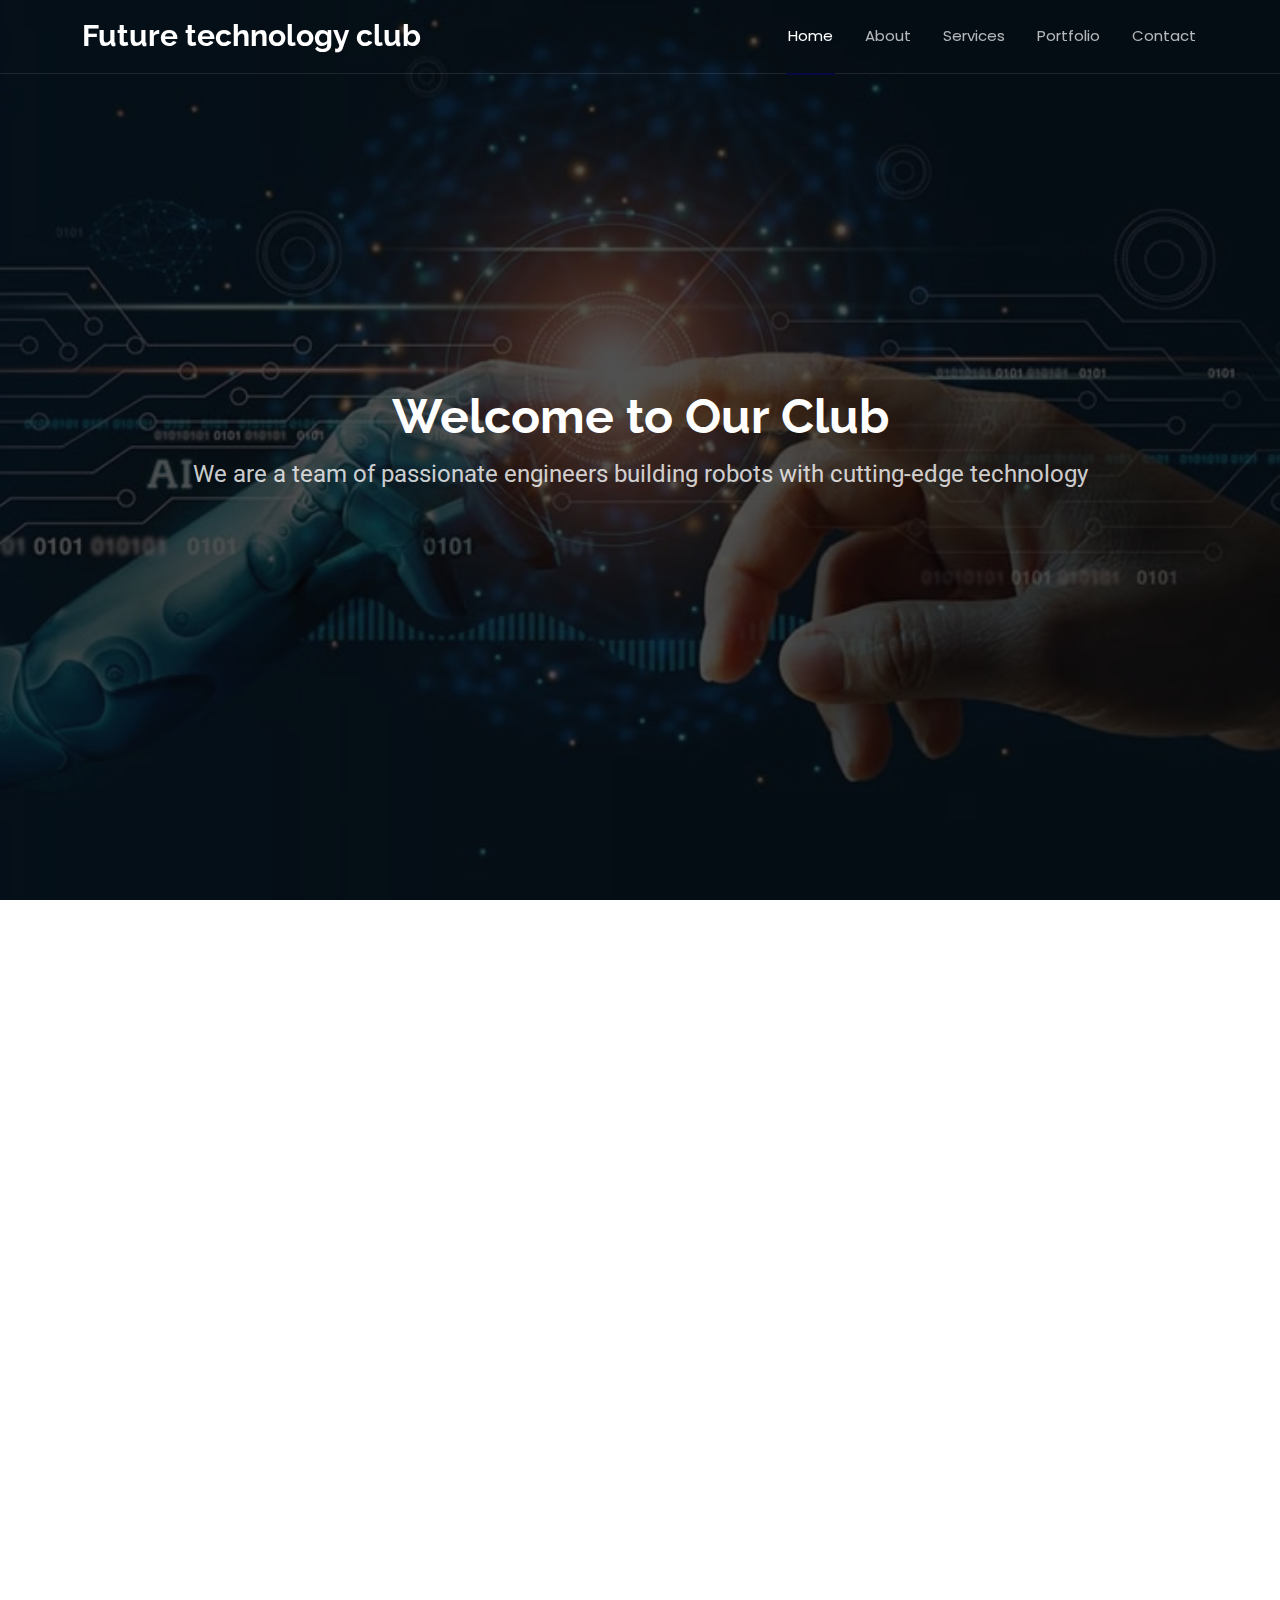
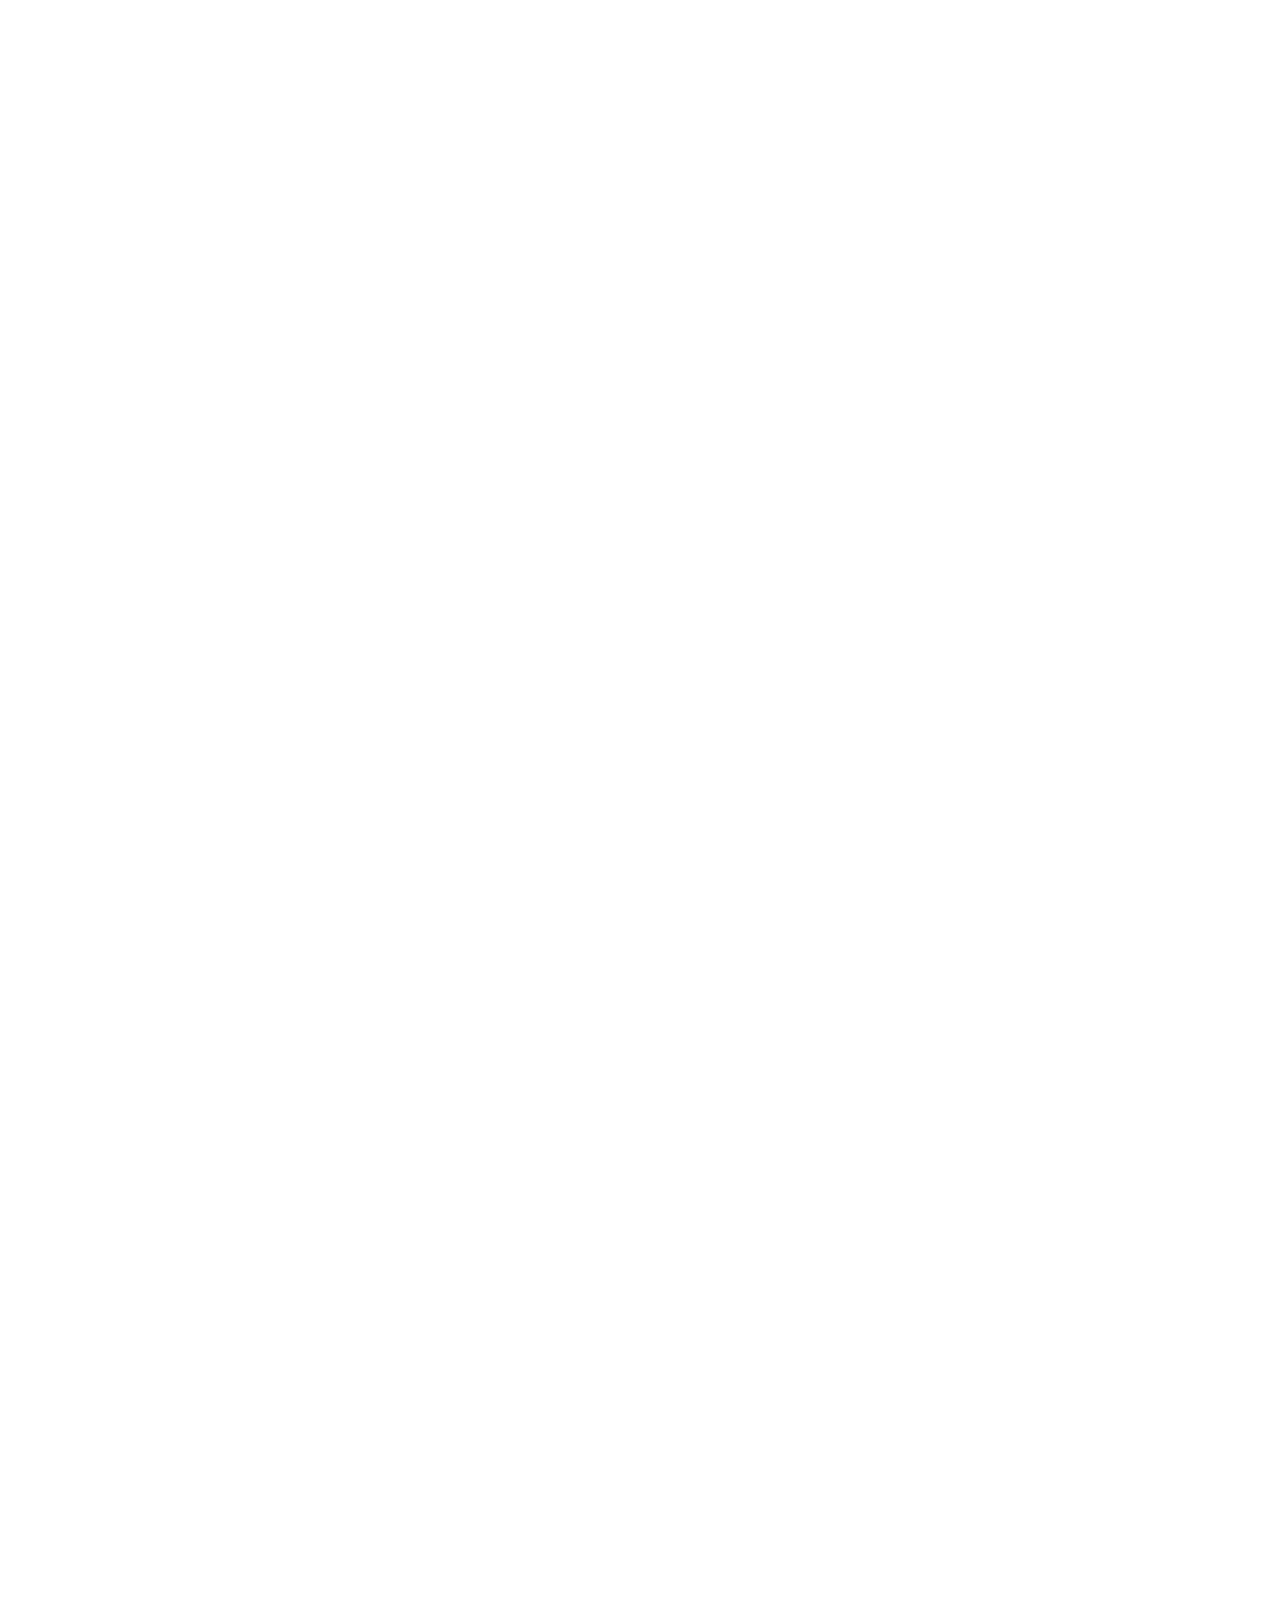
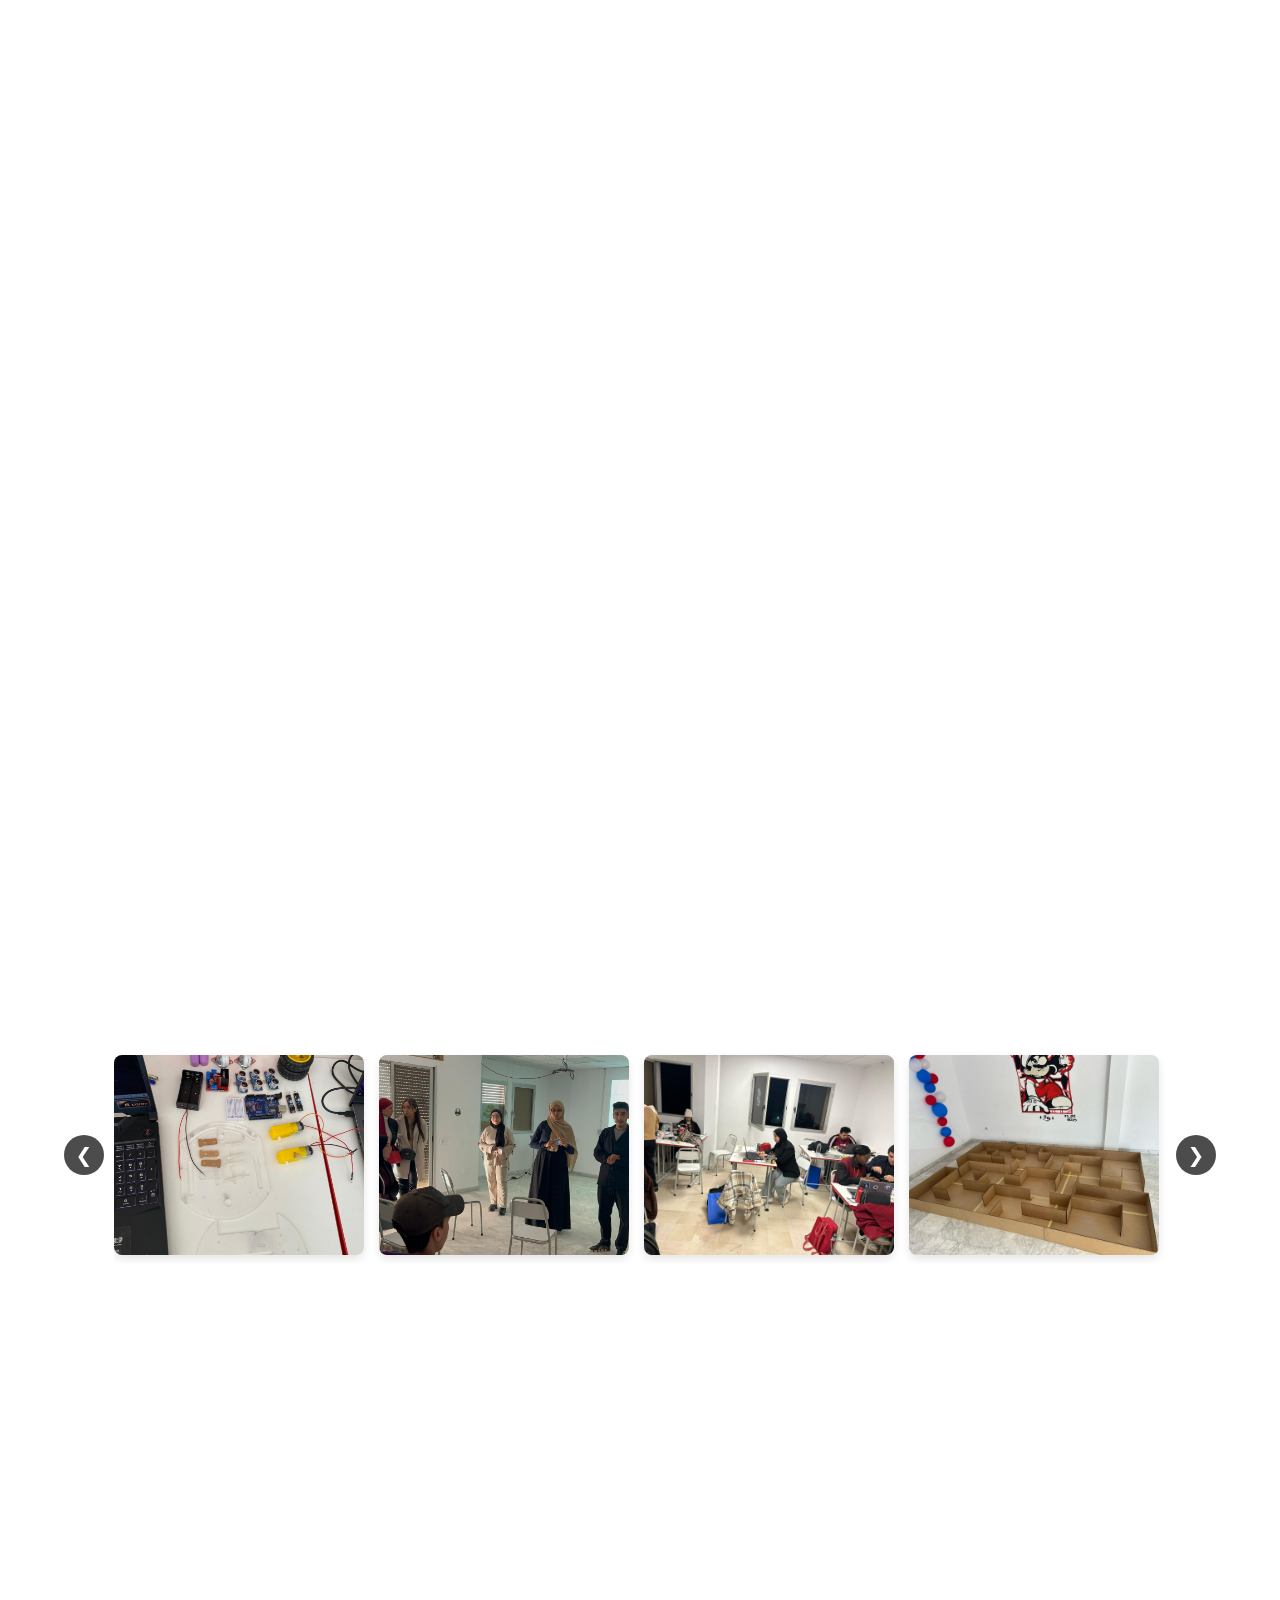
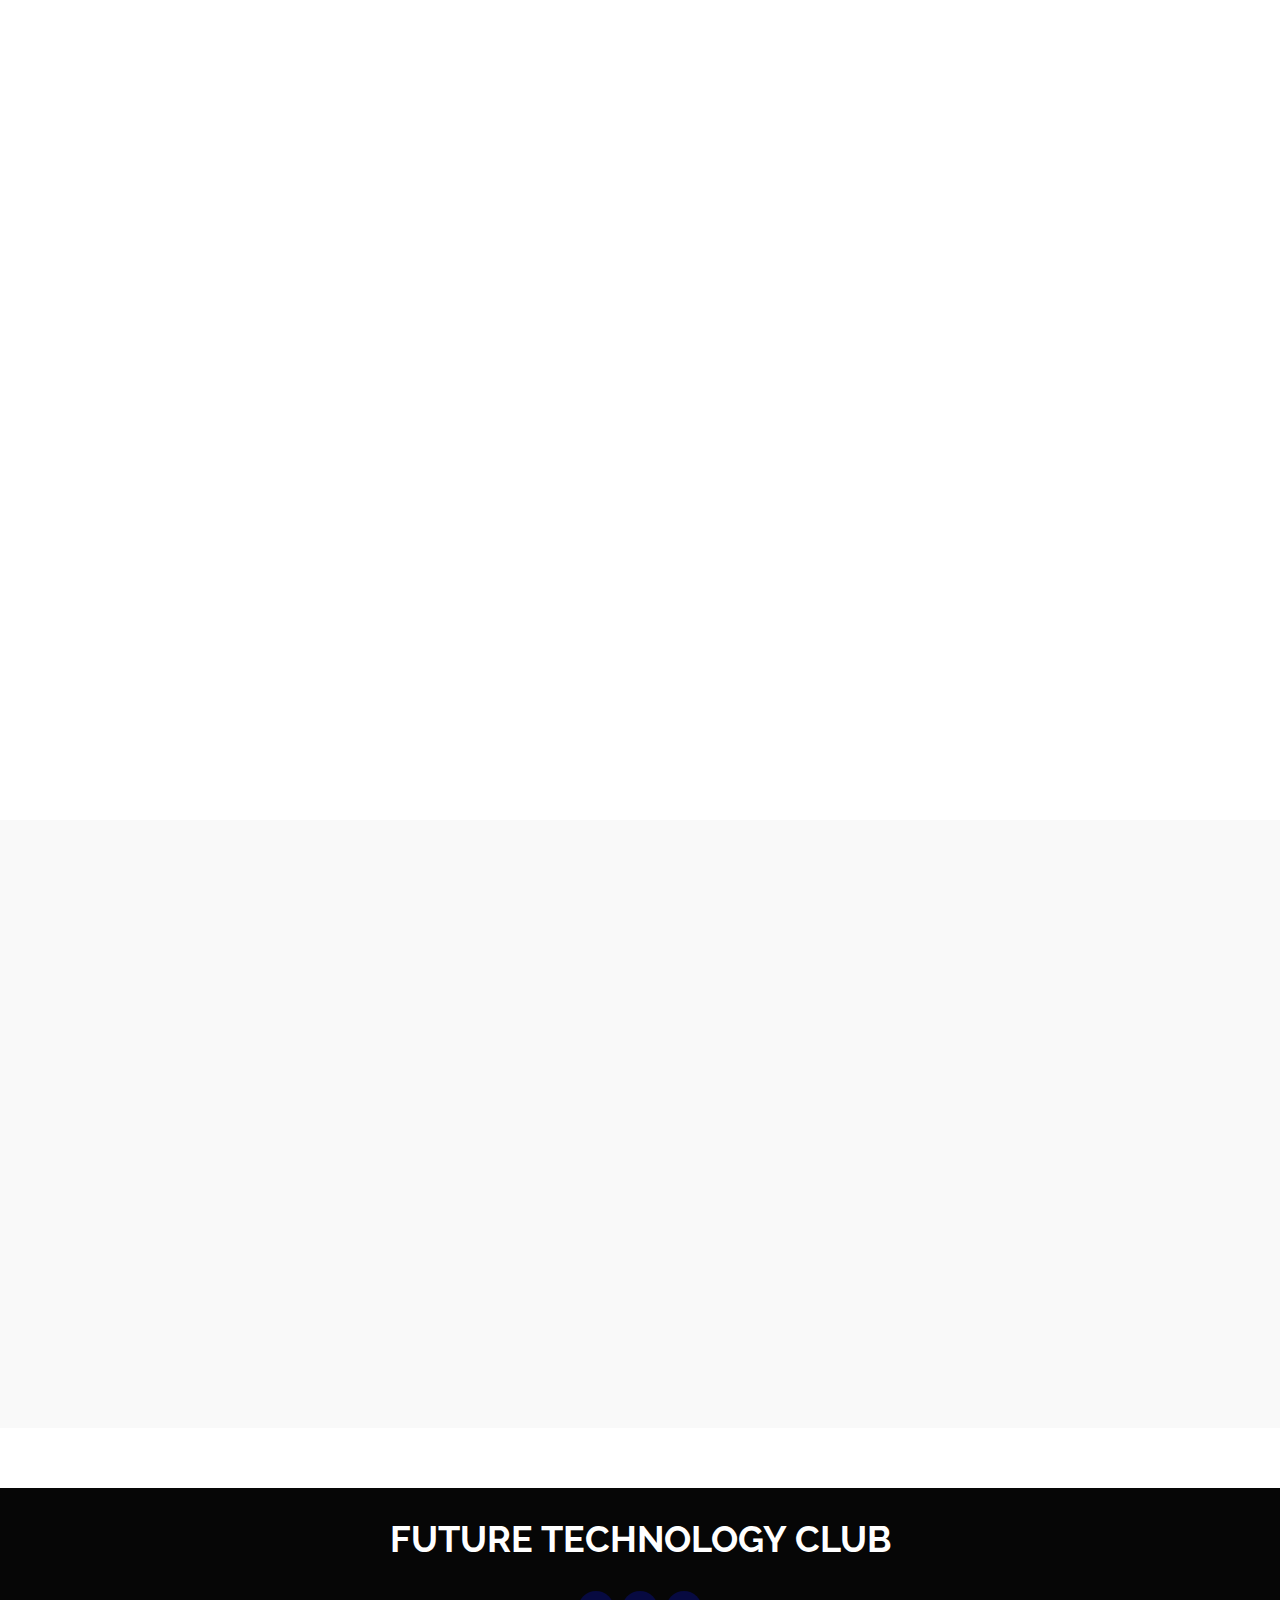
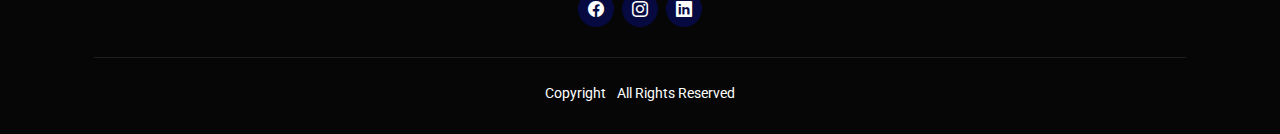
<file: index.html>
<!DOCTYPE html>
<html lang="en">

<head>
  <meta charset="utf-8">
  <meta content="width=device-width, initial-scale=1.0" name="viewport">
  <title>F.T.C</title>
  <meta name="description" content="">
  <meta name="keywords" content="">

  <!-- Favicons -->
  <link href="C:\Users\chaima\Downloads\KnightOne-1.0.0\KnightOne-1.0.0\assets\img\logonew.png" rel="icon">
  <link href="C:\Users\chaima\Downloads\KnightOne-1.0.0\KnightOne-1.0.0\assets\img\logonew.png" rel="apple-touch-icon">

  <!-- Fonts -->
  <link href="https://fonts.googleapis.com" rel="preconnect">
  <link href="https://fonts.gstatic.com" rel="preconnect" crossorigin>
  <link href="https://fonts.googleapis.com/css2?family=Roboto:ital,wght@0,100;0,300;0,400;0,500;0,700;0,900;1,100;1,300;1,400;1,500;1,700;1,900&family=Poppins:ital,wght@0,100;0,200;0,300;0,400;0,500;0,600;0,700;0,800;0,900;1,100;1,200;1,300;1,400;1,500;1,600;1,700;1,800;1,900&family=Raleway:ital,wght@0,100;0,200;0,300;0,400;0,500;0,600;0,700;0,800;0,900;1,100;1,200;1,300;1,400;1,500;1,600;1,700;1,800;1,900&display=swap" rel="stylesheet">

  <!-- Vendor CSS Files -->
  <link href="assets/vendor/bootstrap/css/bootstrap.min.css" rel="stylesheet">
  <link href="assets/vendor/bootstrap-icons/bootstrap-icons.css" rel="stylesheet">
  <link href="assets/vendor/aos/aos.css" rel="stylesheet">
  <link href="assets/vendor/glightbox/css/glightbox.min.css" rel="stylesheet">
  <link href="assets/vendor/swiper/swiper-bundle.min.css" rel="stylesheet">

  <!-- Main CSS File -->
  <link href="assets/css/main.css" rel="stylesheet">

  <!-- =======================================================
  * Template Name: KnightOne
  * Template URL: https://bootstrapmade.com/knight-simple-one-page-bootstrap-template/
  * Updated: Oct 16 2024 with Bootstrap v5.3.3
  * Author: BootstrapMade.com
  * License: https://bootstrapmade.com/license/
  ======================================================== -->
</head>

<body class="index-page">

  <header id="header" class="header d-flex align-items-center fixed-top">
    <div class="container position-relative d-flex align-items-center justify-content-between">

      <a href="index.html" class="logo d-flex align-items-center me-auto me-xl-0">
        <!-- Uncomment the line below if you also wish to use an image logo -->
        <!-- <img src="assets/img/logo.png" alt=""> -->
        <h1 class="sitename">Future technology club</h1>
      </a>

      <nav id="navmenu" class="navmenu">
        <ul>
          <li><a href="#hero" class="active">Home</a></li>
          <li><a href="#about">About</a></li>
          <li><a href="#services">Services</a></li>
          <li><a href="#portfolio">Portfolio</a></li>
         
          
         
          <li><a href="#contact">Contact</a></li>
        </ul>
        <i class="mobile-nav-toggle d-xl-none bi bi-list"></i>
      </nav>

     

    </div>
  </header>

  <main class="main">

    <!-- Hero Section -->
    <section id="hero" class="hero section dark-background">

      <img src="assets/img/robot.jpg" alt="" data-aos="fade-in">

      <div class="container d-flex flex-column align-items-center text-center">
        <h2 data-aos="fade-up" data-aos-delay="100">Welcome to Our Club</h2>
        <p data-aos="fade-up" data-aos-delay="200">We are a team of passionate engineers building robots with cutting-edge technology</p>
        
      </div>

    </section><!-- /Hero Section -->

    <!-- About Section -->
    <section id="about" class="about section">

      <!-- Section Title -->
      <div class="container section-title" data-aos="fade-up">
        <h2>About</h2>
        <p>We are a group of passionate students from iTeam University, exploring the fascinating world of robotics, artificial intelligence, and other cutting-edge technologies. With a strong focus on innovation and problem-solving, we aim to create impactful solutions that push the boundaries of what's possible. Our diverse team combines creativity, technical skills, and a love for learning to work on groundbreaking projects. Join us as we shape the future of technology together!</p>
      </div><!-- End Section Title -->

      <div class="container">

        <div class="row gy-4">

          <div class="col-lg-6 content" data-aos="fade-up" data-aos-delay="100">
           
            <ul>
              <li><i class="bi bi-check2-circle"></i> <span>Designing and building robots for various applications.</span></li>
              <li><i class="bi bi-check2-circle"></i> <span>Developing and implementing AI systems.</span></li>
              <li><i class="bi bi-check2-circle"></i> <span>Experimenting with emerging technologies like IoT and machine learning.</span></li>
              <li><i class="bi bi-check2-circle"></i> <span>Collaborating on interdisciplinary projects to solve real-world challenges.</span></li>
            </ul>
          </div>

          <div class="col-lg-6" data-aos="fade-up" data-aos-delay="200">
            <p>If you're interested in our work and want to stay updated on our latest projects and developments, feel free to follow us on LinkedIn. By following us, you'll get insights into our innovative solutions, upcoming events, and the exciting work we're doing in robotics, artificial intelligence, and other cutting-edge technologies. Join our community and be a part of our journey!. </p>
           
          </div>

        </div>

      </div>

    </section><!-- /About Section -->
    <section id="events" class="events section">
      <div class="container section-title" data-aos="fade-up">
        <h2>Our Events</h2>
        <p>Stay up to date with our hackathons, workshops and tech meetups</p>
      </div>
      
    
      <div class="container">
        <div class="row gy-4">
          <div class="col-xl-4 col-md-6" data-aos="fade-up" data-aos-delay="100">
            <div class="event-card">
              <div class="event-img-wrapper">
                <img src="assets/img/hackathon2024.jpg" class="img-fluid event-img" alt="Hackathon Image">
                <span class="event-status done">Done</span>
              </div>
              <div class="event-content">
                <h5>ISEROBOT 1.0</h5>
                <p>Join us for a 24h hackathon where creativity meets innovation in AI & robotics.</p>
              </div>
            </div>
          </div>

          <div class="col-xl-4 col-md-6" data-aos="fade-up" data-aos-delay="100">
            <div class="event-card">
              <div class="event-img-wrapper">
                <img src="assets/img/supermario.jpg" class="img-fluid event-img" alt="Hackathon Image">
                <span class="event-status done">Done</span>
              </div>
              <div class="event-content">
                <h5>Hackathon Super Mario</h5>
                <p>Join us for a 24h hackathon where creativity meets innovation in AI & robotics.</p>
              </div>
            </div>
          </div>
    
          <!-- Event Card -->
          <div class="col-xl-4 col-md-6" data-aos="fade-up" data-aos-delay="100">
            <div class="event-card">
              <div class="event-img-wrapper">
                <img src="assets/img/hackathon.jpg" class="img-fluid event-img" alt="Hackathon Image">
                <span class="event-status coming">Coming Soon</span>
              </div>
              <div class="event-content">
                <h5>ISEROBOT 2.0</h5>
                <p>Join us for a 24h hackathon where creativity meets innovation in AI & robotics.</p>
                <a href="compititions.html" class="btn btn-primary">S'inscrire</a>
              </div>
            </div>
          </div>
          
          
          
           
    
          <!-- Tu peux copier et modifier ce bloc pour chaque événement -->
    
        </div>
      </div>
    </section>
    

    <!-- Services Section -->
    <section id="services" class="services section">

      <!-- Section Title -->
      <div class="container section-title" data-aos="fade-up">
        <h2>Services</h2>
        <p></p>
      </div><!-- End Section Title -->

      <div class="container">

        <div class="row gy-4">

          <div class="col-lg-4 col-md-6" data-aos="fade-up" data-aos-delay="100">
            <div class="service-item  position-relative">
              <div class="icon">
                <i class="bi bi-robot"></i>
              </div>
              <a href="#" class="stretched-link">
                <h3>Robotics Design & Development</h3>
              </a>
              <p>We create and design advanced robots for various applications, from automation to education, using the latest technologies in mechanical and electrical engineering.</p>
            </div>
          </div><!-- End Service Item -->

          <div class="col-lg-4 col-md-6" data-aos="fade-up" data-aos-delay="200">
            <div class="service-item position-relative">
              <div class="icon">
                <i class="bi bi-cpu"></i>
              </div>
              <a href="#" class="stretched-link">
                <h3>Artificial Intelligence Solutions</h3>
              </a>
              <p>Our team develops intelligent systems that can learn, adapt, and solve problems. We work on AI algorithms and machine learning models tailored to real-world challenges.</p>
            </div>
          </div><!-- End Service Item -->

          <div class="col-lg-4 col-md-6" data-aos="fade-up" data-aos-delay="300">
            <div class="service-item position-relative">
              <div class="icon">
                <i class="bi bi-wifi"></i>
              </div>
              <a href="#" class="stretched-link">
                <h3>IoT Systems Integration</h3>
              </a>
              <p>We integrate Internet of Things (IoT) devices to build smart systems, enabling seamless communication between devices for improved efficiency and functionality.</p>
            </div>
          </div><!-- End Service Item -->

          <div class="col-lg-4 col-md-6" data-aos="fade-up" data-aos-delay="400">
            <div class="service-item position-relative">
              <div class="icon">
                <i class="bi bi-tools"></i>
              </div>
              <a href="#" class="stretched-link">
                <h3>Prototype Building & Testing</h3>
              </a>
              <p>We design, build, and test prototypes for new tech solutions, ensuring that concepts are feasible and ready for development and implementation.</p>
              <a href="#" class="stretched-link"></a>
            </div>
          </div><!-- End Service Item -->

          <div class="col-lg-4 col-md-6" data-aos="fade-up" data-aos-delay="500">
            <div class="service-item position-relative">
              <div class="icon">
                <i class="bi bi-mortarboard"></i>
              </div>
              <a href="#" class="stretched-link">
                <h3>Tech Workshops & Training</h3>
              </a>
              <p>We offer workshops and training sessions on robotics, AI, and emerging technologies to help students and professionals enhance their technical skills.

              </p>
              <a href="#" class="stretched-link"></a>
            </div>
          </div><!-- End Service Item -->

          <div class="col-lg-4 col-md-6" data-aos="fade-up" data-aos-delay="600">
            <div class="service-item position-relative">
              <div class="icon">
                <i class="bi bi-lightbulb"></i>
              </div>
              <a href="#" class="stretched-link">
                <h3>Collaborative Projects & Research</h3>
              </a>
              <p>We collaborate with other tech enthusiasts and organizations on research projects, aiming to push the boundaries of innovation and make an impact in various fields of technology.</p>
              <a href="#" class="stretched-link"></a>
            </div>
          </div><!-- End Service Item -->

        </div>

      </div>

    </section><!-- /Services Section -->

    <!-- Call To Action Section -->
    <!--<section id="call-to-action" class="call-to-action section dark-background">

      <img src="assets/img/cta-bg.jpg" alt="">

      <div class="container">

        <div class="row" data-aos="zoom-in" data-aos-delay="100">
          <div class="col-xl-9 text-center text-xl-start">
            <h3>Call To Action</h3>
            <p>Duis aute irure dolor in reprehenderit in voluptate velit esse cillum dolore eu fugiat nulla pariatur. Excepteur sint occaecat cupidatat non proident, sunt in culpa qui officia deserunt mollit anim id est laborum.</p>
          </div>
          <div class="col-xl-3 cta-btn-container text-center">
            <a class="cta-btn align-middle" href="#">Call To Action</a>
          </div>
        </div>

      </div>

    </section> /Call To Action Section -->

<!-- Features Section -->
<section id="features" class="features section">
  <div class="container">
    <div class="row gy-4">
      <div class="features-image col-lg-6 order-lg-2" data-aos="fade-up" data-aos-delay="100">
        <img src="assets/img/equipe.jpg" alt="">
      </div>

      <div class="col-lg-6 order-lg-1">

        <div class="features-item d-flex ps-0 ps-lg-3 pt-4 pt-lg-0" data-aos="fade-up" data-aos-delay="200">
          <i class="bi bi-chat-square-text flex-shrink-0"></i>
          <div>
            <h4>Communication</h4>
            <p>Develop your communication skills to better express your ideas and work effectively in a team.</p>
          </div>
        </div><!-- End Features Item-->

        <div class="features-item d-flex mt-5 ps-0 ps-lg-3" data-aos="fade-up" data-aos-delay="300">
          <i class="bi bi-person-check flex-shrink-0"></i>
          <div>
            <h4>Self-Confidence</h4>
            <p>Learn to present your projects with confidence and believe in your abilities.</p>
          </div>
        </div><!-- End Features Item-->

        <div class="features-item d-flex mt-5 ps-0 ps-lg-3" data-aos="fade-up" data-aos-delay="400">
          <i class="bi bi-people flex-shrink-0"></i>
          <div>
            <h4>Team Spirit</h4>
            <p>Collaborate with other enthusiasts and learn to work in synergy to achieve your goals.</p>
          </div>
        </div><!-- End Features Item-->

        <div class="features-item d-flex mt-5 ps-0 ps-lg-3" data-aos="fade-up" data-aos-delay="500">
          <i class="bi bi-lightbulb flex-shrink-0"></i>
          <div>
            <h4>Creativity & Innovation</h4>
            <p>Stimulate your imagination and find innovative solutions to complex problems.</p>
          </div>
        </div><!-- End Features Item-->

      </div>
    </div>
  </div>
</section>

    <!-- /Features Section -->

    <!-- Clients Section 
    <section id="clients" class="clients section">

      <div class="container" data-aos="fade-up" data-aos-delay="100">

        <div class="row g-0 clients-wrap">

          <div class="col-xl-3 col-md-4 client-logo">
            <img src="assets/img/clients/client-1.png" class="img-fluid" alt="">
          </div> End Client Item 

          <div class="col-xl-3 col-md-4 client-logo">
            <img src="assets/img/clients/client-2.png" class="img-fluid" alt="">
          </div> End Client Item 

          <div class="col-xl-3 col-md-4 client-logo">
            <img src="assets/img/clients/client-3.png" class="img-fluid" alt="">
          </div> End Client Item 

          <div class="col-xl-3 col-md-4 client-logo">
            <img src="assets/img/clients/client-4.png" class="img-fluid" alt="">
          </div> End Client Item 

          <div class="col-xl-3 col-md-4 client-logo">
            <img src="assets/img/clients/client-5.png" class="img-fluid" alt="">
          </div> End Client Item 

          <div class="col-xl-3 col-md-4 client-logo">
            <img src="assets/img/clients/client-6.png" class="img-fluid" alt="">
          </div> End Client Item

          <div class="col-xl-3 col-md-4 client-logo">
            <img src="assets/img/clients/client-7.png" class="img-fluid" alt="">
          </div> End Client Item 

          <div class="col-xl-3 col-md-4 client-logo">
            <img src="assets/img/clients/client-8.png" class="img-fluid" alt="">
          </div> End Client Item 

        </div>

      </div>

    </section> /Clients Section -->

    <!-- Stats Section 
    <section id="stats" class="stats section dark-background">

      <img src="assets/img/stats-bg.jpg" alt="" data-aos="fade-in">

      <div class="container position-relative" data-aos="fade-up" data-aos-delay="100">

        <div class="subheading">
          <h3>What we have achieved so far</h3>
          <p>Iusto et labore modi qui sapiente xpedita tempora et aut non ipsum consequatur illo.</p>
        </div>

        <div class="row gy-4">

          <div class="col-lg-3 col-md-6">
            <div class="stats-item text-center w-100 h-100">
              <span data-purecounter-start="0" data-purecounter-end="232" data-purecounter-duration="1" class="purecounter"></span>
              <p>Clients</p>
            </div>
          </div> End Stats Item 

          <div class="col-lg-3 col-md-6">
            <div class="stats-item text-center w-100 h-100">
              <span data-purecounter-start="0" data-purecounter-end="521" data-purecounter-duration="1" class="purecounter"></span>
              <p>Projects</p>
            </div>
          </div> End Stats Item 

          <div class="col-lg-3 col-md-6">
            <div class="stats-item text-center w-100 h-100">
              <span data-purecounter-start="0" data-purecounter-end="1453" data-purecounter-duration="1" class="purecounter"></span>
              <p>Hours Of Support</p>
            </div>
          </div> End Stats Item 

          <div class="col-lg-3 col-md-6">
            <div class="stats-item text-center w-100 h-100">
              <span data-purecounter-start="0" data-purecounter-end="32" data-purecounter-duration="1" class="purecounter"></span>
              <p>Workers</p>
            </div>
          </div> End Stats Item 

        </div>

      </div>

    </section> Stats Section -->

    <!-- Portfolio Section -->
    <section id="portfolio" class="portfolio section">

      <!-- Section Title -->
      <div class="container section-title" data-aos="fade-up">
        <h2>Portfolio</h2>
        <p></p>
      </div><!-- End Section Title -->

      <section>
        <div class="photo-slider-container">
          <button class="slider-arrow left-arrow">&#10094;</button>
          <div class="photo-slider">
            <img src="assets/img/1.jpg" alt="photo 1" class="active">
            <img src="assets/img/2.jpg" alt="photo 2">
            <img src="assets/img/3.jpg" alt="photo 3">
            <img src="assets/img/4.jpg" alt="photo 4">
            <img src="assets/img/5.jpg" alt="photo 5">
            <img src="assets/img/6.jpg" alt="photo 6">
            <img src="assets/img/7.jpg" alt="photo 7">
            <img src="assets/img/m1.jpg" alt="photo 5">
            <img src="assets/img/m2.jpg" alt="photo 6">
            <img src="assets/img/m3.jpg" alt="photo 7">
            <img src="assets/img/m4.jpg" alt="photo 6">
            <img src="assets/img/m5.jpg" alt="photo 7">
          </div>
          <button class="slider-arrow right-arrow">&#10095;</button>
        </div>
      </section><!-- /Portfolio Section -->

    <!-- Pricing Section 
    <section id="pricing" class="pricing section light-background">

      Section Title
      <div class="container section-title" data-aos="fade-up">
        <h2>Pricing</h2>
        <p>Necessitatibus eius consequatur ex aliquid fuga eum quidem sint consectetur velit</p>
      </div> End Section Title 

      <div class="container">

        <div class="row gy-4">

          <div class="col-lg-4 col-md-6" data-aos="fade-up" data-aos-delay="100">
            <div class="pricing-item">
              <h3>Free</h3>
              <h4><sup>$</sup>0<span> / month</span></h4>
              <ul>
                <li>Aida dere</li>
                <li>Nec feugiat nisl</li>
                <li>Nulla at volutpat dola</li>
                <li class="na">Pharetra massa</li>
                <li class="na">Massa ultricies mi</li>
              </ul>
              <div class="btn-wrap">
                <a href="#" class="btn-buy">Buy Now</a>
              </div>
            </div>
          </div> End Pricing Item 

          <div class="col-lg-4 col-md-6" data-aos="fade-up" data-aos-delay="200">
            <div class="pricing-item recommended">
              <span class="recommended-badge">Recommended</span>
              <h3>Business</h3>
              <h4><sup>$</sup>19<span> / month</span></h4>
              <ul>
                <li>Aida dere</li>
                <li>Nec feugiat nisl</li>
                <li>Nulla at volutpat dola</li>
                <li>Pharetra massa</li>
                <li class="na">Massa ultricies mi</li>
              </ul>
              <div class="btn-wrap">
                <a href="#" class="btn-buy">Buy Now</a>
              </div>
            </div>
          </div> End Pricing Item 

          <div class="col-lg-4 col-md-6" data-aos="fade-up" data-aos-delay="300">
            <div class="pricing-item">
              <h3>Developer</h3>
              <h4><sup>$</sup>29<span> / month</span></h4>
              <ul>
                <li>Aida dere</li>
                <li>Nec feugiat nisl</li>
                <li>Nulla at volutpat dola</li>
                <li>Pharetra massa</li>
                <li>Massa ultricies mi</li>
              </ul>
              <div class="btn-wrap">
                <a href="#" class="btn-buy">Buy Now</a>
              </div>
            </div>
          </div> End Pricing Item 

        </div>

      </div>

    </section> /Pricing Section -->

    <!-- Faq Section -->
    <!--section id="faq" class="faq section">

      <div class="container-fluid">

        <div class="row gy-4">

          <div class="col-lg-7 d-flex flex-column justify-content-center order-2 order-lg-1">

            <div class="content px-xl-5" data-aos="fade-up" data-aos-delay="100">
              <h3><span>Frequently Asked </span><strong>Questions</strong></h3>
              <p>
                Lorem ipsum dolor sit amet, consectetur adipiscing elit, sed do eiusmod tempor incididunt ut labore et dolore magna aliqua. Duis aute irure dolor in reprehenderit
              </p>
            </div>

            <div class="faq-container px-xl-5" data-aos="fade-up" data-aos-delay="200">

              <div class="faq-item faq-active">
                <i class="faq-icon bi bi-question-circle"></i>
                <h3>Non consectetur a erat nam at lectus urna duis?</h3>
                <div class="faq-content">
                  <p>Feugiat pretium nibh ipsum consequat. Tempus iaculis urna id volutpat lacus laoreet non curabitur gravida. Venenatis lectus magna fringilla urna porttitor rhoncus dolor purus non.</p>
                </div>
                <i class="faq-toggle bi bi-chevron-right"></i>
              </div><End Faq item

              <div class="faq-item">
                <i class="faq-icon bi bi-question-circle"></i>
                <h3>Feugiat scelerisque varius morbi enim nunc faucibus a pellentesque?</h3>
                <div class="faq-content">
                  <p>Dolor sit amet consectetur adipiscing elit pellentesque habitant morbi. Id interdum velit laoreet id donec ultrices. Fringilla phasellus faucibus scelerisque eleifend donec pretium. Est pellentesque elit ullamcorper dignissim. Mauris ultrices eros in cursus turpis massa tincidunt dui.</p>
                </div>
                <i class="faq-toggle bi bi-chevron-right"></i>
              </div> End Faq item

              <div class="faq-item">
                <i class="faq-icon bi bi-question-circle"></i>
                <h3>Dolor sit amet consectetur adipiscing elit pellentesque?</h3>
                <div class="faq-content">
                  <p>Eleifend mi in nulla posuere sollicitudin aliquam ultrices sagittis orci. Faucibus pulvinar elementum integer enim. Sem nulla pharetra diam sit amet nisl suscipit. Rutrum tellus pellentesque eu tincidunt. Lectus urna duis convallis convallis tellus. Urna molestie at elementum eu facilisis sed odio morbi quis</p>
                </div>
                <i class="faq-toggle bi bi-chevron-right"></i>
              </div> End Faq item

            </div>

          </div>

          <div class="col-lg-5 order-1 order-lg-2">
            <img src="assets/img/faq.jpg" class="img-fluid" alt="" data-aos="zoom-in" data-aos-delay="100">
          </div>
        </div>

      </div>

    </section> /Faq Section -->

    <!-- Recent Posts Section -->

    <section id="club-members" class="club-members section">
      <div class="container section-title" data-aos="fade-up">
        <h2>Our Team</h2>
        <p>Meet the members of the Future Technology Club</p>
      </div>
    
      <div class="container">
        <div class="row gy-4">
    
          <!-- Member 1 -->
          <div class="col-lg-4 col-md-6" data-aos="fade-up" data-aos-delay="100">
            <div class="member-card text-center">
              <img src="assets/img/abdo.jpg" alt="" class="" width="160" height="120">
              <h3>Abdarrehmen Arfaoui</h3>
              <p>President</p>
              <p>Email: <a href="mailto:president@email.com">abdoarfaoui92@gmail.com</a></p>
            </div>
          </div>
    
          <!-- Member 2 -->
          <div class="col-lg-4 col-md-6" data-aos="fade-up" data-aos-delay="200">
            <div class="member-card text-center">
              <img src="assets/img/fatma.jpg" alt="" class="" width="160" height="120">
              <h3>Fatma Ezzahra Snoussi</h3>
              <p>Human Resources Manager</p>
              <p>Email: <a href="mailto:vicepresident@email.com">fatmasn912@gmail.com</a></p>
            </div>
          </div>
    
          <!-- Member 3 -->
          <div class="col-lg-4 col-md-6" data-aos="fade-up" data-aos-delay="300">
            <div class="member-card text-center">
              <img src="assets/img/eya.jpg" alt="" class="" width="160" height="120">
              <h3>Eya Kouki</h3>
              <p>Technical Manager</p>
              <p>Email: <a href="mailto:secretary@email.com">eyakouki8@gmail.com</a></p>
            </div>
          </div>
    
          <!-- Member 4 -->
          <div class="col-lg-4 col-md-6" data-aos="fade-up" data-aos-delay="400">
            <div class="member-card text-center">
              <img src="assets/img/chaima.jpg" alt="" class="" width="160" height="120">
              <h3>Chaima Cherni</h3>
              <p>Communication Manager</p>
              <p>Email: <a href="mailto:projectmanager@email.com">chernichaima95@gmail.com</a></p>
            </div>
          </div>
    
          <!-- Member 5 -->
          <div class="col-lg-4 col-md-6" data-aos="fade-up" data-aos-delay="500">
            <div class="member-card text-center">
              <img src="assets/img/oumaima.jpg" alt="" class="" width="160" height="120">
              <h3>Oumaima Louati</h3>
              <p>Marketing Manager</p>
              <p>Email: <a href="mailto:aimanager@email.com">louatioumaima123@gmail.com</a></p>
            </div>
          </div>
          <div class="col-lg-4 col-md-6" data-aos="fade-up" data-aos-delay="200">
            <div class="member-card text-center">
              <img src="assets/img/imen.jpg" alt="" class="" width="160" height="120">
              <h3>Imen Fehri</h3>
              <p>Responsable commercial</p>
              <p>Email: <a href="mailto:vicepresident@email.com">fehriimen1619@gmail.com</a></p>
            </div>
          </div>
    
          <!-- Member 6 -->
          <div class="col-lg-4 col-md-6" data-aos="fade-up" data-aos-delay="600">
            <div class="member-card text-center">
              <img src="assets/img/emna.jpg" alt="" class="" width="160" height="120">
              <h3>Emna Akremi</h3>
              <p>Project Leader</p>
              <p>Email: <a href="mailto:treasurer@email.com">Emnaa.akremi@gmail.com</a></p>
            </div>
          </div>
        </div>
      </div>
    </section>
    <!-- /Recent Posts Section -->

    <!-- Contact Section -->
    <section id="contact" class="contact section light-background">

      <!-- Section Title -->
      <div class="container section-title" data-aos="fade-up">
        <h2>Contact</h2>
        <p></p>
      </div><!-- End Section Title -->

      <div class="container" data-aos="fade" data-aos-delay="100">

        <div class="row gy-4">

          <div class="col-lg-4">
            <div class="info-item d-flex" data-aos="fade-up" data-aos-delay="200">
              <i class="bi bi-geo-alt flex-shrink-0"></i>
              <div>
                <h3>Address</h3>
                <p>85-87 Rue de La Palestine, Tunis 1002</p>
              </div>
            </div><!-- End Info Item -->

            <div class="info-item d-flex" data-aos="fade-up" data-aos-delay="300">
              <i class="bi bi-telephone flex-shrink-0"></i>
              <div>
                <h3>Call Us</h3>
                <p>+216 29 495 662</p>
              </div>
            </div><!-- End Info Item -->

            <div class="info-item d-flex" data-aos="fade-up" data-aos-delay="400">
              <i class="bi bi-envelope flex-shrink-0"></i>
              <div>
                <h3>Email Us</h3>
                <p>ftc.robotic@iteam-univ.tn</p>
              </div>
            </div><!-- End Info Item -->

          </div>

          <div class="col-lg-8">
            <form action="forms/contact.php" method="post" class="php-email-form" data-aos="fade-up" data-aos-delay="200">
              <div class="row gy-4">

                <div class="col-md-6">
                  <input type="text" name="name" class="form-control" placeholder="Your Name" required="">
                </div>

                <div class="col-md-6 ">
                  <input type="email" class="form-control" name="email" placeholder="Your Email" required="">
                </div>

                <div class="col-md-12">
                  <input type="text" class="form-control" name="subject" placeholder="Subject" required="">
                </div>

                <div class="col-md-12">
                  <textarea class="form-control" name="message" rows="6" placeholder="Message" required=""></textarea>
                </div>

                <div class="col-md-12 text-center">
                  <div class="loading">Loading</div>
                  <div class="error-message"></div>
                  <div class="sent-message">Your message has been sent. Thank you!</div>

                  <button type="submit">Send Message</button>
                </div>

              </div>
            </form>
          </div><!-- End Contact Form -->

        </div>

      </div>

    </section><!-- /Contact Section -->

  </main>

  <footer id="footer" class="footer dark-background">
    <div class="container">
      <h3 class="sitename">FUTURE TECHNOLOGY CLUB</h3>
      <p></p>
      <div class="social-links d-flex justify-content-center">
        
        <a href="https://www.facebook.com/profile.php?id=61570351853181&locale=fr_FR"><i class="bi bi-facebook"></i></a>
        <a href="https://www.instagram.com/future_technology_club/"><i class="bi bi-instagram"></i></a>
      
        <a href=""><i class="bi bi-linkedin"></i></a>
      </div>
      <div class="container">
        <div class="copyright">
          <span>Copyright</span> <strong class="px-1 sitename"></strong> <span>All Rights Reserved</span>
        </div>
        <!--<div class="credits">
           All the links in the footer should remain intact. 
           You can delete the links only if you've purchased the pro version. 
           Licensing information: https://bootstrapmade.com/license/ -->
          <!-- Purchase the pro version with working PHP/AJAX contact form: [buy-url] 
          Designed by <a href="https://bootstrapmade.com/">BootstrapMade</a> Distributed by <a href=“https://themewagon.com>ThemeWagon
        </div>
      </div>
    </div>
  </footer>-->

  <!-- Scroll Top -->
  <a href="#" id="scroll-top" class="scroll-top d-flex align-items-center justify-content-center"><i class="bi bi-arrow-up-short"></i></a>

  <!-- Preloader -->
  <div id="preloader"></div>

  <!-- Vendor JS Files -->
  <script src="assets/vendor/bootstrap/js/bootstrap.bundle.min.js"></script>
  <script src="assets/vendor/php-email-form/validate.js"></script>
  <script src="assets/vendor/aos/aos.js"></script>
  <script src="assets/vendor/glightbox/js/glightbox.min.js"></script>
  <script src="assets/vendor/purecounter/purecounter_vanilla.js"></script>
  <script src="assets/vendor/imagesloaded/imagesloaded.pkgd.min.js"></script>
  <script src="assets/vendor/isotope-layout/isotope.pkgd.min.js"></script>
  <script src="assets/vendor/swiper/swiper-bundle.min.js"></script>

  <!-- Main JS File -->
  <script src="assets/js/main.js"></script>

</body>

</html>
</file>
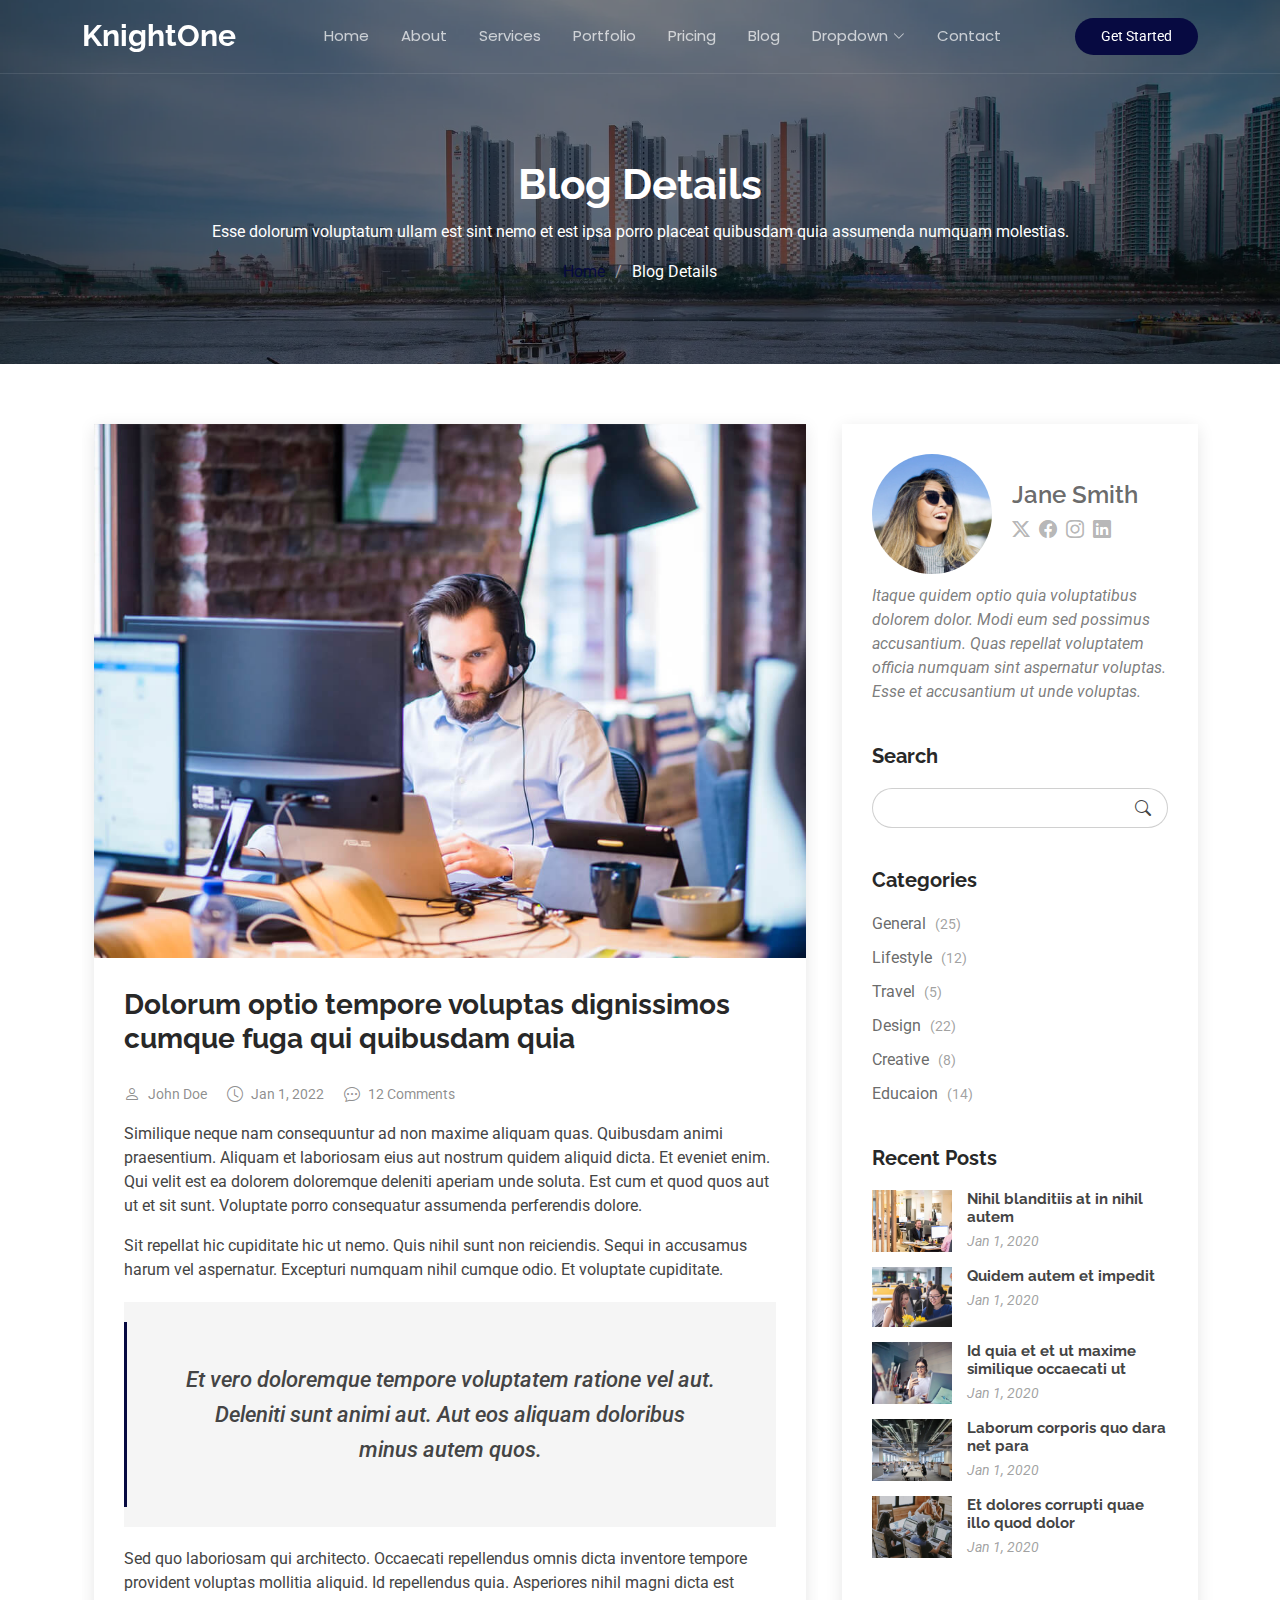
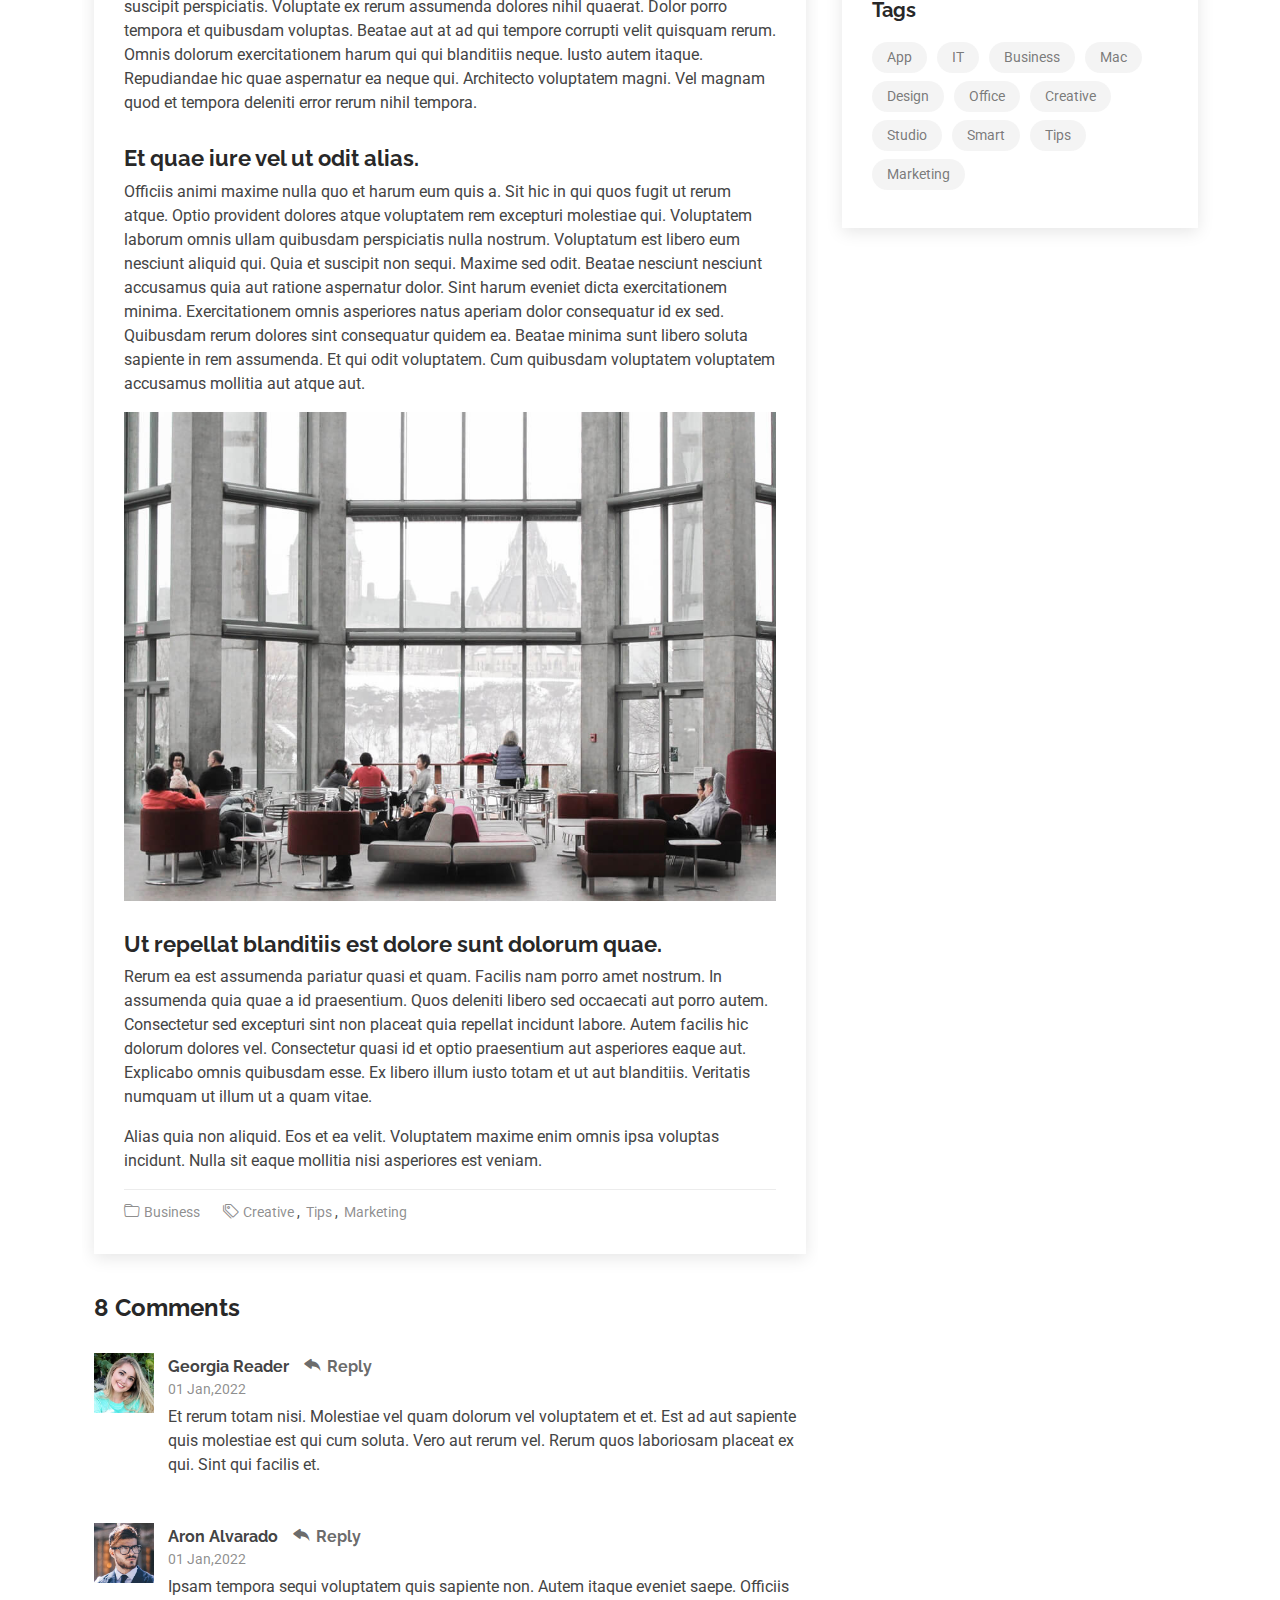
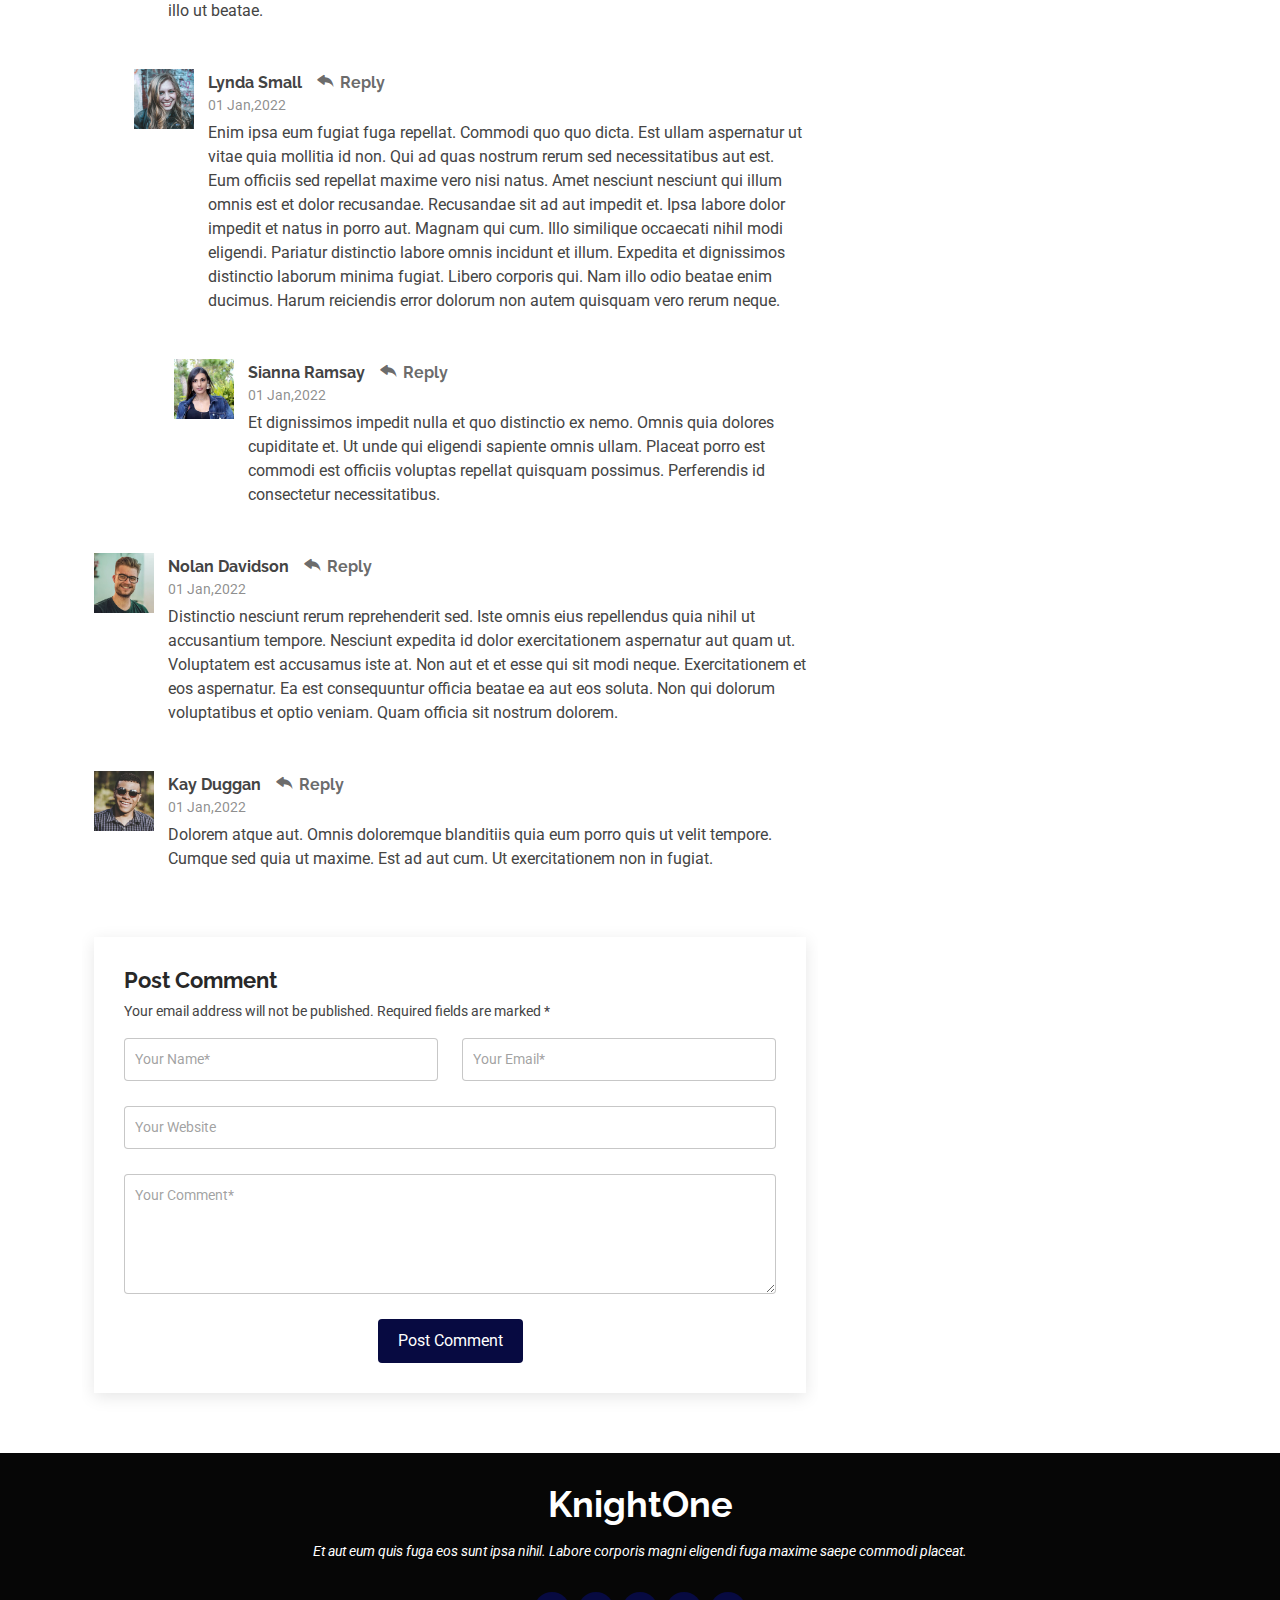
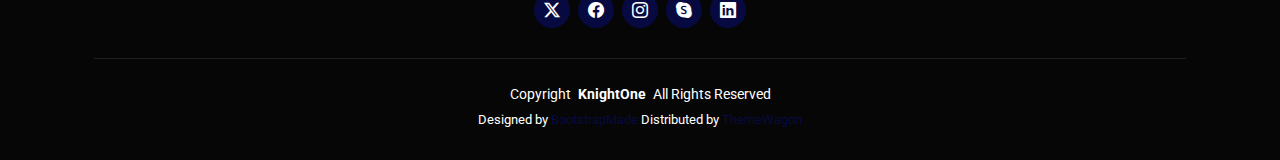
<file: blog-details.html>
<!DOCTYPE html>
<html lang="en">

<head>
  <meta charset="utf-8">
  <meta content="width=device-width, initial-scale=1.0" name="viewport">
  <title>Blog Details - KnightOne Bootstrap Template</title>
  <meta name="description" content="">
  <meta name="keywords" content="">

  <!-- Favicons -->
  <link href="assets/img/favicon.png" rel="icon">
  <link href="assets/img/apple-touch-icon.png" rel="apple-touch-icon">

  <!-- Fonts -->
  <link href="https://fonts.googleapis.com" rel="preconnect">
  <link href="https://fonts.gstatic.com" rel="preconnect" crossorigin>
  <link href="https://fonts.googleapis.com/css2?family=Roboto:ital,wght@0,100;0,300;0,400;0,500;0,700;0,900;1,100;1,300;1,400;1,500;1,700;1,900&family=Poppins:ital,wght@0,100;0,200;0,300;0,400;0,500;0,600;0,700;0,800;0,900;1,100;1,200;1,300;1,400;1,500;1,600;1,700;1,800;1,900&family=Raleway:ital,wght@0,100;0,200;0,300;0,400;0,500;0,600;0,700;0,800;0,900;1,100;1,200;1,300;1,400;1,500;1,600;1,700;1,800;1,900&display=swap" rel="stylesheet">

  <!-- Vendor CSS Files -->
  <link href="assets/vendor/bootstrap/css/bootstrap.min.css" rel="stylesheet">
  <link href="assets/vendor/bootstrap-icons/bootstrap-icons.css" rel="stylesheet">
  <link href="assets/vendor/aos/aos.css" rel="stylesheet">
  <link href="assets/vendor/glightbox/css/glightbox.min.css" rel="stylesheet">
  <link href="assets/vendor/swiper/swiper-bundle.min.css" rel="stylesheet">

  <!-- Main CSS File -->
  <link href="assets/css/main.css" rel="stylesheet">

  <!-- =======================================================
  * Template Name: KnightOne
  * Template URL: https://bootstrapmade.com/knight-simple-one-page-bootstrap-template/
  * Updated: Oct 16 2024 with Bootstrap v5.3.3
  * Author: BootstrapMade.com
  * License: https://bootstrapmade.com/license/
  ======================================================== -->
</head>

<body class="blog-details-page">

  <header id="header" class="header d-flex align-items-center fixed-top">
    <div class="container position-relative d-flex align-items-center justify-content-between">

      <a href="index.html" class="logo d-flex align-items-center me-auto me-xl-0">
        <!-- Uncomment the line below if you also wish to use an image logo -->
        <!-- <img src="assets/img/logo.png" alt=""> -->
        <h1 class="sitename">KnightOne</h1>
      </a>

      <nav id="navmenu" class="navmenu">
        <ul>
          <li><a href="#hero">Home</a></li>
          <li><a href="#about">About</a></li>
          <li><a href="#services">Services</a></li>
          <li><a href="#portfolio">Portfolio</a></li>
          <li><a href="#pricing">Pricing</a></li>
          <li><a href="blog.html">Blog</a></li>
          <li class="dropdown"><a href="#"><span>Dropdown</span> <i class="bi bi-chevron-down toggle-dropdown"></i></a>
            <ul>
              <li><a href="#">Dropdown 1</a></li>
              <li class="dropdown"><a href="#"><span>Deep Dropdown</span> <i class="bi bi-chevron-down toggle-dropdown"></i></a>
                <ul>
                  <li><a href="#">Deep Dropdown 1</a></li>
                  <li><a href="#">Deep Dropdown 2</a></li>
                  <li><a href="#">Deep Dropdown 3</a></li>
                  <li><a href="#">Deep Dropdown 4</a></li>
                  <li><a href="#">Deep Dropdown 5</a></li>
                </ul>
              </li>
              <li><a href="#">Dropdown 2</a></li>
              <li><a href="#">Dropdown 3</a></li>
              <li><a href="#">Dropdown 4</a></li>
            </ul>
          </li>
          <li><a href="#contact">Contact</a></li>
        </ul>
        <i class="mobile-nav-toggle d-xl-none bi bi-list"></i>
      </nav>

      <a class="cta-btn" href="#about">Get Started</a>

    </div>
  </header>

  <main class="main">

    <!-- Page Title -->
    <div class="page-title dark-background" data-aos="fade" style="background-image: url(assets/img/page-title-bg.webp);">
      <div class="container position-relative">
        <h1>Blog Details</h1>
        <p>Esse dolorum voluptatum ullam est sint nemo et est ipsa porro placeat quibusdam quia assumenda numquam molestias.</p>
        <nav class="breadcrumbs">
          <ol>
            <li><a href="index.html">Home</a></li>
            <li class="current">Blog Details</li>
          </ol>
        </nav>
      </div>
    </div><!-- End Page Title -->

    <div class="container">
      <div class="row">

        <div class="col-lg-8">

          <!-- Blog Details Section -->
          <section id="blog-details" class="blog-details section">
            <div class="container">

              <article class="article">

                <div class="post-img">
                  <img src="assets/img/blog/blog-1.jpg" alt="" class="img-fluid">
                </div>

                <h2 class="title">Dolorum optio tempore voluptas dignissimos cumque fuga qui quibusdam quia</h2>

                <div class="meta-top">
                  <ul>
                    <li class="d-flex align-items-center"><i class="bi bi-person"></i> <a href="blog-details.html">John Doe</a></li>
                    <li class="d-flex align-items-center"><i class="bi bi-clock"></i> <a href="blog-details.html"><time datetime="2020-01-01">Jan 1, 2022</time></a></li>
                    <li class="d-flex align-items-center"><i class="bi bi-chat-dots"></i> <a href="blog-details.html">12 Comments</a></li>
                  </ul>
                </div><!-- End meta top -->

                <div class="content">
                  <p>
                    Similique neque nam consequuntur ad non maxime aliquam quas. Quibusdam animi praesentium. Aliquam et laboriosam eius aut nostrum quidem aliquid dicta.
                    Et eveniet enim. Qui velit est ea dolorem doloremque deleniti aperiam unde soluta. Est cum et quod quos aut ut et sit sunt. Voluptate porro consequatur assumenda perferendis dolore.
                  </p>

                  <p>
                    Sit repellat hic cupiditate hic ut nemo. Quis nihil sunt non reiciendis. Sequi in accusamus harum vel aspernatur. Excepturi numquam nihil cumque odio. Et voluptate cupiditate.
                  </p>

                  <blockquote>
                    <p>
                      Et vero doloremque tempore voluptatem ratione vel aut. Deleniti sunt animi aut. Aut eos aliquam doloribus minus autem quos.
                    </p>
                  </blockquote>

                  <p>
                    Sed quo laboriosam qui architecto. Occaecati repellendus omnis dicta inventore tempore provident voluptas mollitia aliquid. Id repellendus quia. Asperiores nihil magni dicta est suscipit perspiciatis. Voluptate ex rerum assumenda dolores nihil quaerat.
                    Dolor porro tempora et quibusdam voluptas. Beatae aut at ad qui tempore corrupti velit quisquam rerum. Omnis dolorum exercitationem harum qui qui blanditiis neque.
                    Iusto autem itaque. Repudiandae hic quae aspernatur ea neque qui. Architecto voluptatem magni. Vel magnam quod et tempora deleniti error rerum nihil tempora.
                  </p>

                  <h3>Et quae iure vel ut odit alias.</h3>
                  <p>
                    Officiis animi maxime nulla quo et harum eum quis a. Sit hic in qui quos fugit ut rerum atque. Optio provident dolores atque voluptatem rem excepturi molestiae qui. Voluptatem laborum omnis ullam quibusdam perspiciatis nulla nostrum. Voluptatum est libero eum nesciunt aliquid qui.
                    Quia et suscipit non sequi. Maxime sed odit. Beatae nesciunt nesciunt accusamus quia aut ratione aspernatur dolor. Sint harum eveniet dicta exercitationem minima. Exercitationem omnis asperiores natus aperiam dolor consequatur id ex sed. Quibusdam rerum dolores sint consequatur quidem ea.
                    Beatae minima sunt libero soluta sapiente in rem assumenda. Et qui odit voluptatem. Cum quibusdam voluptatem voluptatem accusamus mollitia aut atque aut.
                  </p>
                  <img src="assets/img/blog/blog-inside-post.jpg" class="img-fluid" alt="">

                  <h3>Ut repellat blanditiis est dolore sunt dolorum quae.</h3>
                  <p>
                    Rerum ea est assumenda pariatur quasi et quam. Facilis nam porro amet nostrum. In assumenda quia quae a id praesentium. Quos deleniti libero sed occaecati aut porro autem. Consectetur sed excepturi sint non placeat quia repellat incidunt labore. Autem facilis hic dolorum dolores vel.
                    Consectetur quasi id et optio praesentium aut asperiores eaque aut. Explicabo omnis quibusdam esse. Ex libero illum iusto totam et ut aut blanditiis. Veritatis numquam ut illum ut a quam vitae.
                  </p>
                  <p>
                    Alias quia non aliquid. Eos et ea velit. Voluptatem maxime enim omnis ipsa voluptas incidunt. Nulla sit eaque mollitia nisi asperiores est veniam.
                  </p>

                </div><!-- End post content -->

                <div class="meta-bottom">
                  <i class="bi bi-folder"></i>
                  <ul class="cats">
                    <li><a href="#">Business</a></li>
                  </ul>

                  <i class="bi bi-tags"></i>
                  <ul class="tags">
                    <li><a href="#">Creative</a></li>
                    <li><a href="#">Tips</a></li>
                    <li><a href="#">Marketing</a></li>
                  </ul>
                </div><!-- End meta bottom -->

              </article>

            </div>
          </section><!-- /Blog Details Section -->

          <!-- Blog Comments Section -->
          <section id="blog-comments" class="blog-comments section">

            <div class="container">

              <h4 class="comments-count">8 Comments</h4>

              <div id="comment-1" class="comment">
                <div class="d-flex">
                  <div class="comment-img"><img src="assets/img/blog/comments-1.jpg" alt=""></div>
                  <div>
                    <h5><a href="">Georgia Reader</a> <a href="#" class="reply"><i class="bi bi-reply-fill"></i> Reply</a></h5>
                    <time datetime="2020-01-01">01 Jan,2022</time>
                    <p>
                      Et rerum totam nisi. Molestiae vel quam dolorum vel voluptatem et et. Est ad aut sapiente quis molestiae est qui cum soluta.
                      Vero aut rerum vel. Rerum quos laboriosam placeat ex qui. Sint qui facilis et.
                    </p>
                  </div>
                </div>
              </div><!-- End comment #1 -->

              <div id="comment-2" class="comment">
                <div class="d-flex">
                  <div class="comment-img"><img src="assets/img/blog/comments-2.jpg" alt=""></div>
                  <div>
                    <h5><a href="">Aron Alvarado</a> <a href="#" class="reply"><i class="bi bi-reply-fill"></i> Reply</a></h5>
                    <time datetime="2020-01-01">01 Jan,2022</time>
                    <p>
                      Ipsam tempora sequi voluptatem quis sapiente non. Autem itaque eveniet saepe. Officiis illo ut beatae.
                    </p>
                  </div>
                </div>

                <div id="comment-reply-1" class="comment comment-reply">
                  <div class="d-flex">
                    <div class="comment-img"><img src="assets/img/blog/comments-3.jpg" alt=""></div>
                    <div>
                      <h5><a href="">Lynda Small</a> <a href="#" class="reply"><i class="bi bi-reply-fill"></i> Reply</a></h5>
                      <time datetime="2020-01-01">01 Jan,2022</time>
                      <p>
                        Enim ipsa eum fugiat fuga repellat. Commodi quo quo dicta. Est ullam aspernatur ut vitae quia mollitia id non. Qui ad quas nostrum rerum sed necessitatibus aut est. Eum officiis sed repellat maxime vero nisi natus. Amet nesciunt nesciunt qui illum omnis est et dolor recusandae.

                        Recusandae sit ad aut impedit et. Ipsa labore dolor impedit et natus in porro aut. Magnam qui cum. Illo similique occaecati nihil modi eligendi. Pariatur distinctio labore omnis incidunt et illum. Expedita et dignissimos distinctio laborum minima fugiat.

                        Libero corporis qui. Nam illo odio beatae enim ducimus. Harum reiciendis error dolorum non autem quisquam vero rerum neque.
                      </p>
                    </div>
                  </div>

                  <div id="comment-reply-2" class="comment comment-reply">
                    <div class="d-flex">
                      <div class="comment-img"><img src="assets/img/blog/comments-4.jpg" alt=""></div>
                      <div>
                        <h5><a href="">Sianna Ramsay</a> <a href="#" class="reply"><i class="bi bi-reply-fill"></i> Reply</a></h5>
                        <time datetime="2020-01-01">01 Jan,2022</time>
                        <p>
                          Et dignissimos impedit nulla et quo distinctio ex nemo. Omnis quia dolores cupiditate et. Ut unde qui eligendi sapiente omnis ullam. Placeat porro est commodi est officiis voluptas repellat quisquam possimus. Perferendis id consectetur necessitatibus.
                        </p>
                      </div>
                    </div>

                  </div><!-- End comment reply #2-->

                </div><!-- End comment reply #1-->

              </div><!-- End comment #2-->

              <div id="comment-3" class="comment">
                <div class="d-flex">
                  <div class="comment-img"><img src="assets/img/blog/comments-5.jpg" alt=""></div>
                  <div>
                    <h5><a href="">Nolan Davidson</a> <a href="#" class="reply"><i class="bi bi-reply-fill"></i> Reply</a></h5>
                    <time datetime="2020-01-01">01 Jan,2022</time>
                    <p>
                      Distinctio nesciunt rerum reprehenderit sed. Iste omnis eius repellendus quia nihil ut accusantium tempore. Nesciunt expedita id dolor exercitationem aspernatur aut quam ut. Voluptatem est accusamus iste at.
                      Non aut et et esse qui sit modi neque. Exercitationem et eos aspernatur. Ea est consequuntur officia beatae ea aut eos soluta. Non qui dolorum voluptatibus et optio veniam. Quam officia sit nostrum dolorem.
                    </p>
                  </div>
                </div>

              </div><!-- End comment #3 -->

              <div id="comment-4" class="comment">
                <div class="d-flex">
                  <div class="comment-img"><img src="assets/img/blog/comments-6.jpg" alt=""></div>
                  <div>
                    <h5><a href="">Kay Duggan</a> <a href="#" class="reply"><i class="bi bi-reply-fill"></i> Reply</a></h5>
                    <time datetime="2020-01-01">01 Jan,2022</time>
                    <p>
                      Dolorem atque aut. Omnis doloremque blanditiis quia eum porro quis ut velit tempore. Cumque sed quia ut maxime. Est ad aut cum. Ut exercitationem non in fugiat.
                    </p>
                  </div>
                </div>

              </div><!-- End comment #4 -->

            </div>

          </section><!-- /Blog Comments Section -->

          <!-- Comment Form Section -->
          <section id="comment-form" class="comment-form section">
            <div class="container">

              <form action="">

                <h4>Post Comment</h4>
                <p>Your email address will not be published. Required fields are marked * </p>
                <div class="row">
                  <div class="col-md-6 form-group">
                    <input name="name" type="text" class="form-control" placeholder="Your Name*">
                  </div>
                  <div class="col-md-6 form-group">
                    <input name="email" type="text" class="form-control" placeholder="Your Email*">
                  </div>
                </div>
                <div class="row">
                  <div class="col form-group">
                    <input name="website" type="text" class="form-control" placeholder="Your Website">
                  </div>
                </div>
                <div class="row">
                  <div class="col form-group">
                    <textarea name="comment" class="form-control" placeholder="Your Comment*"></textarea>
                  </div>
                </div>

                <div class="text-center">
                  <button type="submit" class="btn btn-primary">Post Comment</button>
                </div>

              </form>

            </div>
          </section><!-- /Comment Form Section -->

        </div>

        <div class="col-lg-4 sidebar">

          <div class="widgets-container">

            <!-- Blog Author Widget -->
            <div class="blog-author-widget widget-item">

              <div class="d-flex flex-column align-items-center">
                <div class="d-flex align-items-center w-100">
                  <img src="assets/img/blog/blog-author.jpg" class="rounded-circle flex-shrink-0" alt="">
                  <div>
                    <h4>Jane Smith</h4>
                    <div class="social-links">
                      <a href="https://x.com/#"><i class="bi bi-twitter-x"></i></a>
                      <a href="https://facebook.com/#"><i class="bi bi-facebook"></i></a>
                      <a href="https://instagram.com/#"><i class="biu bi-instagram"></i></a>
                      <a href="https://instagram.com/#"><i class="biu bi-linkedin"></i></a>
                    </div>
                  </div>
                </div>

                <p>
                  Itaque quidem optio quia voluptatibus dolorem dolor. Modi eum sed possimus accusantium. Quas repellat voluptatem officia numquam sint aspernatur voluptas. Esse et accusantium ut unde voluptas.
                </p>

              </div>

            </div><!--/Blog Author Widget -->

            <!-- Search Widget -->
            <div class="search-widget widget-item">

              <h3 class="widget-title">Search</h3>
              <form action="">
                <input type="text">
                <button type="submit" title="Search"><i class="bi bi-search"></i></button>
              </form>

            </div><!--/Search Widget -->

            <!-- Categories Widget -->
            <div class="categories-widget widget-item">

              <h3 class="widget-title">Categories</h3>
              <ul class="mt-3">
                <li><a href="#">General <span>(25)</span></a></li>
                <li><a href="#">Lifestyle <span>(12)</span></a></li>
                <li><a href="#">Travel <span>(5)</span></a></li>
                <li><a href="#">Design <span>(22)</span></a></li>
                <li><a href="#">Creative <span>(8)</span></a></li>
                <li><a href="#">Educaion <span>(14)</span></a></li>
              </ul>

            </div><!--/Categories Widget -->

            <!-- Recent Posts Widget -->
            <div class="recent-posts-widget widget-item">

              <h3 class="widget-title">Recent Posts</h3>

              <div class="post-item">
                <img src="assets/img/blog/blog-recent-1.jpg" alt="" class="flex-shrink-0">
                <div>
                  <h4><a href="blog-details.html">Nihil blanditiis at in nihil autem</a></h4>
                  <time datetime="2020-01-01">Jan 1, 2020</time>
                </div>
              </div><!-- End recent post item-->

              <div class="post-item">
                <img src="assets/img/blog/blog-recent-2.jpg" alt="" class="flex-shrink-0">
                <div>
                  <h4><a href="blog-details.html">Quidem autem et impedit</a></h4>
                  <time datetime="2020-01-01">Jan 1, 2020</time>
                </div>
              </div><!-- End recent post item-->

              <div class="post-item">
                <img src="assets/img/blog/blog-recent-3.jpg" alt="" class="flex-shrink-0">
                <div>
                  <h4><a href="blog-details.html">Id quia et et ut maxime similique occaecati ut</a></h4>
                  <time datetime="2020-01-01">Jan 1, 2020</time>
                </div>
              </div><!-- End recent post item-->

              <div class="post-item">
                <img src="assets/img/blog/blog-recent-4.jpg" alt="" class="flex-shrink-0">
                <div>
                  <h4><a href="blog-details.html">Laborum corporis quo dara net para</a></h4>
                  <time datetime="2020-01-01">Jan 1, 2020</time>
                </div>
              </div><!-- End recent post item-->

              <div class="post-item">
                <img src="assets/img/blog/blog-recent-5.jpg" alt="" class="flex-shrink-0">
                <div>
                  <h4><a href="blog-details.html">Et dolores corrupti quae illo quod dolor</a></h4>
                  <time datetime="2020-01-01">Jan 1, 2020</time>
                </div>
              </div><!-- End recent post item-->

            </div><!--/Recent Posts Widget -->

            <!-- Tags Widget -->
            <div class="tags-widget widget-item">

              <h3 class="widget-title">Tags</h3>
              <ul>
                <li><a href="#">App</a></li>
                <li><a href="#">IT</a></li>
                <li><a href="#">Business</a></li>
                <li><a href="#">Mac</a></li>
                <li><a href="#">Design</a></li>
                <li><a href="#">Office</a></li>
                <li><a href="#">Creative</a></li>
                <li><a href="#">Studio</a></li>
                <li><a href="#">Smart</a></li>
                <li><a href="#">Tips</a></li>
                <li><a href="#">Marketing</a></li>
              </ul>

            </div><!--/Tags Widget -->

          </div>

        </div>

      </div>
    </div>

  </main>

  <footer id="footer" class="footer dark-background">
    <div class="container">
      <h3 class="sitename">KnightOne</h3>
      <p>Et aut eum quis fuga eos sunt ipsa nihil. Labore corporis magni eligendi fuga maxime saepe commodi placeat.</p>
      <div class="social-links d-flex justify-content-center">
        <a href=""><i class="bi bi-twitter-x"></i></a>
        <a href=""><i class="bi bi-facebook"></i></a>
        <a href=""><i class="bi bi-instagram"></i></a>
        <a href=""><i class="bi bi-skype"></i></a>
        <a href=""><i class="bi bi-linkedin"></i></a>
      </div>
      <div class="container">
        <div class="copyright">
          <span>Copyright</span> <strong class="px-1 sitename">KnightOne</strong> <span>All Rights Reserved</span>
        </div>
        <div class="credits">
          <!-- All the links in the footer should remain intact. -->
          <!-- You can delete the links only if you've purchased the pro version. -->
          <!-- Licensing information: https://bootstrapmade.com/license/ -->
          <!-- Purchase the pro version with working PHP/AJAX contact form: [buy-url] -->
          Designed by <a href="https://bootstrapmade.com/">BootstrapMade</a> Distributed by <a href=“https://themewagon.com>ThemeWagon
        </div>
      </div>
    </div>
  </footer>

  <!-- Scroll Top -->
  <a href="#" id="scroll-top" class="scroll-top d-flex align-items-center justify-content-center"><i class="bi bi-arrow-up-short"></i></a>

  <!-- Preloader -->
  <div id="preloader"></div>

  <!-- Vendor JS Files -->
  <script src="assets/vendor/bootstrap/js/bootstrap.bundle.min.js"></script>
  <script src="assets/vendor/php-email-form/validate.js"></script>
  <script src="assets/vendor/aos/aos.js"></script>
  <script src="assets/vendor/glightbox/js/glightbox.min.js"></script>
  <script src="assets/vendor/purecounter/purecounter_vanilla.js"></script>
  <script src="assets/vendor/imagesloaded/imagesloaded.pkgd.min.js"></script>
  <script src="assets/vendor/isotope-layout/isotope.pkgd.min.js"></script>
  <script src="assets/vendor/swiper/swiper-bundle.min.js"></script>

  <!-- Main JS File -->
  <script src="assets/js/main.js"></script>

</body>

</html>
</file>
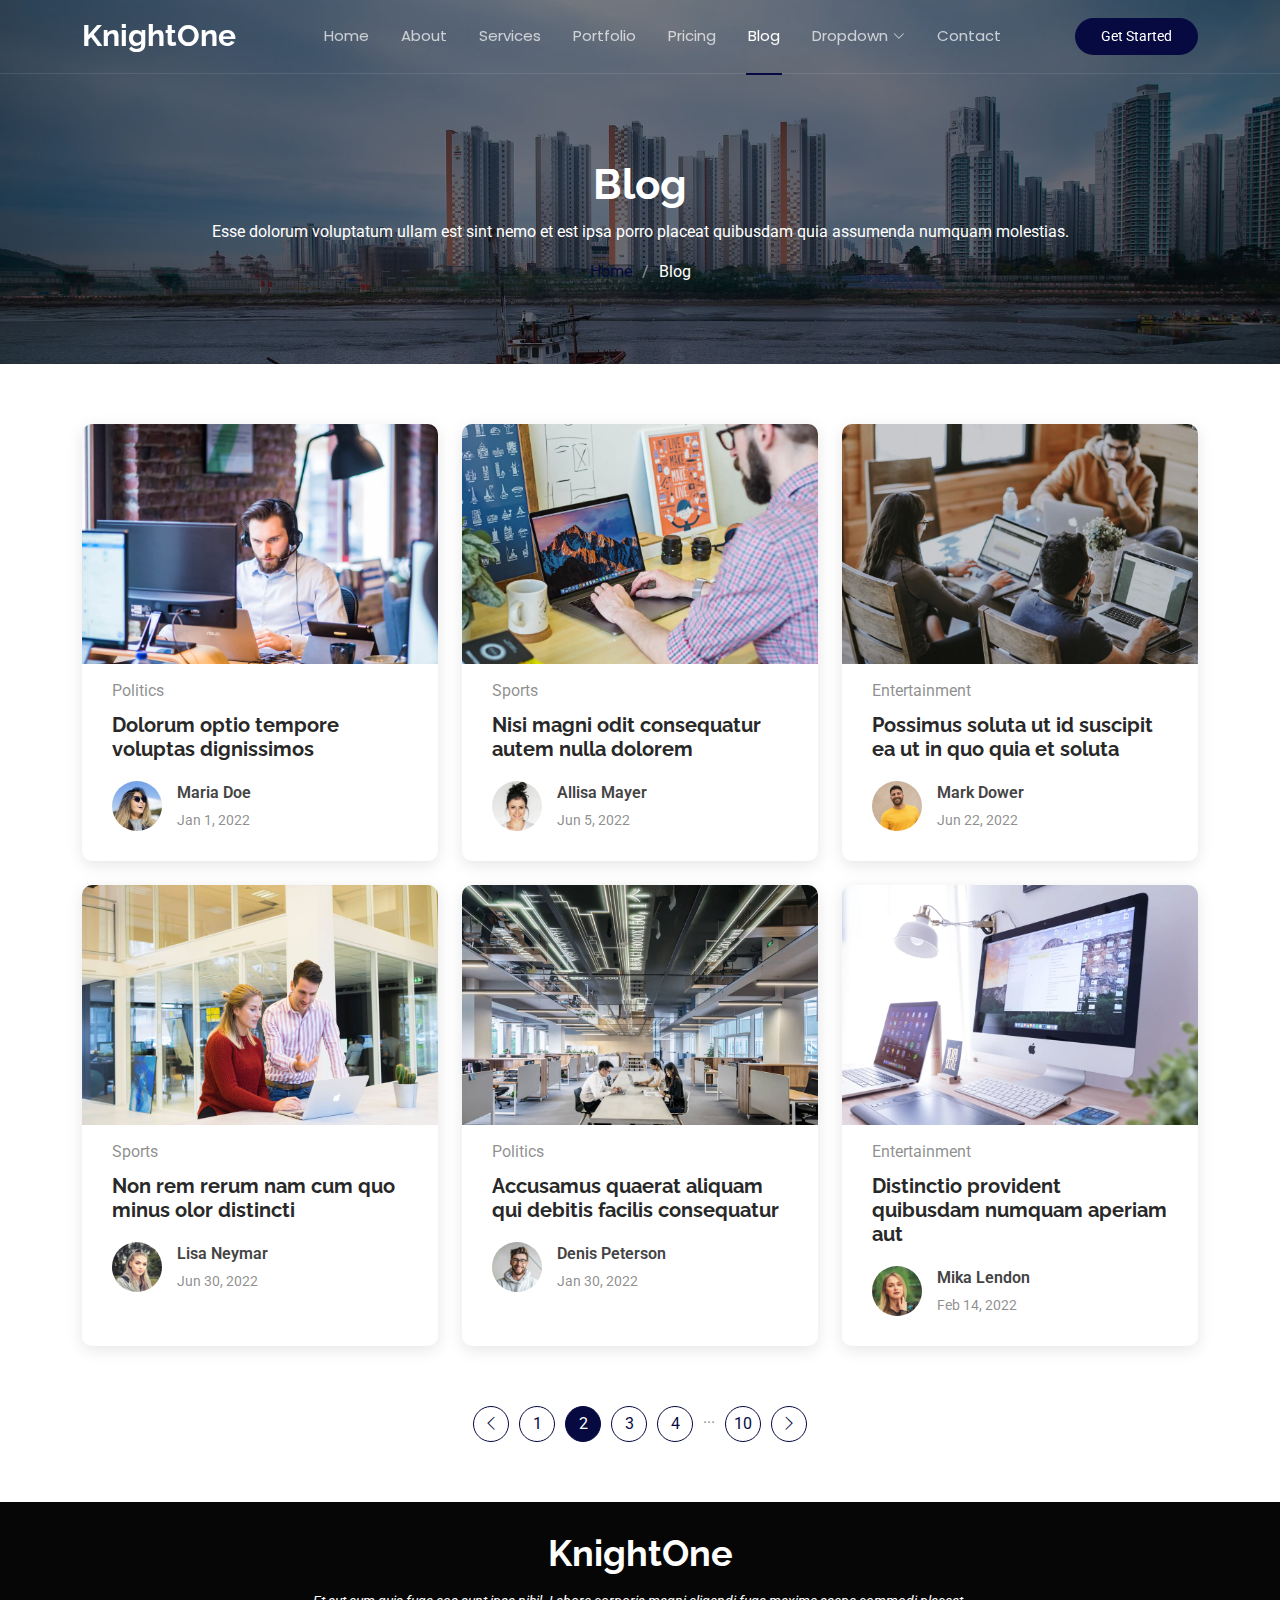
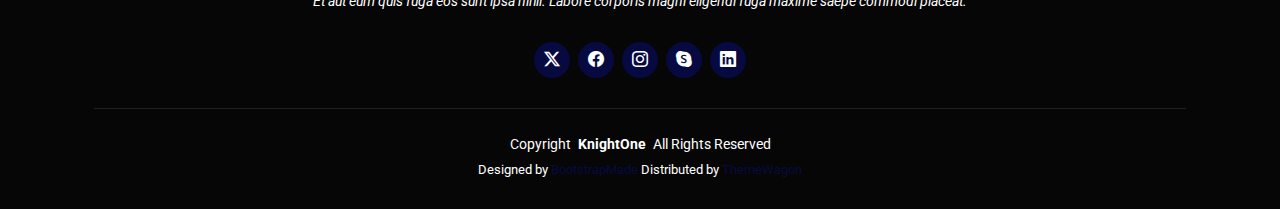
<file: blog.html>
<!DOCTYPE html>
<html lang="en">

<head>
  <meta charset="utf-8">
  <meta content="width=device-width, initial-scale=1.0" name="viewport">
  <title>Blog - KnightOne Bootstrap Template</title>
  <meta name="description" content="">
  <meta name="keywords" content="">

  <!-- Favicons -->
  <link href="assets/img/favicon.png" rel="icon">
  <link href="assets/img/apple-touch-icon.png" rel="apple-touch-icon">

  <!-- Fonts -->
  <link href="https://fonts.googleapis.com" rel="preconnect">
  <link href="https://fonts.gstatic.com" rel="preconnect" crossorigin>
  <link href="https://fonts.googleapis.com/css2?family=Roboto:ital,wght@0,100;0,300;0,400;0,500;0,700;0,900;1,100;1,300;1,400;1,500;1,700;1,900&family=Poppins:ital,wght@0,100;0,200;0,300;0,400;0,500;0,600;0,700;0,800;0,900;1,100;1,200;1,300;1,400;1,500;1,600;1,700;1,800;1,900&family=Raleway:ital,wght@0,100;0,200;0,300;0,400;0,500;0,600;0,700;0,800;0,900;1,100;1,200;1,300;1,400;1,500;1,600;1,700;1,800;1,900&display=swap" rel="stylesheet">

  <!-- Vendor CSS Files -->
  <link href="assets/vendor/bootstrap/css/bootstrap.min.css" rel="stylesheet">
  <link href="assets/vendor/bootstrap-icons/bootstrap-icons.css" rel="stylesheet">
  <link href="assets/vendor/aos/aos.css" rel="stylesheet">
  <link href="assets/vendor/glightbox/css/glightbox.min.css" rel="stylesheet">
  <link href="assets/vendor/swiper/swiper-bundle.min.css" rel="stylesheet">

  <!-- Main CSS File -->
  <link href="assets/css/main.css" rel="stylesheet">

  <!-- =======================================================
  * Template Name: KnightOne
  * Template URL: https://bootstrapmade.com/knight-simple-one-page-bootstrap-template/
  * Updated: Oct 16 2024 with Bootstrap v5.3.3
  * Author: BootstrapMade.com
  * License: https://bootstrapmade.com/license/
  ======================================================== -->
</head>

<body class="blog-page">

  <header id="header" class="header d-flex align-items-center fixed-top">
    <div class="container position-relative d-flex align-items-center justify-content-between">

      <a href="index.html" class="logo d-flex align-items-center me-auto me-xl-0">
        <!-- Uncomment the line below if you also wish to use an image logo -->
        <!-- <img src="assets/img/logo.png" alt=""> -->
        <h1 class="sitename">KnightOne</h1>
      </a>

      <nav id="navmenu" class="navmenu">
        <ul>
          <li><a href="#hero">Home</a></li>
          <li><a href="#about">About</a></li>
          <li><a href="#services">Services</a></li>
          <li><a href="#portfolio">Portfolio</a></li>
          <li><a href="#pricing">Pricing</a></li>
          <li><a href="blog.html" class="active">Blog</a></li>
          <li class="dropdown"><a href="#"><span>Dropdown</span> <i class="bi bi-chevron-down toggle-dropdown"></i></a>
            <ul>
              <li><a href="#">Dropdown 1</a></li>
              <li class="dropdown"><a href="#"><span>Deep Dropdown</span> <i class="bi bi-chevron-down toggle-dropdown"></i></a>
                <ul>
                  <li><a href="#">Deep Dropdown 1</a></li>
                  <li><a href="#">Deep Dropdown 2</a></li>
                  <li><a href="#">Deep Dropdown 3</a></li>
                  <li><a href="#">Deep Dropdown 4</a></li>
                  <li><a href="#">Deep Dropdown 5</a></li>
                </ul>
              </li>
              <li><a href="#">Dropdown 2</a></li>
              <li><a href="#">Dropdown 3</a></li>
              <li><a href="#">Dropdown 4</a></li>
            </ul>
          </li>
          <li><a href="#contact">Contact</a></li>
        </ul>
        <i class="mobile-nav-toggle d-xl-none bi bi-list"></i>
      </nav>

      <a class="cta-btn" href="#about">Get Started</a>

    </div>
  </header>

  <main class="main">

    <!-- Page Title -->
    <div class="page-title dark-background" data-aos="fade" style="background-image: url(assets/img/page-title-bg.webp);">
      <div class="container position-relative">
        <h1>Blog</h1>
        <p>Esse dolorum voluptatum ullam est sint nemo et est ipsa porro placeat quibusdam quia assumenda numquam molestias.</p>
        <nav class="breadcrumbs">
          <ol>
            <li><a href="index.html">Home</a></li>
            <li class="current">Blog</li>
          </ol>
        </nav>
      </div>
    </div><!-- End Page Title -->

    <!-- Blog Posts Section -->
    <section id="blog-posts" class="blog-posts section">

      <div class="container">
        <div class="row gy-4">

          <div class="col-lg-4">
            <article>

              <div class="post-img">
                <img src="assets/img/blog/blog-1.jpg" alt="" class="img-fluid">
              </div>

              <p class="post-category">Politics</p>

              <h2 class="title">
                <a href="blog-details.html">Dolorum optio tempore voluptas dignissimos</a>
              </h2>

              <div class="d-flex align-items-center">
                <img src="assets/img/blog/blog-author.jpg" alt="" class="img-fluid post-author-img flex-shrink-0">
                <div class="post-meta">
                  <p class="post-author">Maria Doe</p>
                  <p class="post-date">
                    <time datetime="2022-01-01">Jan 1, 2022</time>
                  </p>
                </div>
              </div>

            </article>
          </div><!-- End post list item -->

          <div class="col-lg-4">
            <article>

              <div class="post-img">
                <img src="assets/img/blog/blog-2.jpg" alt="" class="img-fluid">
              </div>

              <p class="post-category">Sports</p>

              <h2 class="title">
                <a href="blog-details.html">Nisi magni odit consequatur autem nulla dolorem</a>
              </h2>

              <div class="d-flex align-items-center">
                <img src="assets/img/blog/blog-author-2.jpg" alt="" class="img-fluid post-author-img flex-shrink-0">
                <div class="post-meta">
                  <p class="post-author">Allisa Mayer</p>
                  <p class="post-date">
                    <time datetime="2022-01-01">Jun 5, 2022</time>
                  </p>
                </div>
              </div>

            </article>
          </div><!-- End post list item -->

          <div class="col-lg-4">
            <article>

              <div class="post-img">
                <img src="assets/img/blog/blog-3.jpg" alt="" class="img-fluid">
              </div>

              <p class="post-category">Entertainment</p>

              <h2 class="title">
                <a href="blog-details.html">Possimus soluta ut id suscipit ea ut in quo quia et soluta</a>
              </h2>

              <div class="d-flex align-items-center">
                <img src="assets/img/blog/blog-author-3.jpg" alt="" class="img-fluid post-author-img flex-shrink-0">
                <div class="post-meta">
                  <p class="post-author">Mark Dower</p>
                  <p class="post-date">
                    <time datetime="2022-01-01">Jun 22, 2022</time>
                  </p>
                </div>
              </div>

            </article>
          </div><!-- End post list item -->

          <div class="col-lg-4">
            <article>

              <div class="post-img">
                <img src="assets/img/blog/blog-4.jpg" alt="" class="img-fluid">
              </div>

              <p class="post-category">Sports</p>

              <h2 class="title">
                <a href="blog-details.html">Non rem rerum nam cum quo minus olor distincti</a>
              </h2>

              <div class="d-flex align-items-center">
                <img src="assets/img/blog/blog-author-4.jpg" alt="" class="img-fluid post-author-img flex-shrink-0">
                <div class="post-meta">
                  <p class="post-author">Lisa Neymar</p>
                  <p class="post-date">
                    <time datetime="2022-01-01">Jun 30, 2022</time>
                  </p>
                </div>
              </div>

            </article>
          </div><!-- End post list item -->

          <div class="col-lg-4">
            <article>

              <div class="post-img">
                <img src="assets/img/blog/blog-5.jpg" alt="" class="img-fluid">
              </div>

              <p class="post-category">Politics</p>

              <h2 class="title">
                <a href="blog-details.html">Accusamus quaerat aliquam qui debitis facilis consequatur</a>
              </h2>

              <div class="d-flex align-items-center">
                <img src="assets/img/blog/blog-author-5.jpg" alt="" class="img-fluid post-author-img flex-shrink-0">
                <div class="post-meta">
                  <p class="post-author">Denis Peterson</p>
                  <p class="post-date">
                    <time datetime="2022-01-01">Jan 30, 2022</time>
                  </p>
                </div>
              </div>

            </article>
          </div><!-- End post list item -->

          <div class="col-lg-4">
            <article>

              <div class="post-img">
                <img src="assets/img/blog/blog-6.jpg" alt="" class="img-fluid">
              </div>

              <p class="post-category">Entertainment</p>

              <h2 class="title">
                <a href="blog-details.html">Distinctio provident quibusdam numquam aperiam aut</a>
              </h2>

              <div class="d-flex align-items-center">
                <img src="assets/img/blog/blog-author-6.jpg" alt="" class="img-fluid post-author-img flex-shrink-0">
                <div class="post-meta">
                  <p class="post-author">Mika Lendon</p>
                  <p class="post-date">
                    <time datetime="2022-01-01">Feb 14, 2022</time>
                  </p>
                </div>
              </div>

            </article>
          </div><!-- End post list item -->

        </div>
      </div>

    </section><!-- /Blog Posts Section -->

    <!-- Blog Pagination Section -->
    <section id="blog-pagination" class="blog-pagination section">

      <div class="container">
        <div class="d-flex justify-content-center">
          <ul>
            <li><a href="#"><i class="bi bi-chevron-left"></i></a></li>
            <li><a href="#">1</a></li>
            <li><a href="#" class="active">2</a></li>
            <li><a href="#">3</a></li>
            <li><a href="#">4</a></li>
            <li>...</li>
            <li><a href="#">10</a></li>
            <li><a href="#"><i class="bi bi-chevron-right"></i></a></li>
          </ul>
        </div>
      </div>

    </section><!-- /Blog Pagination Section -->

  </main>

  <footer id="footer" class="footer dark-background">
    <div class="container">
      <h3 class="sitename">KnightOne</h3>
      <p>Et aut eum quis fuga eos sunt ipsa nihil. Labore corporis magni eligendi fuga maxime saepe commodi placeat.</p>
      <div class="social-links d-flex justify-content-center">
        <a href=""><i class="bi bi-twitter-x"></i></a>
        <a href=""><i class="bi bi-facebook"></i></a>
        <a href=""><i class="bi bi-instagram"></i></a>
        <a href=""><i class="bi bi-skype"></i></a>
        <a href=""><i class="bi bi-linkedin"></i></a>
      </div>
      <div class="container">
        <div class="copyright">
          <span>Copyright</span> <strong class="px-1 sitename">KnightOne</strong> <span>All Rights Reserved</span>
        </div>
        <div class="credits">
          <!-- All the links in the footer should remain intact. -->
          <!-- You can delete the links only if you've purchased the pro version. -->
          <!-- Licensing information: https://bootstrapmade.com/license/ -->
          <!-- Purchase the pro version with working PHP/AJAX contact form: [buy-url] -->
          Designed by <a href="https://bootstrapmade.com/">BootstrapMade</a> Distributed by <a href=“https://themewagon.com>ThemeWagon
        </div>
      </div>
    </div>
  </footer>

  <!-- Scroll Top -->
  <a href="#" id="scroll-top" class="scroll-top d-flex align-items-center justify-content-center"><i class="bi bi-arrow-up-short"></i></a>

  <!-- Preloader -->
  <div id="preloader"></div>

  <!-- Vendor JS Files -->
  <script src="assets/vendor/bootstrap/js/bootstrap.bundle.min.js"></script>
  <script src="assets/vendor/php-email-form/validate.js"></script>
  <script src="assets/vendor/aos/aos.js"></script>
  <script src="assets/vendor/glightbox/js/glightbox.min.js"></script>
  <script src="assets/vendor/purecounter/purecounter_vanilla.js"></script>
  <script src="assets/vendor/imagesloaded/imagesloaded.pkgd.min.js"></script>
  <script src="assets/vendor/isotope-layout/isotope.pkgd.min.js"></script>
  <script src="assets/vendor/swiper/swiper-bundle.min.js"></script>

  <!-- Main JS File -->
  <script src="assets/js/main.js"></script>

</body>

</html>
</file>
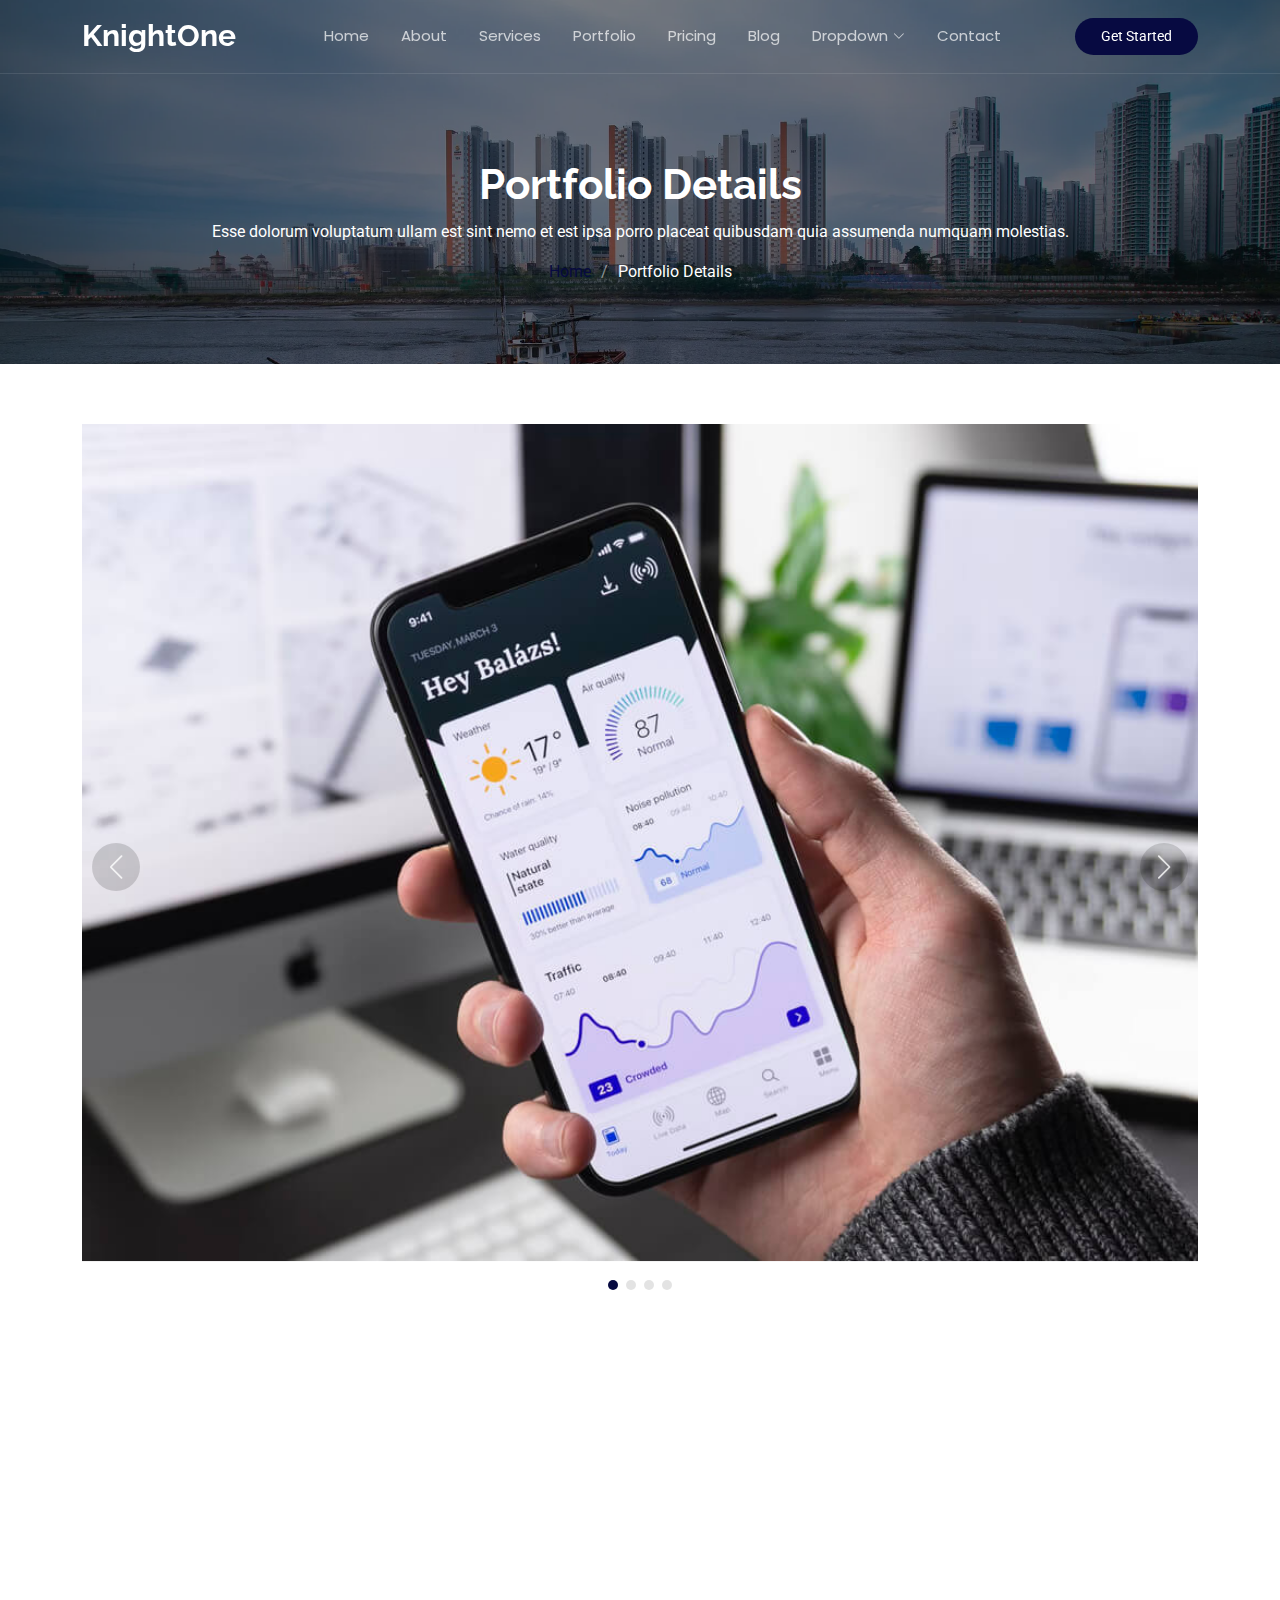
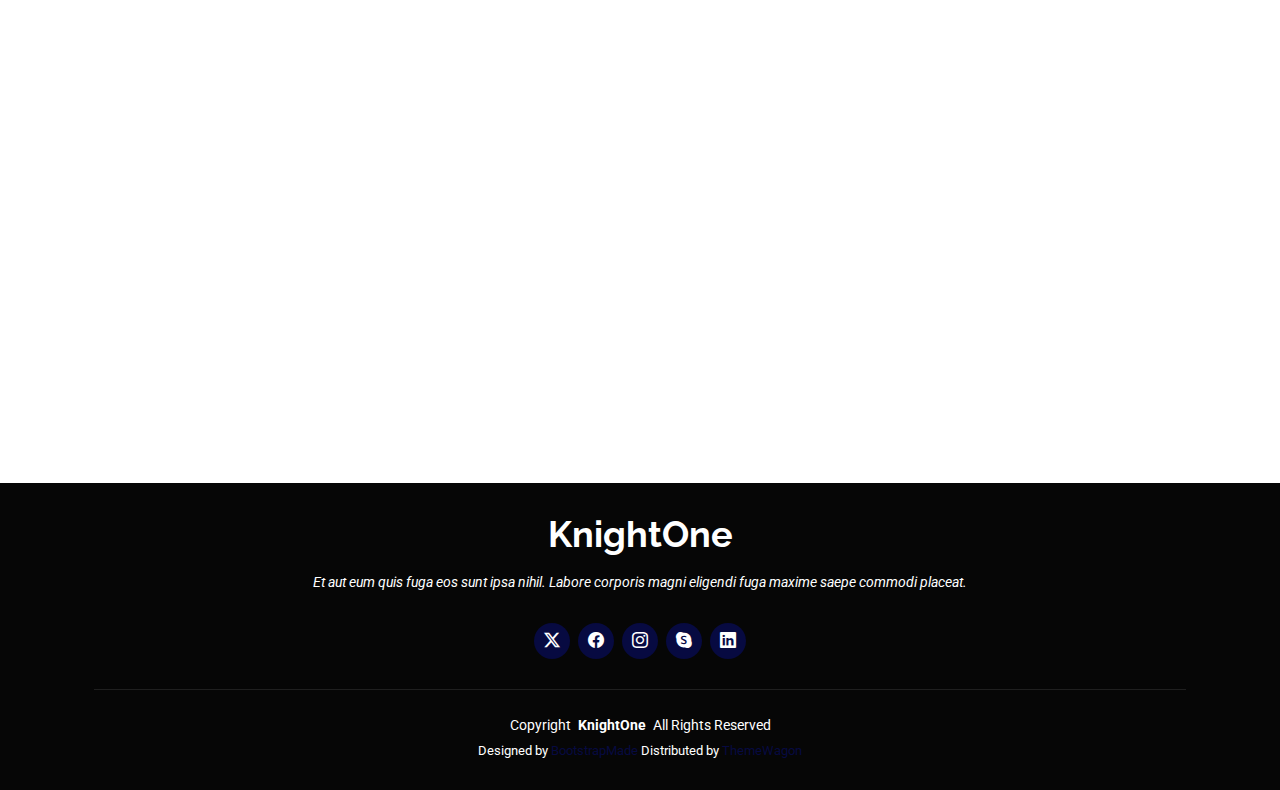
<file: portfolio-details.html>
<!DOCTYPE html>
<html lang="en">

<head>
  <meta charset="utf-8">
  <meta content="width=device-width, initial-scale=1.0" name="viewport">
  <title>Portfolio Details - KnightOne Bootstrap Template</title>
  <meta name="description" content="">
  <meta name="keywords" content="">

  <!-- Favicons -->
  <link href="assets/img/favicon.png" rel="icon">
  <link href="assets/img/apple-touch-icon.png" rel="apple-touch-icon">

  <!-- Fonts -->
  <link href="https://fonts.googleapis.com" rel="preconnect">
  <link href="https://fonts.gstatic.com" rel="preconnect" crossorigin>
  <link href="https://fonts.googleapis.com/css2?family=Roboto:ital,wght@0,100;0,300;0,400;0,500;0,700;0,900;1,100;1,300;1,400;1,500;1,700;1,900&family=Poppins:ital,wght@0,100;0,200;0,300;0,400;0,500;0,600;0,700;0,800;0,900;1,100;1,200;1,300;1,400;1,500;1,600;1,700;1,800;1,900&family=Raleway:ital,wght@0,100;0,200;0,300;0,400;0,500;0,600;0,700;0,800;0,900;1,100;1,200;1,300;1,400;1,500;1,600;1,700;1,800;1,900&display=swap" rel="stylesheet">

  <!-- Vendor CSS Files -->
  <link href="assets/vendor/bootstrap/css/bootstrap.min.css" rel="stylesheet">
  <link href="assets/vendor/bootstrap-icons/bootstrap-icons.css" rel="stylesheet">
  <link href="assets/vendor/aos/aos.css" rel="stylesheet">
  <link href="assets/vendor/glightbox/css/glightbox.min.css" rel="stylesheet">
  <link href="assets/vendor/swiper/swiper-bundle.min.css" rel="stylesheet">

  <!-- Main CSS File -->
  <link href="assets/css/main.css" rel="stylesheet">

  <!-- =======================================================
  * Template Name: KnightOne
  * Template URL: https://bootstrapmade.com/knight-simple-one-page-bootstrap-template/
  * Updated: Oct 16 2024 with Bootstrap v5.3.3
  * Author: BootstrapMade.com
  * License: https://bootstrapmade.com/license/
  ======================================================== -->
</head>

<body class="portfolio-details-page">

  <header id="header" class="header d-flex align-items-center fixed-top">
    <div class="container position-relative d-flex align-items-center justify-content-between">

      <a href="index.html" class="logo d-flex align-items-center me-auto me-xl-0">
        <!-- Uncomment the line below if you also wish to use an image logo -->
        <!-- <img src="assets/img/logo.png" alt=""> -->
        <h1 class="sitename">KnightOne</h1>
      </a>

      <nav id="navmenu" class="navmenu">
        <ul>
          <li><a href="#hero">Home</a></li>
          <li><a href="#about">About</a></li>
          <li><a href="#services">Services</a></li>
          <li><a href="#portfolio">Portfolio</a></li>
          <li><a href="#pricing">Pricing</a></li>
          <li><a href="blog.html">Blog</a></li>
          <li class="dropdown"><a href="#"><span>Dropdown</span> <i class="bi bi-chevron-down toggle-dropdown"></i></a>
            <ul>
              <li><a href="#">Dropdown 1</a></li>
              <li class="dropdown"><a href="#"><span>Deep Dropdown</span> <i class="bi bi-chevron-down toggle-dropdown"></i></a>
                <ul>
                  <li><a href="#">Deep Dropdown 1</a></li>
                  <li><a href="#">Deep Dropdown 2</a></li>
                  <li><a href="#">Deep Dropdown 3</a></li>
                  <li><a href="#">Deep Dropdown 4</a></li>
                  <li><a href="#">Deep Dropdown 5</a></li>
                </ul>
              </li>
              <li><a href="#">Dropdown 2</a></li>
              <li><a href="#">Dropdown 3</a></li>
              <li><a href="#">Dropdown 4</a></li>
            </ul>
          </li>
          <li><a href="#contact">Contact</a></li>
        </ul>
        <i class="mobile-nav-toggle d-xl-none bi bi-list"></i>
      </nav>

      <a class="cta-btn" href="#about">Get Started</a>

    </div>
  </header>

  <main class="main">

    <!-- Page Title -->
    <div class="page-title dark-background" data-aos="fade" style="background-image: url(assets/img/page-title-bg.webp);">
      <div class="container position-relative">
        <h1>Portfolio Details</h1>
        <p>Esse dolorum voluptatum ullam est sint nemo et est ipsa porro placeat quibusdam quia assumenda numquam molestias.</p>
        <nav class="breadcrumbs">
          <ol>
            <li><a href="index.html">Home</a></li>
            <li class="current">Portfolio Details</li>
          </ol>
        </nav>
      </div>
    </div><!-- End Page Title -->

    <!-- Portfolio Details Section -->
    <section id="portfolio-details" class="portfolio-details section">

      <div class="container" data-aos="fade-up">

        <div class="portfolio-details-slider swiper init-swiper">
          <script type="application/json" class="swiper-config">
            {
              "loop": true,
              "speed": 600,
              "autoplay": {
                "delay": 5000
              },
              "slidesPerView": "auto",
              "navigation": {
                "nextEl": ".swiper-button-next",
                "prevEl": ".swiper-button-prev"
              },
              "pagination": {
                "el": ".swiper-pagination",
                "type": "bullets",
                "clickable": true
              }
            }
          </script>
          <div class="swiper-wrapper align-items-center">

            <div class="swiper-slide">
              <img src="assets/img/portfolio/app-1.jpg" alt="">
            </div>

            <div class="swiper-slide">
              <img src="assets/img/portfolio/product-1.jpg" alt="">
            </div>

            <div class="swiper-slide">
              <img src="assets/img/portfolio/branding-1.jpg" alt="">
            </div>

            <div class="swiper-slide">
              <img src="assets/img/portfolio/books-1.jpg" alt="">
            </div>

          </div>
          <div class="swiper-button-prev"></div>
          <div class="swiper-button-next"></div>
          <div class="swiper-pagination"></div>
        </div>

        <div class="row justify-content-between gy-4 mt-4">

          <div class="col-lg-8" data-aos="fade-up">
            <div class="portfolio-description">
              <h2>This is an example of portfolio details</h2>
              <p>
                Autem ipsum nam porro corporis rerum. Quis eos dolorem eos itaque inventore commodi labore quia quia. Exercitationem repudiandae officiis neque suscipit non officia eaque itaque enim. Voluptatem officia accusantium nesciunt est omnis tempora consectetur dignissimos. Sequi nulla at esse enim cum deserunt eius.
              </p>
              <p>
                Amet consequatur qui dolore veniam voluptatem voluptatem sit. Non aspernatur atque natus ut cum nam et. Praesentium error dolores rerum minus sequi quia veritatis eum. Eos et doloribus doloremque nesciunt molestiae laboriosam.
              </p>

              <div class="testimonial-item">
                <p>
                  <i class="bi bi-quote quote-icon-left"></i>
                  <span>Export tempor illum tamen malis malis eram quae irure esse labore quem cillum quid cillum eram malis quorum velit fore eram velit sunt aliqua noster fugiat irure amet legam anim culpa.</span>
                  <i class="bi bi-quote quote-icon-right"></i>
                </p>
                <div>
                  <img src="assets/img/testimonials/testimonials-2.jpg" class="testimonial-img" alt="">
                  <h3>Sara Wilsson</h3>
                  <h4>Designer</h4>
                </div>
              </div>

              <p>
                Impedit ipsum quae et aliquid doloribus et voluptatem quasi. Perspiciatis occaecati earum et magnam animi. Quibusdam non qui ea vitae suscipit vitae sunt. Repudiandae incidunt cumque minus deserunt assumenda tempore. Delectus voluptas necessitatibus est.
              </p>

              <p>
                Sunt voluptatum sapiente facilis quo odio aut ipsum repellat debitis. Molestiae et autem libero. Explicabo et quod necessitatibus similique quis dolor eum. Numquam eaque praesentium rem et qui nesciunt.
              </p>

            </div>
          </div>

          <div class="col-lg-3" data-aos="fade-up" data-aos-delay="100">
            <div class="portfolio-info">
              <h3>Project information</h3>
              <ul>
                <li><strong>Category</strong> Web design</li>
                <li><strong>Client</strong> ASU Company</li>
                <li><strong>Project date</strong> 01 March, 2020</li>
                <li><strong>Project URL</strong> <a href="#">www.example.com</a></li>
                <li><a href="#" class="btn-visit align-self-start">Visit Website</a></li>
              </ul>
            </div>
          </div>

        </div>

      </div>

    </section><!-- /Portfolio Details Section -->

  </main>

  <footer id="footer" class="footer dark-background">
    <div class="container">
      <h3 class="sitename">KnightOne</h3>
      <p>Et aut eum quis fuga eos sunt ipsa nihil. Labore corporis magni eligendi fuga maxime saepe commodi placeat.</p>
      <div class="social-links d-flex justify-content-center">
        <a href=""><i class="bi bi-twitter-x"></i></a>
        <a href=""><i class="bi bi-facebook"></i></a>
        <a href=""><i class="bi bi-instagram"></i></a>
        <a href=""><i class="bi bi-skype"></i></a>
        <a href=""><i class="bi bi-linkedin"></i></a>
      </div>
      <div class="container">
        <div class="copyright">
          <span>Copyright</span> <strong class="px-1 sitename">KnightOne</strong> <span>All Rights Reserved</span>
        </div>
        <div class="credits">
          <!-- All the links in the footer should remain intact. -->
          <!-- You can delete the links only if you've purchased the pro version. -->
          <!-- Licensing information: https://bootstrapmade.com/license/ -->
          <!-- Purchase the pro version with working PHP/AJAX contact form: [buy-url] -->
          Designed by <a href="https://bootstrapmade.com/">BootstrapMade</a> Distributed by <a href=“https://themewagon.com>ThemeWagon
        </div>
      </div>
    </div>
  </footer>

  <!-- Scroll Top -->
  <a href="#" id="scroll-top" class="scroll-top d-flex align-items-center justify-content-center"><i class="bi bi-arrow-up-short"></i></a>

  <!-- Preloader -->
  <div id="preloader"></div>

  <!-- Vendor JS Files -->
  <script src="assets/vendor/bootstrap/js/bootstrap.bundle.min.js"></script>
  <script src="assets/vendor/php-email-form/validate.js"></script>
  <script src="assets/vendor/aos/aos.js"></script>
  <script src="assets/vendor/glightbox/js/glightbox.min.js"></script>
  <script src="assets/vendor/purecounter/purecounter_vanilla.js"></script>
  <script src="assets/vendor/imagesloaded/imagesloaded.pkgd.min.js"></script>
  <script src="assets/vendor/isotope-layout/isotope.pkgd.min.js"></script>
  <script src="assets/vendor/swiper/swiper-bundle.min.js"></script>

  <!-- Main JS File -->
  <script src="assets/js/main.js"></script>

</body>

</html>
</file>
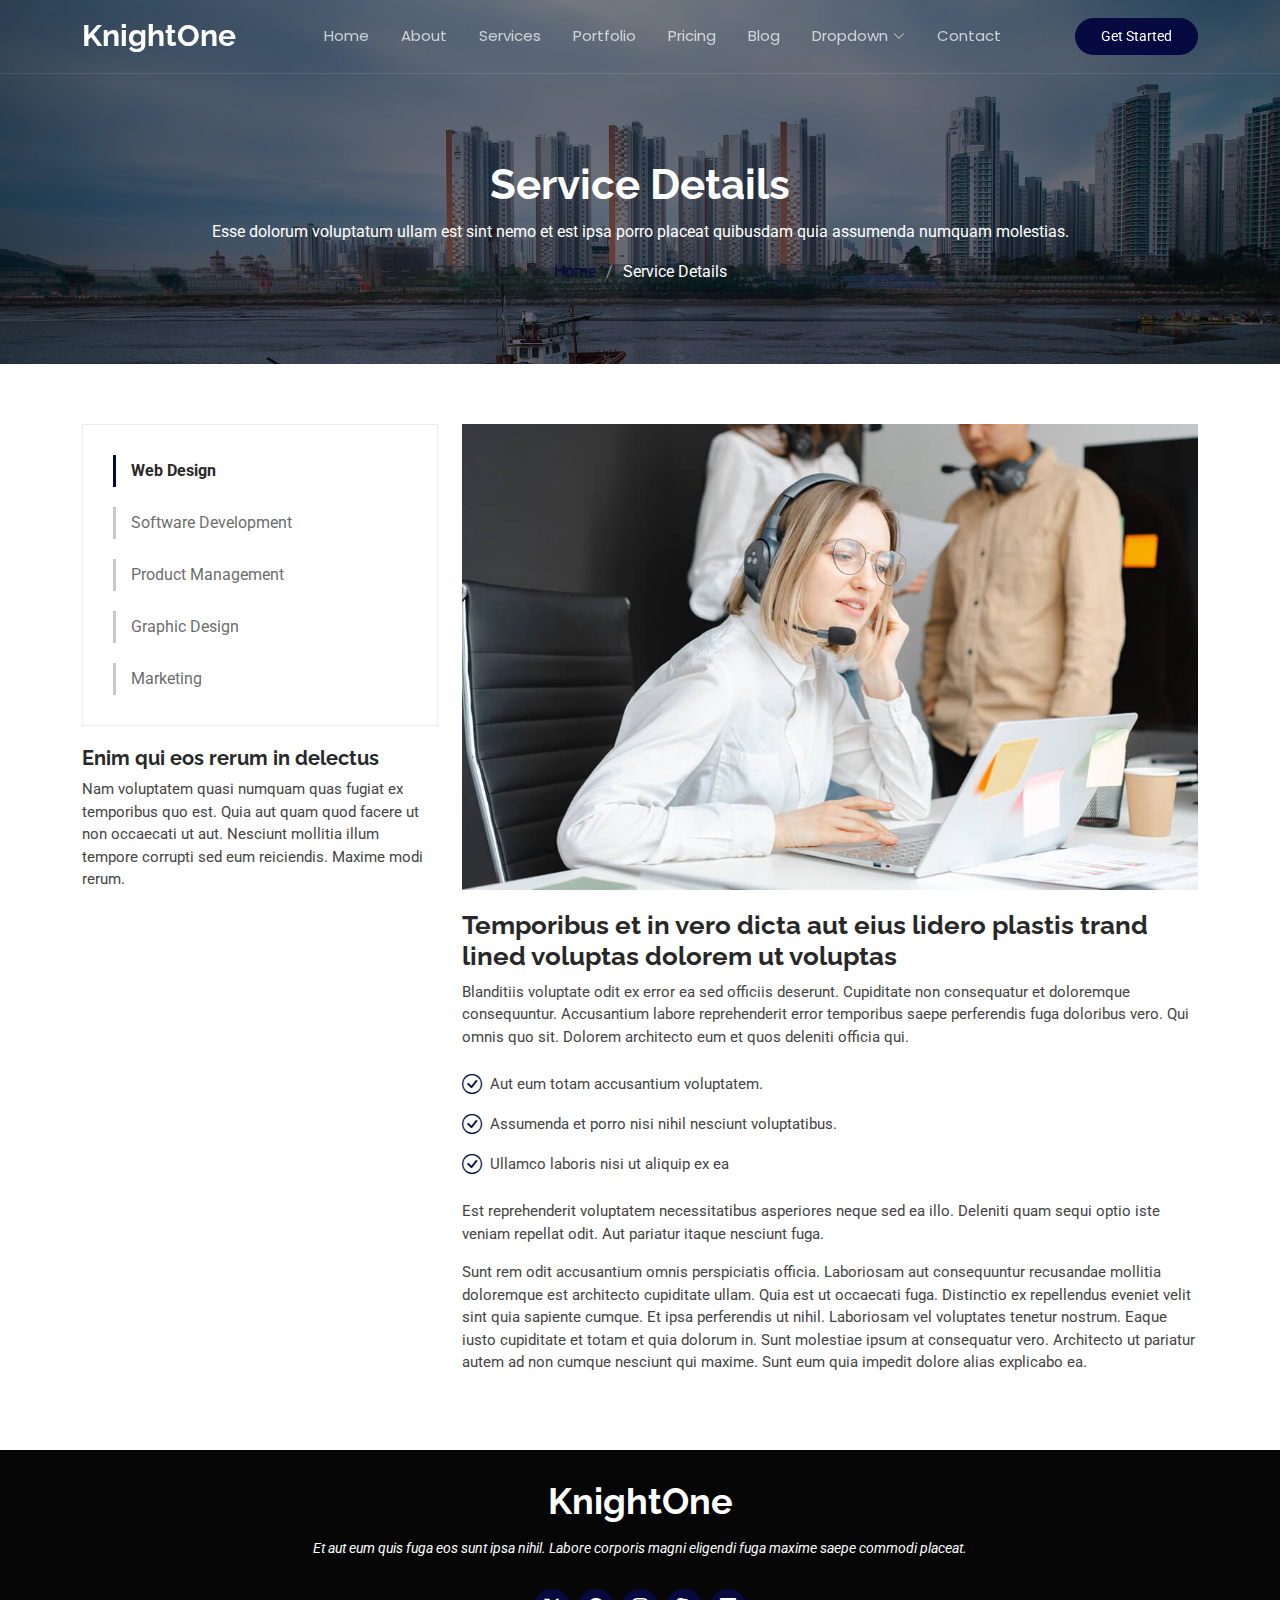
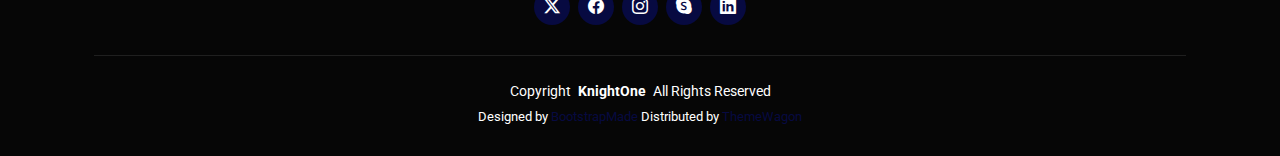
<file: service-details.html>
<!DOCTYPE html>
<html lang="en">

<head>
  <meta charset="utf-8">
  <meta content="width=device-width, initial-scale=1.0" name="viewport">
  <title>Service Details - KnightOne Bootstrap Template</title>
  <meta name="description" content="">
  <meta name="keywords" content="">

  <!-- Favicons -->
  <link href="assets/img/favicon.png" rel="icon">
  <link href="assets/img/apple-touch-icon.png" rel="apple-touch-icon">

  <!-- Fonts -->
  <link href="https://fonts.googleapis.com" rel="preconnect">
  <link href="https://fonts.gstatic.com" rel="preconnect" crossorigin>
  <link href="https://fonts.googleapis.com/css2?family=Roboto:ital,wght@0,100;0,300;0,400;0,500;0,700;0,900;1,100;1,300;1,400;1,500;1,700;1,900&family=Poppins:ital,wght@0,100;0,200;0,300;0,400;0,500;0,600;0,700;0,800;0,900;1,100;1,200;1,300;1,400;1,500;1,600;1,700;1,800;1,900&family=Raleway:ital,wght@0,100;0,200;0,300;0,400;0,500;0,600;0,700;0,800;0,900;1,100;1,200;1,300;1,400;1,500;1,600;1,700;1,800;1,900&display=swap" rel="stylesheet">

  <!-- Vendor CSS Files -->
  <link href="assets/vendor/bootstrap/css/bootstrap.min.css" rel="stylesheet">
  <link href="assets/vendor/bootstrap-icons/bootstrap-icons.css" rel="stylesheet">
  <link href="assets/vendor/aos/aos.css" rel="stylesheet">
  <link href="assets/vendor/glightbox/css/glightbox.min.css" rel="stylesheet">
  <link href="assets/vendor/swiper/swiper-bundle.min.css" rel="stylesheet">

  <!-- Main CSS File -->
  <link href="assets/css/main.css" rel="stylesheet">

  <!-- =======================================================
  * Template Name: KnightOne
  * Template URL: https://bootstrapmade.com/knight-simple-one-page-bootstrap-template/
  * Updated: Oct 16 2024 with Bootstrap v5.3.3
  * Author: BootstrapMade.com
  * License: https://bootstrapmade.com/license/
  ======================================================== -->
</head>

<body class="service-details-page">

  <header id="header" class="header d-flex align-items-center fixed-top">
    <div class="container position-relative d-flex align-items-center justify-content-between">

      <a href="index.html" class="logo d-flex align-items-center me-auto me-xl-0">
        <!-- Uncomment the line below if you also wish to use an image logo -->
        <!-- <img src="assets/img/logo.png" alt=""> -->
        <h1 class="sitename">KnightOne</h1>
      </a>

      <nav id="navmenu" class="navmenu">
        <ul>
          <li><a href="#hero">Home</a></li>
          <li><a href="#about">About</a></li>
          <li><a href="#services">Services</a></li>
          <li><a href="#portfolio">Portfolio</a></li>
          <li><a href="#pricing">Pricing</a></li>
          <li><a href="blog.html">Blog</a></li>
          <li class="dropdown"><a href="#"><span>Dropdown</span> <i class="bi bi-chevron-down toggle-dropdown"></i></a>
            <ul>
              <li><a href="#">Dropdown 1</a></li>
              <li class="dropdown"><a href="#"><span>Deep Dropdown</span> <i class="bi bi-chevron-down toggle-dropdown"></i></a>
                <ul>
                  <li><a href="#">Deep Dropdown 1</a></li>
                  <li><a href="#">Deep Dropdown 2</a></li>
                  <li><a href="#">Deep Dropdown 3</a></li>
                  <li><a href="#">Deep Dropdown 4</a></li>
                  <li><a href="#">Deep Dropdown 5</a></li>
                </ul>
              </li>
              <li><a href="#">Dropdown 2</a></li>
              <li><a href="#">Dropdown 3</a></li>
              <li><a href="#">Dropdown 4</a></li>
            </ul>
          </li>
          <li><a href="#contact">Contact</a></li>
        </ul>
        <i class="mobile-nav-toggle d-xl-none bi bi-list"></i>
      </nav>

      <a class="cta-btn" href="#about">Get Started</a>

    </div>
  </header>

  <main class="main">

    <!-- Page Title -->
    <div class="page-title dark-background" data-aos="fade" style="background-image: url(assets/img/page-title-bg.webp);">
      <div class="container position-relative">
        <h1>Service Details</h1>
        <p>Esse dolorum voluptatum ullam est sint nemo et est ipsa porro placeat quibusdam quia assumenda numquam molestias.</p>
        <nav class="breadcrumbs">
          <ol>
            <li><a href="index.html">Home</a></li>
            <li class="current">Service Details</li>
          </ol>
        </nav>
      </div>
    </div><!-- End Page Title -->

    <!-- Service Details Section -->
    <section id="service-details" class="service-details section">

      <div class="container">

        <div class="row gy-4">

          <div class="col-lg-4" data-aos="fade-up" data-aos-delay="100">
            <div class="services-list">
              <a href="#" class="active">Web Design</a>
              <a href="#">Software Development</a>
              <a href="#">Product Management</a>
              <a href="#">Graphic Design</a>
              <a href="#">Marketing</a>
            </div>

            <h4>Enim qui eos rerum in delectus</h4>
            <p>Nam voluptatem quasi numquam quas fugiat ex temporibus quo est. Quia aut quam quod facere ut non occaecati ut aut. Nesciunt mollitia illum tempore corrupti sed eum reiciendis. Maxime modi rerum.</p>
          </div>

          <div class="col-lg-8" data-aos="fade-up" data-aos-delay="200">
            <img src="assets/img/services.jpg" alt="" class="img-fluid services-img">
            <h3>Temporibus et in vero dicta aut eius lidero plastis trand lined voluptas dolorem ut voluptas</h3>
            <p>
              Blanditiis voluptate odit ex error ea sed officiis deserunt. Cupiditate non consequatur et doloremque consequuntur. Accusantium labore reprehenderit error temporibus saepe perferendis fuga doloribus vero. Qui omnis quo sit. Dolorem architecto eum et quos deleniti officia qui.
            </p>
            <ul>
              <li><i class="bi bi-check-circle"></i> <span>Aut eum totam accusantium voluptatem.</span></li>
              <li><i class="bi bi-check-circle"></i> <span>Assumenda et porro nisi nihil nesciunt voluptatibus.</span></li>
              <li><i class="bi bi-check-circle"></i> <span>Ullamco laboris nisi ut aliquip ex ea</span></li>
            </ul>
            <p>
              Est reprehenderit voluptatem necessitatibus asperiores neque sed ea illo. Deleniti quam sequi optio iste veniam repellat odit. Aut pariatur itaque nesciunt fuga.
            </p>
            <p>
              Sunt rem odit accusantium omnis perspiciatis officia. Laboriosam aut consequuntur recusandae mollitia doloremque est architecto cupiditate ullam. Quia est ut occaecati fuga. Distinctio ex repellendus eveniet velit sint quia sapiente cumque. Et ipsa perferendis ut nihil. Laboriosam vel voluptates tenetur nostrum. Eaque iusto cupiditate et totam et quia dolorum in. Sunt molestiae ipsum at consequatur vero. Architecto ut pariatur autem ad non cumque nesciunt qui maxime. Sunt eum quia impedit dolore alias explicabo ea.
            </p>
          </div>

        </div>

      </div>

    </section><!-- /Service Details Section -->

  </main>

  <footer id="footer" class="footer dark-background">
    <div class="container">
      <h3 class="sitename">KnightOne</h3>
      <p>Et aut eum quis fuga eos sunt ipsa nihil. Labore corporis magni eligendi fuga maxime saepe commodi placeat.</p>
      <div class="social-links d-flex justify-content-center">
        <a href=""><i class="bi bi-twitter-x"></i></a>
        <a href=""><i class="bi bi-facebook"></i></a>
        <a href=""><i class="bi bi-instagram"></i></a>
        <a href=""><i class="bi bi-skype"></i></a>
        <a href=""><i class="bi bi-linkedin"></i></a>
      </div>
      <div class="container">
        <div class="copyright">
          <span>Copyright</span> <strong class="px-1 sitename">KnightOne</strong> <span>All Rights Reserved</span>
        </div>
        <div class="credits">
          <!-- All the links in the footer should remain intact. -->
          <!-- You can delete the links only if you've purchased the pro version. -->
          <!-- Licensing information: https://bootstrapmade.com/license/ -->
          <!-- Purchase the pro version with working PHP/AJAX contact form: [buy-url] -->
          Designed by <a href="https://bootstrapmade.com/">BootstrapMade</a> Distributed by <a href=“https://themewagon.com>ThemeWagon
        </div>
      </div>
    </div>
  </footer>

  <!-- Scroll Top -->
  <a href="#" id="scroll-top" class="scroll-top d-flex align-items-center justify-content-center"><i class="bi bi-arrow-up-short"></i></a>

  <!-- Preloader -->
  <div id="preloader"></div>

  <!-- Vendor JS Files -->
  <script src="assets/vendor/bootstrap/js/bootstrap.bundle.min.js"></script>
  <script src="assets/vendor/php-email-form/validate.js"></script>
  <script src="assets/vendor/aos/aos.js"></script>
  <script src="assets/vendor/glightbox/js/glightbox.min.js"></script>
  <script src="assets/vendor/purecounter/purecounter_vanilla.js"></script>
  <script src="assets/vendor/imagesloaded/imagesloaded.pkgd.min.js"></script>
  <script src="assets/vendor/isotope-layout/isotope.pkgd.min.js"></script>
  <script src="assets/vendor/swiper/swiper-bundle.min.js"></script>

  <!-- Main JS File -->
  <script src="assets/js/main.js"></script>

</body>

</html>
</file>
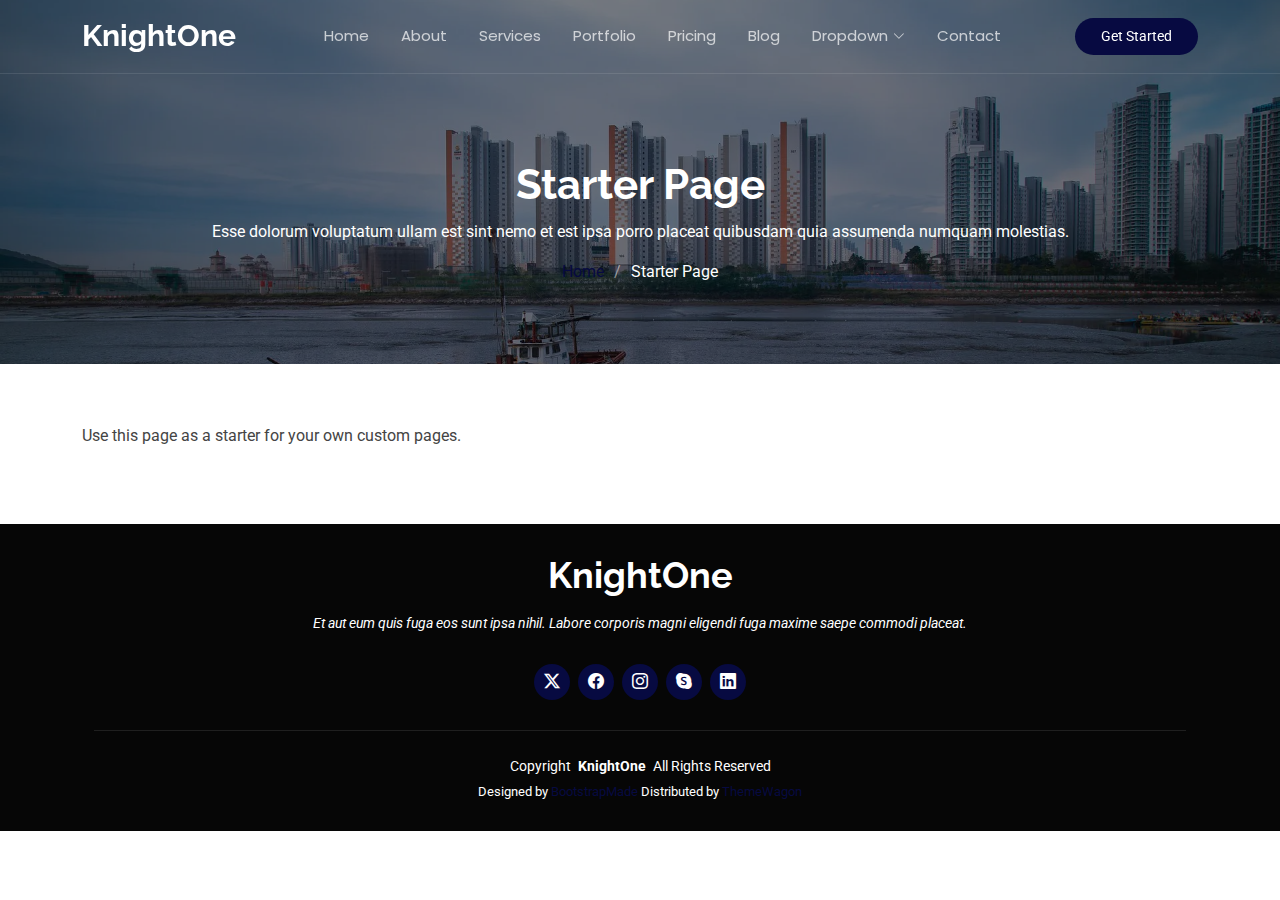
<file: starter-page.html>
<!DOCTYPE html>
<html lang="en">

<head>
  <meta charset="utf-8">
  <meta content="width=device-width, initial-scale=1.0" name="viewport">
  <title>Starter Page - KnightOne Bootstrap Template</title>
  <meta name="description" content="">
  <meta name="keywords" content="">

  <!-- Favicons -->
  <link href="assets/img/favicon.png" rel="icon">
  <link href="assets/img/apple-touch-icon.png" rel="apple-touch-icon">

  <!-- Fonts -->
  <link href="https://fonts.googleapis.com" rel="preconnect">
  <link href="https://fonts.gstatic.com" rel="preconnect" crossorigin>
  <link href="https://fonts.googleapis.com/css2?family=Roboto:ital,wght@0,100;0,300;0,400;0,500;0,700;0,900;1,100;1,300;1,400;1,500;1,700;1,900&family=Poppins:ital,wght@0,100;0,200;0,300;0,400;0,500;0,600;0,700;0,800;0,900;1,100;1,200;1,300;1,400;1,500;1,600;1,700;1,800;1,900&family=Raleway:ital,wght@0,100;0,200;0,300;0,400;0,500;0,600;0,700;0,800;0,900;1,100;1,200;1,300;1,400;1,500;1,600;1,700;1,800;1,900&display=swap" rel="stylesheet">

  <!-- Vendor CSS Files -->
  <link href="assets/vendor/bootstrap/css/bootstrap.min.css" rel="stylesheet">
  <link href="assets/vendor/bootstrap-icons/bootstrap-icons.css" rel="stylesheet">
  <link href="assets/vendor/aos/aos.css" rel="stylesheet">
  <link href="assets/vendor/glightbox/css/glightbox.min.css" rel="stylesheet">
  <link href="assets/vendor/swiper/swiper-bundle.min.css" rel="stylesheet">

  <!-- Main CSS File -->
  <link href="assets/css/main.css" rel="stylesheet">

  <!-- =======================================================
  * Template Name: KnightOne
  * Template URL: https://bootstrapmade.com/knight-simple-one-page-bootstrap-template/
  * Updated: Oct 16 2024 with Bootstrap v5.3.3
  * Author: BootstrapMade.com
  * License: https://bootstrapmade.com/license/
  ======================================================== -->
</head>

<body class="starter-page-page">

  <header id="header" class="header d-flex align-items-center fixed-top">
    <div class="container position-relative d-flex align-items-center justify-content-between">

      <a href="index.html" class="logo d-flex align-items-center me-auto me-xl-0">
        <!-- Uncomment the line below if you also wish to use an image logo -->
        <!-- <img src="assets/img/logo.png" alt=""> -->
        <h1 class="sitename">KnightOne</h1>
      </a>

      <nav id="navmenu" class="navmenu">
        <ul>
          <li><a href="#hero">Home</a></li>
          <li><a href="#about">About</a></li>
          <li><a href="#services">Services</a></li>
          <li><a href="#portfolio">Portfolio</a></li>
          <li><a href="#pricing">Pricing</a></li>
          <li><a href="blog.html">Blog</a></li>
          <li class="dropdown"><a href="#"><span>Dropdown</span> <i class="bi bi-chevron-down toggle-dropdown"></i></a>
            <ul>
              <li><a href="#">Dropdown 1</a></li>
              <li class="dropdown"><a href="#"><span>Deep Dropdown</span> <i class="bi bi-chevron-down toggle-dropdown"></i></a>
                <ul>
                  <li><a href="#">Deep Dropdown 1</a></li>
                  <li><a href="#">Deep Dropdown 2</a></li>
                  <li><a href="#">Deep Dropdown 3</a></li>
                  <li><a href="#">Deep Dropdown 4</a></li>
                  <li><a href="#">Deep Dropdown 5</a></li>
                </ul>
              </li>
              <li><a href="#">Dropdown 2</a></li>
              <li><a href="#">Dropdown 3</a></li>
              <li><a href="#">Dropdown 4</a></li>
            </ul>
          </li>
          <li><a href="#contact">Contact</a></li>
        </ul>
        <i class="mobile-nav-toggle d-xl-none bi bi-list"></i>
      </nav>

      <a class="cta-btn" href="#about">Get Started</a>

    </div>
  </header>

  <main class="main">

    <!-- Page Title -->
    <div class="page-title dark-background" data-aos="fade" style="background-image: url(assets/img/page-title-bg.webp);">
      <div class="container position-relative">
        <h1>Starter Page</h1>
        <p>Esse dolorum voluptatum ullam est sint nemo et est ipsa porro placeat quibusdam quia assumenda numquam molestias.</p>
        <nav class="breadcrumbs">
          <ol>
            <li><a href="index.html">Home</a></li>
            <li class="current">Starter Page</li>
          </ol>
        </nav>
      </div>
    </div><!-- End Page Title -->

    <!-- Starter Section Section -->
    <section id="starter-section" class="starter-section section">

      <div class="container" data-aos="fade-up">
        <p>Use this page as a starter for your own custom pages.</p>
      </div>

    </section><!-- /Starter Section Section -->

  </main>

  <footer id="footer" class="footer dark-background">
    <div class="container">
      <h3 class="sitename">KnightOne</h3>
      <p>Et aut eum quis fuga eos sunt ipsa nihil. Labore corporis magni eligendi fuga maxime saepe commodi placeat.</p>
      <div class="social-links d-flex justify-content-center">
        <a href=""><i class="bi bi-twitter-x"></i></a>
        <a href=""><i class="bi bi-facebook"></i></a>
        <a href=""><i class="bi bi-instagram"></i></a>
        <a href=""><i class="bi bi-skype"></i></a>
        <a href=""><i class="bi bi-linkedin"></i></a>
      </div>
      <div class="container">
        <div class="copyright">
          <span>Copyright</span> <strong class="px-1 sitename">KnightOne</strong> <span>All Rights Reserved</span>
        </div>
        <div class="credits">
          <!-- All the links in the footer should remain intact. -->
          <!-- You can delete the links only if you've purchased the pro version. -->
          <!-- Licensing information: https://bootstrapmade.com/license/ -->
          <!-- Purchase the pro version with working PHP/AJAX contact form: [buy-url] -->
          Designed by <a href="https://bootstrapmade.com/">BootstrapMade</a> Distributed by <a href=“https://themewagon.com>ThemeWagon
        </div>
      </div>
    </div>
  </footer>

  <!-- Scroll Top -->
  <a href="#" id="scroll-top" class="scroll-top d-flex align-items-center justify-content-center"><i class="bi bi-arrow-up-short"></i></a>

  <!-- Preloader -->
  <div id="preloader"></div>

  <!-- Vendor JS Files -->
  <script src="assets/vendor/bootstrap/js/bootstrap.bundle.min.js"></script>
  <script src="assets/vendor/php-email-form/validate.js"></script>
  <script src="assets/vendor/aos/aos.js"></script>
  <script src="assets/vendor/glightbox/js/glightbox.min.js"></script>
  <script src="assets/vendor/purecounter/purecounter_vanilla.js"></script>
  <script src="assets/vendor/imagesloaded/imagesloaded.pkgd.min.js"></script>
  <script src="assets/vendor/isotope-layout/isotope.pkgd.min.js"></script>
  <script src="assets/vendor/swiper/swiper-bundle.min.js"></script>

  <!-- Main JS File -->
  <script src="assets/js/main.js"></script>

</body>

</html>
</file>
<file: assets/css/main.css>
/**
* Template Name: KnightOne
* Template URL: https://bootstrapmade.com/knight-simple-one-page-bootstrap-template/
* Updated: Oct 16 2024 with Bootstrap v5.3.3
* Author: BootstrapMade.com
* License: https://bootstrapmade.com/license/
*/

/*--------------------------------------------------------------
# Font & Color Variables
# Help: https://bootstrapmade.com/color-system/
--------------------------------------------------------------*/
/* Fonts */
:root {
  --default-font: "Roboto",  system-ui, -apple-system, "Segoe UI", Roboto, "Helvetica Neue", Arial, "Noto Sans", "Liberation Sans", sans-serif, "Apple Color Emoji", "Segoe UI Emoji", "Segoe UI Symbol", "Noto Color Emoji";
  --heading-font: "Raleway",  sans-serif;
  --nav-font: "Poppins",  sans-serif;
}

/* Global Colors - The following color variables are used throughout the website. Updating them here will change the color scheme of the entire website */
:root { 
  --background-color: #ffffff; /* Background color for the entire website, including individual sections */
  --default-color: #444444; /* Default color used for the majority of the text content across the entire website */
  --heading-color: #282828; /* Color for headings, subheadings and title throughout the website */
  --accent-color: #070a41; /* Accent color that represents your brand on the website. It's used for buttons, links, and other elements that need to stand out */
  --surface-color: #ffffff; /* The surface color is used as a background of boxed elements within sections, such as cards, icon boxes, or other elements that require a visual separation from the global background. */
  --contrast-color: #ffffff; /* Contrast color for text, ensuring readability against backgrounds of accent, heading, or default colors. */
}

/* Nav Menu Colors - The following color variables are used specifically for the navigation menu. They are separate from the global colors to allow for more customization options */
:root {
  --nav-color: #ffffff;  /* The default color of the main navmenu links */
  --nav-hover-color: #070a41; /* Applied to main navmenu links when they are hovered over or active */
  --nav-mobile-background-color: #ffffff; /* Used as the background color for mobile navigation menu */
  --nav-dropdown-background-color: #ffffff; /* Used as the background color for dropdown items that appear when hovering over primary navigation items */
  --nav-dropdown-color: #444444; /* Used for navigation links of the dropdown items in the navigation menu. */
  --nav-dropdown-hover-color: #070a41; /* Similar to --nav-hover-color, this color is applied to dropdown navigation links when they are hovered over. */
}

/* Color Presets - These classes override global colors when applied to any section or element, providing reuse of the sam color scheme. */

.light-background {
  --background-color: #f9f9f9;
  --surface-color: #ffffff;
}

.dark-background {
  --background-color: #060606;
  --default-color: #ffffff;
  --heading-color: #ffffff;
  --surface-color: #252525;
  --contrast-color: #ffffff;
}

/* Smooth scroll */
:root {
  scroll-behavior: smooth;
}

/*--------------------------------------------------------------
# General Styling & Shared Classes
--------------------------------------------------------------*/
body {
  color: var(--default-color);
  background-color: var(--background-color);
  font-family: var(--default-font);
}

a {
  color: var(--accent-color);
  text-decoration: none;
  transition: 0.3s;
}

a:hover {
  color: color-mix(in srgb, var(--accent-color), transparent 25%);
  text-decoration: none;
}

h1,
h2,
h3,
h4,
h5,
h6 {
  color: var(--heading-color);
  font-family: var(--heading-font);
}

/* Pulsating Play Button
------------------------------*/
.pulsating-play-btn {
  width: 94px;
  height: 94px;
  background: radial-gradient(var(--accent-color) 50%, color-mix(in srgb, var(--accent-color), transparent 75%) 52%);
  border-radius: 50%;
  display: block;
  position: relative;
  overflow: hidden;
}

.pulsating-play-btn:before {
  content: "";
  position: absolute;
  width: 120px;
  height: 120px;
  animation-delay: 0s;
  animation: pulsate-play-btn 2s;
  animation-direction: forwards;
  animation-iteration-count: infinite;
  animation-timing-function: steps;
  opacity: 1;
  border-radius: 50%;
  border: 5px solid color-mix(in srgb, var(--accent-color), transparent 30%);
  top: -15%;
  left: -15%;
  background: rgba(198, 16, 0, 0);
}

.pulsating-play-btn:after {
  content: "";
  position: absolute;
  left: 50%;
  top: 50%;
  transform: translateX(-40%) translateY(-50%);
  width: 0;
  height: 0;
  border-top: 10px solid transparent;
  border-bottom: 10px solid transparent;
  border-left: 15px solid #fff;
  z-index: 100;
  transition: all 400ms cubic-bezier(0.55, 0.055, 0.675, 0.19);
}

.pulsating-play-btn:hover:before {
  content: "";
  position: absolute;
  left: 50%;
  top: 50%;
  transform: translateX(-40%) translateY(-50%);
  width: 0;
  height: 0;
  border: none;
  border-top: 10px solid transparent;
  border-bottom: 10px solid transparent;
  border-left: 15px solid #fff;
  z-index: 200;
  animation: none;
  border-radius: 0;
}

.pulsating-play-btn:hover:after {
  border-left: 15px solid var(--accent-color);
  transform: scale(20);
}

@keyframes pulsate-play-btn {
  0% {
    transform: scale(0.6, 0.6);
    opacity: 1;
  }

  100% {
    transform: scale(1, 1);
    opacity: 0;
  }
}

/* PHP Email Form Messages
------------------------------*/
.php-email-form .error-message {
  display: none;
  background: #df1529;
  color: #ffffff;
  text-align: left;
  padding: 15px;
  margin-bottom: 24px;
  font-weight: 600;
}

.php-email-form .sent-message {
  display: none;
  color: #ffffff;
  background: #070a41;
  text-align: center;
  padding: 15px;
  margin-bottom: 24px;
  font-weight: 600;
}

.php-email-form .loading {
  display: none;
  background: var(--surface-color);
  text-align: center;
  padding: 15px;
  margin-bottom: 24px;
}

.php-email-form .loading:before {
  content: "";
  display: inline-block;
  border-radius: 50%;
  width: 24px;
  height: 24px;
  margin: 0 10px -6px 0;
  border: 3px solid var(--accent-color);
  border-top-color: var(--surface-color);
  animation: php-email-form-loading 1s linear infinite;
}

@keyframes php-email-form-loading {
  0% {
    transform: rotate(0deg);
  }

  100% {
    transform: rotate(360deg);
  }
}

/*--------------------------------------------------------------
# Global Header
--------------------------------------------------------------*/
.header {
  --background-color: rgba(0, 0, 0, 0);
  --default-color: #ffffff;
  --heading-color: #ffffff;
  color: var(--default-color);
  background-color: var(--background-color);
  padding: 10px 0;
  transition: all 0.5s;
  z-index: 997;
  border-bottom: 1px solid color-mix(in srgb, var(--default-color), transparent 90%);
}

.header .logo {
  line-height: 1;
}

.header .logo img {
  max-height: 36px;
  margin-right: 8px;
}

.header .logo h1 {
  font-size: 30px;
  margin: 0;
  font-weight: 700;
  color: var(--heading-color);
}

.header .cta-btn,
.header .cta-btn:focus {
  color: var(--contrast-color);
  background: var(--accent-color);
  font-size: 14px;
  padding: 8px 26px;
  margin: 0;
  border-radius: 50px;
  transition: 0.3s;
}

.header .cta-btn:hover,
.header .cta-btn:focus:hover {
  color: var(--contrast-color);
  background: color-mix(in srgb, var(--accent-color), transparent 15%);
}

@media (max-width: 1200px) {
  .header .logo {
    order: 1;
  }

  .header .logo h1 {
    font-size: 24px;
  }

  .header .cta-btn {
    order: 2;
    margin: 0 15px 0 0;
    padding: 6px 20px;
  }

  .header .navmenu {
    order: 3;
  }
}

/* Global Header on Scroll
------------------------------*/
.scrolled .header {
  --background-color: rgba(40, 40, 40, 0.9);
}

/*--------------------------------------------------------------
# Navigation Menu
--------------------------------------------------------------*/
/* Desktop Navigation */
@media (min-width: 1200px) {
  .navmenu {
    padding: 0;
  }

  .navmenu ul {
    margin: 0;
    padding: 0;
    display: flex;
    list-style: none;
    align-items: center;
  }

  .navmenu li {
    position: relative;
  }

  .navmenu>ul>li {
    white-space: nowrap;
    padding: 15px 14px;
  }

  .navmenu>ul>li:last-child {
    padding-right: 0;
  }

  .navmenu a,
  .navmenu a:focus {
    color: color-mix(in srgb, var(--nav-color), transparent 30%);
    font-size: 15px;
    padding: 0 2px;
    font-family: var(--nav-font);
    font-weight: 400;
    display: flex;
    align-items: center;
    justify-content: space-between;
    white-space: nowrap;
    transition: 0.3s;
    position: relative;
  }

  .navmenu a i,
  .navmenu a:focus i {
    font-size: 12px;
    line-height: 0;
    margin-left: 5px;
    transition: 0.3s;
  }

  .navmenu>ul>li>a:before {
    content: "";
    position: absolute;
    height: 2px;
    bottom: -27px;
    left: 0;
    background-color: var(--nav-hover-color);
    visibility: hidden;
    width: 0px;
    transition: all 0.3s ease-in-out 0s;
  }

  .navmenu a:hover:before,
  .navmenu li:hover>a:before,
  .navmenu .active:before {
    visibility: visible;
    width: 100%;
  }

  .navmenu li:hover>a,
  .navmenu .active,
  .navmenu .active:focus {
    color: var(--nav-color);
  }

  .navmenu .dropdown ul {
    margin: 0;
    padding: 10px 0;
    background: var(--nav-dropdown-background-color);
    display: block;
    position: absolute;
    visibility: hidden;
    left: 14px;
    top: 130%;
    opacity: 0;
    transition: 0.3s;
    border-radius: 4px;
    z-index: 99;
    box-shadow: 0px 0px 30px rgba(0, 0, 0, 0.1);
  }

  .navmenu .dropdown ul li {
    min-width: 200px;
  }

  .navmenu .dropdown ul a {
    padding: 10px 20px;
    font-size: 15px;
    text-transform: none;
    color: var(--nav-dropdown-color);
  }

  .navmenu .dropdown ul a i {
    font-size: 12px;
  }

  .navmenu .dropdown ul a:hover,
  .navmenu .dropdown ul .active:hover,
  .navmenu .dropdown ul li:hover>a {
    color: var(--nav-dropdown-hover-color);
  }

  .navmenu .dropdown:hover>ul {
    opacity: 1;
    top: 100%;
    visibility: visible;
  }

  .navmenu .dropdown .dropdown ul {
    top: 0;
    left: -90%;
    visibility: hidden;
  }

  .navmenu .dropdown .dropdown:hover>ul {
    opacity: 1;
    top: 0;
    left: -100%;
    visibility: visible;
  }
}

/* Mobile Navigation */
@media (max-width: 1199px) {
  .mobile-nav-toggle {
    color: var(--nav-color);
    font-size: 28px;
    line-height: 0;
    margin-right: 10px;
    cursor: pointer;
    transition: color 0.3s;
  }

  .navmenu {
    padding: 0;
    z-index: 9997;
  }

  .navmenu ul {
    display: none;
    list-style: none;
    position: absolute;
    inset: 60px 20px 20px 20px;
    padding: 10px 0;
    margin: 0;
    border-radius: 6px;
    background-color: var(--nav-mobile-background-color);
    border: 1px solid color-mix(in srgb, var(--default-color), transparent 90%);
    box-shadow: none;
    overflow-y: auto;
    transition: 0.3s;
    z-index: 9998;
  }

  .navmenu a,
  .navmenu a:focus {
    color: var(--nav-dropdown-color);
    padding: 10px 20px;
    font-family: var(--nav-font);
    font-size: 17px;
    font-weight: 500;
    display: flex;
    align-items: center;
    justify-content: space-between;
    white-space: nowrap;
    transition: 0.3s;
  }

  .navmenu a i,
  .navmenu a:focus i {
    font-size: 12px;
    line-height: 0;
    margin-left: 5px;
    width: 30px;
    height: 30px;
    display: flex;
    align-items: center;
    justify-content: center;
    border-radius: 50%;
    transition: 0.3s;
    background-color: color-mix(in srgb, var(--accent-color), transparent 90%);
  }

  .navmenu a i:hover,
  .navmenu a:focus i:hover {
    background-color: var(--accent-color);
    color: var(--contrast-color);
  }

  .navmenu a:hover,
  .navmenu .active,
  .navmenu .active:focus {
    color: var(--nav-dropdown-hover-color);
  }

  .navmenu .active i,
  .navmenu .active:focus i {
    background-color: var(--accent-color);
    color: var(--contrast-color);
    transform: rotate(180deg);
  }

  .navmenu .dropdown ul {
    position: static;
    display: none;
    z-index: 99;
    padding: 10px 0;
    margin: 10px 20px;
    background-color: var(--nav-dropdown-background-color);
    transition: all 0.5s ease-in-out;
  }

  .navmenu .dropdown ul ul {
    background-color: rgba(33, 37, 41, 0.1);
  }

  .navmenu .dropdown>.dropdown-active {
    display: block;
    background-color: rgba(33, 37, 41, 0.03);
  }

  .mobile-nav-active {
    overflow: hidden;
  }

  .mobile-nav-active .mobile-nav-toggle {
    color: #fff;
    position: absolute;
    font-size: 32px;
    top: 15px;
    right: 15px;
    margin-right: 0;
    z-index: 9999;
  }

  .mobile-nav-active .navmenu {
    position: fixed;
    overflow: hidden;
    inset: 0;
    background: rgba(33, 37, 41, 0.8);
    transition: 0.3s;
  }

  .mobile-nav-active .navmenu>ul {
    display: block;
  }
}

/*--------------------------------------------------------------
# Global Footer
--------------------------------------------------------------*/
.footer {
  color: var(--default-color);
  background-color: var(--background-color);
  font-size: 14px;
  text-align: center;
  padding: 30px 0;
  position: relative;
}

.footer h3 {
  font-size: 36px;
  font-weight: 700;
  position: relative;
  padding: 0;
  margin: 0 0 15px 0;
}

.footer p {
  font-size: 15;
  font-style: italic;
  padding: 0;
  margin: 0 0 30px 0;
}

.footer .social-links {
  margin: 0 0 30px 0;
}

.footer .social-links a {
  font-size: 16px;
  display: flex;
  align-items: center;
  justify-content: center;
  background: var(--accent-color);
  color: var(--contrast-color);
  line-height: 1;
  margin: 0 4px;
  border-radius: 50%;
  text-align: center;
  width: 36px;
  height: 36px;
  transition: 0.3s;
}

.footer .social-links a:hover {
  background: color-mix(in srgb, var(--accent-color), transparent 20%);
  text-decoration: none;
}

.footer .copyright {
  padding-top: 25px;
  border-top: 1px solid color-mix(in srgb, var(--default-color), transparent 90%);
}

.footer .credits {
  font-size: 13px;
  padding-top: 5px;
}

/*--------------------------------------------------------------
# Preloader
--------------------------------------------------------------*/
#preloader {
  position: fixed;
  inset: 0;
  z-index: 9999;
  overflow: hidden;
  background-color: var(--background-color);
  transition: all 0.6s ease-out;
}

#preloader:before {
  content: "";
  position: fixed;
  top: calc(50% - 30px);
  left: calc(50% - 30px);
  border: 6px solid var(--accent-color);
  border-top-color: color-mix(in srgb, var(--accent-color), transparent 90%);
  border-radius: 50%;
  width: 60px;
  height: 60px;
  animation: animate-preloader 1s linear infinite;
}

@keyframes animate-preloader {
  0% {
    transform: rotate(0deg);
  }

  100% {
    transform: rotate(360deg);
  }
}

/*--------------------------------------------------------------
# Scroll Top Button
--------------------------------------------------------------*/
.scroll-top {
  position: fixed;
  visibility: hidden;
  opacity: 0;
  right: 15px;
  bottom: -15px;
  z-index: 99999;
  background-color: var(--accent-color);
  width: 44px;
  height: 44px;
  border-radius: 50px;
  transition: all 0.4s;
}

.scroll-top i {
  font-size: 24px;
  color: var(--contrast-color);
  line-height: 0;
}

.scroll-top:hover {
  background-color: color-mix(in srgb, var(--accent-color), transparent 20%);
  color: var(--contrast-color);
}

.scroll-top.active {
  visibility: visible;
  opacity: 1;
  bottom: 15px;
}

/*--------------------------------------------------------------
# Disable aos animation delay on mobile devices
--------------------------------------------------------------*/
@media screen and (max-width: 768px) {
  [data-aos-delay] {
    transition-delay: 0 !important;
  }
}

/*--------------------------------------------------------------
# Global Page Titles & Breadcrumbs
--------------------------------------------------------------*/
.page-title {
  color: var(--default-color);
  background-color: var(--background-color);
  background-size: cover;
  background-position: center;
  background-repeat: no-repeat;
  padding: 160px 0 80px 0;
  text-align: center;
  position: relative;
}

.page-title:before {
  content: "";
  background-color: color-mix(in srgb, var(--background-color), transparent 50%);
  position: absolute;
  inset: 0;
}

.page-title h1 {
  font-size: 42px;
  font-weight: 700;
  margin-bottom: 10px;
}

.page-title .breadcrumbs ol {
  display: flex;
  flex-wrap: wrap;
  list-style: none;
  justify-content: center;
  padding: 0;
  margin: 0;
  font-size: 16px;
  font-weight: 400;
}

.page-title .breadcrumbs ol li+li {
  padding-left: 10px;
}

.page-title .breadcrumbs ol li+li::before {
  content: "/";
  display: inline-block;
  padding-right: 10px;
  color: color-mix(in srgb, var(--default-color), transparent 50%);
}

/*--------------------------------------------------------------
# Global Sections
--------------------------------------------------------------*/
section,
.section {
  color: var(--default-color);
  background-color: var(--background-color);
  padding: 60px 0;
  scroll-margin-top: 72px;
  overflow: clip;
}

@media (max-width: 1199px) {

  section,
  .section {
    scroll-margin-top: 57px;
  }
}

/*--------------------------------------------------------------
# Global Section Titles
--------------------------------------------------------------*/
.section-title {
  padding-bottom: 60px;
  position: relative;
}

.section-title h2 {
  font-size: 32px;
  font-weight: 700;
  margin-bottom: 20px;
  padding-bottom: 20px;
  position: relative;
}

.section-title h2:after {
  content: "";
  position: absolute;
  display: block;
  width: 50px;
  height: 3px;
  background: var(--accent-color);
  left: 0;
  right: 0;
  bottom: 0;
}

.section-title p {
  margin-bottom: 0;
  color: color-mix(in srgb, var(--default-color) 90%, white 50%);
}

/*--------------------------------------------------------------
# Hero Section
--------------------------------------------------------------*/
.hero {
  width: 100%;
  min-height: 100vh;
  position: relative;
  padding: 80px 0;
  display: flex;
  align-items: center;
  justify-content: center;
}

.hero img {
  position: absolute;
  inset: 0;
  display: block;
  width: 100%;
  height: 100%;
  object-fit: cover;
  z-index: 1;
}

.hero:before {
  content: "";
  background: color-mix(in srgb, var(--background-color), transparent 30%);
  position: absolute;
  inset: 0;
  z-index: 2;
}

.hero .container {
  position: relative;
  z-index: 3;
}

.hero h2 {
  margin: 0;
  font-size: 48px;
  font-weight: 700;
}

.hero p {
  color: color-mix(in srgb, var(--default-color), transparent 20%);
  margin: 10px 0 20px 0;
  font-size: 24px;
}

@media (max-width: 768px) {
  .hero h2 {
    font-size: 32px;
    line-height: 36px;
  }

  .hero p {
    font-size: 18px;
    line-height: 24px;
  }
}

/*--------------------------------------------------------------
# About Section
--------------------------------------------------------------*/
.about ul {
  list-style: none;
  padding: 0;
}

.about ul li {
  padding-bottom: 5px;
  display: flex;
  align-items: center;
}

.about ul i {
  font-size: 20px;
  padding-right: 4px;
  color: var(--accent-color);
}

.about .read-more {
  background: var(--accent-color);
  color: var(--contrast-color);
  font-family: var(--heading-font);
  font-weight: 500;
  font-size: 16px;
  letter-spacing: 1px;
  padding: 10px 28px;
  border-radius: 50px;
  transition: 0.3s;
  display: inline-flex;
  align-items: center;
  justify-content: center;
}

.about .read-more i {
  font-size: 18px;
  margin-left: 5px;
  line-height: 0;
  transition: 0.3s;
}

.about .read-more:hover {
  background: color-mix(in srgb, var(--accent-color), transparent 20%);
}

.about .read-more:hover i {
  transform: translate(5px, 0);
}

/*--------------------------------------------------------------
# Services Section
--------------------------------------------------------------*/
.services .service-item {
  background-color: var(--surface-color);
  box-shadow: 0px 5px 90px 0px rgba(0, 0, 0, 0.1);
  padding: 60px 30px;
  transition: all ease-in-out 0.3s;
  border-radius: 18px;
  border-bottom: 5px solid var(--surface-color);
  height: 100%;
}

.services .service-item .icon {
  color: var(--contrast-color);
  background: var(--accent-color);
  margin: 0;
  width: 64px;
  height: 64px;
  border-radius: 50px;
  display: flex;
  align-items: center;
  justify-content: center;
  margin-bottom: 20px;
  font-size: 28px;
  transition: ease-in-out 0.3s;
}

.services .service-item h3 {
  font-weight: 700;
  margin: 10px 0 15px 0;
  font-size: 22px;
  transition: ease-in-out 0.3s;
}

.services .service-item p {
  line-height: 24px;
  font-size: 14px;
  margin-bottom: 0;
}

@media (min-width: 1365px) {
  .services .service-item:hover {
    transform: translateY(-10px);
    border-color: var(--accent-color);
  }

  .services .service-item:hover h3 {
    color: var(--accent-color);
  }
}

/*--------------------------------------------------------------
# Call To Action Section
--------------------------------------------------------------*/
.call-to-action {
  padding: 120px 0;
  position: relative;
  clip-path: inset(0);
}

.call-to-action img {
  position: fixed;
  top: 0;
  left: 0;
  display: block;
  width: 100%;
  height: 100%;
  object-fit: cover;
  z-index: 1;
}

.call-to-action:before {
  content: "";
  background: color-mix(in srgb, var(--background-color), transparent 50%);
  position: absolute;
  inset: 0;
  z-index: 2;
}

.call-to-action .container {
  position: relative;
  z-index: 3;
}

.call-to-action h3 {
  color: var(--default-color);
  font-size: 28px;
  font-weight: 700;
}

.call-to-action p {
  color: var(--default-color);
}

.call-to-action .cta-btn {
  font-family: var(--heading-font);
  font-weight: 500;
  font-size: 16px;
  letter-spacing: 1px;
  display: inline-block;
  padding: 12px 40px;
  border-radius: 50px;
  transition: 0.5s;
  margin: 10px;
  background: var(--accent-color);
  color: var(--contrast-color);
}

.call-to-action .cta-btn:hover {
  background: color-mix(in srgb, var(--accent-color) 90%, white 15%);
}

/*--------------------------------------------------------------
# Features Section
--------------------------------------------------------------*/
.features .features-image {
  position: relative;
  min-height: 400px;
}

.features .features-image img {
  position: absolute;
  inset: 0;
  display: block;
  width: 100%;
  height: 100%;
  object-fit: cover;
  z-index: 1;
}

.features .features-item h4 {
  font-size: 20px;
  font-weight: 700;
  margin: 0 0 5px 0;
}

.features .features-item i {
  font-size: 48px;
  color: var(--accent-color);
  margin-right: 20px;
  line-height: 0;
}

.features .features-item p {
  font-size: 15px;
  color: color-mix(in srgb, var(--default-color), transparent 20%);
  margin: 0;
}

/*--------------------------------------------------------------
# Clients Section
--------------------------------------------------------------*/
.clients .clients-wrap {
  border-top: 1px solid color-mix(in srgb, var(--default-color), transparent 85%);
  border-left: 1px solid color-mix(in srgb, var(--default-color), transparent 85%);
}

.clients .client-logo {
  background-color: var(--surface-color);
  display: flex;
  justify-content: center;
  align-items: center;
  border-right: 1px solid color-mix(in srgb, var(--default-color), transparent 85%);
  border-bottom: 1px solid color-mix(in srgb, var(--default-color), transparent 85%);
  overflow: hidden;
}

.clients .client-logo img {
  padding: 50px;
  max-width: 80%;
  transition: 0.3s;
}

@media (max-width: 640px) {
  .clients .client-logo img {
    padding: 30px;
    max-width: 50%;
  }
}

.clients .client-logo:hover img {
  transform: scale(1.1);
}

/*--------------------------------------------------------------
# Stats Section
--------------------------------------------------------------*/
.stats {
  position: relative;
}

.stats img {
  position: absolute;
  inset: 0;
  display: block;
  width: 100%;
  height: 100%;
  object-fit: cover;
  z-index: 1;
}

.stats:before {
  content: "";
  background: color-mix(in srgb, var(--background-color), transparent 20%);
  position: absolute;
  inset: 0;
  z-index: 2;
}

.stats .container {
  position: relative;
  z-index: 3;
}

.stats .subheading {
  text-align: center;
}

.stats .subheading h3 {
  font-weight: 700;
  font-size: 36px;
}

.stats .stats-item {
  padding: 30px;
  width: 100%;
}

.stats .stats-item span {
  font-size: 48px;
  display: block;
  color: var(--default-color);
  font-weight: 700;
}

.stats .stats-item p {
  padding: 0;
  margin: 0;
  font-family: var(--heading-font);
  font-size: 16px;
  font-weight: 700;
  color: color-mix(in srgb, var(--default-color), transparent 40%);
}

/*--------------------------------------------------------------
# Portfolio Section
--------------------------------------------------------------*/
.portfolio .portfolio-filters {
  padding: 0;
  margin: 0 auto 20px auto;
  list-style: none;
  text-align: center;
}

.portfolio .portfolio-filters li {
  cursor: pointer;
  display: inline-block;
  padding: 8px 20px 10px 20px;
  margin: 0;
  font-size: 15px;
  font-weight: 500;
  line-height: 1;
  margin-bottom: 5px;
  border-radius: 50px;
  transition: all 0.3s ease-in-out;
  font-family: var(--heading-font);
}

.portfolio .portfolio-filters li:hover,
.portfolio .portfolio-filters li.filter-active {
  color: var(--contrast-color);
  background-color: var(--accent-color);
}

.portfolio .portfolio-filters li:first-child {
  margin-left: 0;
}

.portfolio .portfolio-filters li:last-child {
  margin-right: 0;
}

@media (max-width: 575px) {
  .portfolio .portfolio-filters li {
    font-size: 14px;
    margin: 0 0 10px 0;
  }
}

.portfolio .portfolio-item {
  position: relative;
  overflow: hidden;
}

.portfolio .portfolio-item .portfolio-info {
  opacity: 0;
  position: absolute;
  left: 12px;
  right: 12px;
  bottom: -100%;
  z-index: 3;
  transition: all ease-in-out 0.5s;
  background: color-mix(in srgb, var(--surface-color), transparent 10%);
  padding: 15px;
}

.portfolio .portfolio-item .portfolio-info h4 {
  font-size: 18px;
  font-weight: 600;
  padding-right: 50px;
}

.portfolio .portfolio-item .portfolio-info p {
  color: color-mix(in srgb, var(--default-color), transparent 30%);
  font-size: 14px;
  margin-bottom: 0;
  padding-right: 50px;
}

.portfolio .portfolio-item .portfolio-info .preview-link,
.portfolio .portfolio-item .portfolio-info .details-link {
  position: absolute;
  right: 50px;
  font-size: 24px;
  top: calc(50% - 14px);
  color: color-mix(in srgb, var(--default-color), transparent 30%);
  transition: 0.3s;
  line-height: 0;
}

.portfolio .portfolio-item .portfolio-info .preview-link:hover,
.portfolio .portfolio-item .portfolio-info .details-link:hover {
  color: var(--accent-color);
}

.portfolio .portfolio-item .portfolio-info .details-link {
  right: 14px;
  font-size: 28px;
}

.portfolio .portfolio-item:hover .portfolio-info {
  opacity: 1;
  bottom: 0;
}

/*--------------------------------------------------------------
# Pricing Section
--------------------------------------------------------------*/
.pricing .pricing-item {
  background-color: var(--surface-color);
  box-shadow: 0px 5px 90px rgba(0, 0, 0, 0.1);
  padding: 40px 20px;
  text-align: center;
  border-radius: 8px;
  position: relative;
  overflow: hidden;
}

.pricing .pricing-item h3 {
  padding: 15px;
  margin-top: 15px;
  font-size: 18px;
  font-weight: 600;
}

.pricing .pricing-item h4 {
  color: var(--accent-color);
  font-size: 42px;
  font-family: var(--default-font);
  font-weight: 500;
}

.pricing .pricing-item h4 sup {
  font-size: 20px;
  top: -15px;
  left: -3px;
}

.pricing .pricing-item h4 span {
  color: color-mix(in srgb, var(--default-color), transparent 40%);
  font-size: 16px;
  font-weight: 300;
}

.pricing .pricing-item ul {
  padding: 20px 0;
  list-style: none;
  text-align: center;
  line-height: 20px;
  font-size: 14px;
}

.pricing .pricing-item ul li {
  padding-bottom: 16px;
}

.pricing .pricing-item ul .na {
  color: color-mix(in srgb, var(--default-color), transparent 60%);
  text-decoration: line-through;
}

.pricing .pricing-item .btn-wrap {
  padding: 15px;
  text-align: center;
}

.pricing .pricing-item .btn-buy {
  color: var(--accent-color);
  background-color: transparent;
  border: 2px solid var(--accent-color);
  display: inline-block;
  padding: 10px 40px 12px 40px;
  border-radius: 50px;
  font-size: 14px;
  font-family: var(--heading-font);
  font-weight: 600;
  transition: 0.3s;
}

.pricing .pricing-item .btn-buy:hover {
  background: var(--accent-color);
  color: var(--contrast-color);
}

.pricing .recommended .btn-buy {
  background: var(--accent-color);
  color: var(--contrast-color);
}

.pricing .recommended .btn-buy:hover {
  background: color-mix(in srgb, var(--accent-color), transparent 20%);
  border-color: color-mix(in srgb, var(--accent-color), transparent 20%);
}

.pricing .recommended-badge {
  position: absolute;
  top: 20px;
  left: 50%;
  transform: translateX(-50%);
  z-index: 1;
  font-size: 13px;
  padding: 3px 25px 6px 25px;
  background: color-mix(in srgb, var(--accent-color), transparent 92%);
  color: var(--accent-color);
  border-radius: 50px;
}

/*--------------------------------------------------------------
# Faq Section
--------------------------------------------------------------*/
.faq .content h3 {
  font-weight: 400;
  font-size: 34px;
}

.faq .content p {
  color: color-mix(in srgb, var(--default-color), transparent 30%);
}

.faq .faq-container {
  margin-top: 15px;
}

.faq .faq-container .faq-item {
  background-color: var(--surface-color);
  position: relative;
  padding: 20px;
  margin-bottom: 20px;
  box-shadow: 0px 5px 25px 0px rgba(0, 0, 0, 0.1);
  overflow: hidden;
}

.faq .faq-container .faq-item:last-child {
  margin-bottom: 0;
}

.faq .faq-container .faq-item h3 {
  font-weight: 600;
  font-size: 17px;
  line-height: 24px;
  margin: 0 30px 0 32px;
  transition: 0.3s;
  cursor: pointer;
}

.faq .faq-container .faq-item h3 span {
  color: var(--accent-color);
  padding-right: 5px;
}

.faq .faq-container .faq-item h3:hover {
  color: var(--accent-color);
}

.faq .faq-container .faq-item .faq-content {
  display: grid;
  grid-template-rows: 0fr;
  transition: 0.3s ease-in-out;
  visibility: hidden;
  opacity: 0;
}

.faq .faq-container .faq-item .faq-content p {
  margin-bottom: 0;
  overflow: hidden;
}

.faq .faq-container .faq-item .faq-icon {
  position: absolute;
  top: 22px;
  left: 20px;
  font-size: 22px;
  line-height: 0;
  transition: 0.3s;
  color: var(--accent-color);
}

.faq .faq-container .faq-item .faq-toggle {
  position: absolute;
  top: 20px;
  right: 20px;
  font-size: 16px;
  line-height: 0;
  transition: 0.3s;
  cursor: pointer;
}

.faq .faq-container .faq-item .faq-toggle:hover {
  color: var(--accent-color);
}

.faq .faq-container .faq-active h3 {
  color: var(--accent-color);
}

.faq .faq-container .faq-active .faq-content {
  grid-template-rows: 1fr;
  visibility: visible;
  opacity: 1;
  padding-top: 10px;
}

.faq .faq-container .faq-active .faq-toggle {
  transform: rotate(90deg);
  color: var(--accent-color);
}

/*--------------------------------------------------------------
# Recent Posts Section
--------------------------------------------------------------*/
.recent-posts article {
  background: var(--surface-color);
  box-shadow: 0 4px 16px rgba(0, 0, 0, 0.1);
  padding: 30px;
  height: 100%;
  border-radius: 10px;
  overflow: hidden;
}

.recent-posts .post-img {
  max-height: 240px;
  margin: -30px -30px 15px -30px;
  overflow: hidden;
}

.recent-posts .post-category {
  font-size: 16px;
  color: color-mix(in srgb, var(--default-color), transparent 50%);
  margin-bottom: 10px;
}

.recent-posts .title {
  font-size: 20px;
  font-weight: 700;
  padding: 0;
  margin: 0 0 20px 0;
}

.recent-posts .title a {
  color: var(--heading-color);
  transition: 0.3s;
}

.recent-posts .title a:hover {
  color: var(--accent-color);
}

.recent-posts .post-author-img {
  width: 50px;
  border-radius: 50%;
  margin-right: 15px;
}

.recent-posts .post-author {
  font-weight: 600;
  margin-bottom: 5px;
}

.recent-posts .post-date {
  font-size: 14px;
  color: color-mix(in srgb, var(--default-color), transparent 50%);
  margin-bottom: 0;
}

/*--------------------------------------------------------------
# Contact Section
--------------------------------------------------------------*/
.contact .info-item+.info-item {
  margin-top: 40px;
}

.contact .info-item i {
  color: var(--accent-color);
  background: color-mix(in srgb, var(--accent-color), transparent 92%);
  font-size: 20px;
  width: 44px;
  height: 44px;
  display: flex;
  justify-content: center;
  align-items: center;
  border-radius: 50px;
  transition: all 0.3s ease-in-out;
  margin-right: 15px;
}

.contact .info-item h3 {
  padding: 0;
  font-size: 18px;
  font-weight: 700;
  margin-bottom: 5px;
}

.contact .info-item p {
  padding: 0;
  margin-bottom: 0;
  font-size: 14px;
}

.contact .info-item:hover i {
  background: var(--accent-color);
  color: var(--contrast-color);
}

.contact .php-email-form {
  height: 100%;
}

.contact .php-email-form input[type=text],
.contact .php-email-form input[type=email],
.contact .php-email-form textarea {
  font-size: 14px;
  padding: 10px 15px;
  box-shadow: none;
  border-radius: 0;
  color: var(--default-color);
  background-color: var(--surface-color);
  border-color: color-mix(in srgb, var(--default-color), transparent 80%);
}

.contact .php-email-form input[type=text]:focus,
.contact .php-email-form input[type=email]:focus,
.contact .php-email-form textarea:focus {
  border-color: var(--accent-color);
}

.contact .php-email-form input[type=text]::placeholder,
.contact .php-email-form input[type=email]::placeholder,
.contact .php-email-form textarea::placeholder {
  color: color-mix(in srgb, var(--default-color), transparent 70%);
}

.contact .php-email-form button[type=submit] {
  color: var(--contrast-color);
  background: var(--accent-color);
  border: 0;
  padding: 10px 30px;
  transition: 0.4s;
  border-radius: 50px;
}

.contact .php-email-form button[type=submit]:hover {
  background: color-mix(in srgb, var(--accent-color), transparent 25%);
}

/*--------------------------------------------------------------
# Portfolio Details Section
--------------------------------------------------------------*/
.portfolio-details .portfolio-details-slider img {
  width: 100%;
}

.portfolio-details .swiper-wrapper {
  height: auto;
}

.portfolio-details .swiper-button-prev,
.portfolio-details .swiper-button-next {
  width: 48px;
  height: 48px;
}

.portfolio-details .swiper-button-prev:after,
.portfolio-details .swiper-button-next:after {
  color: rgba(255, 255, 255, 0.8);
  background-color: rgba(0, 0, 0, 0.15);
  font-size: 24px;
  border-radius: 50%;
  width: 48px;
  height: 48px;
  display: flex;
  align-items: center;
  justify-content: center;
  transition: 0.3s;
}

.portfolio-details .swiper-button-prev:hover:after,
.portfolio-details .swiper-button-next:hover:after {
  background-color: rgba(0, 0, 0, 0.3);
}

@media (max-width: 575px) {

  .portfolio-details .swiper-button-prev,
  .portfolio-details .swiper-button-next {
    display: none;
  }
}

.portfolio-details .swiper-pagination {
  margin-top: 20px;
  position: relative;
}

.portfolio-details .swiper-pagination .swiper-pagination-bullet {
  width: 10px;
  height: 10px;
  background-color: color-mix(in srgb, var(--default-color), transparent 85%);
  opacity: 1;
}

.portfolio-details .swiper-pagination .swiper-pagination-bullet-active {
  background-color: var(--accent-color);
}

.portfolio-details .portfolio-info h3 {
  font-size: 22px;
  font-weight: 700;
  margin-bottom: 20px;
  padding-bottom: 20px;
  position: relative;
}

.portfolio-details .portfolio-info h3:after {
  content: "";
  position: absolute;
  display: block;
  width: 50px;
  height: 3px;
  background: var(--accent-color);
  left: 0;
  bottom: 0;
}

.portfolio-details .portfolio-info ul {
  list-style: none;
  padding: 0;
  font-size: 15px;
}

.portfolio-details .portfolio-info ul li {
  display: flex;
  flex-direction: column;
  padding-bottom: 15px;
}

.portfolio-details .portfolio-info ul strong {
  text-transform: uppercase;
  font-weight: 400;
  color: color-mix(in srgb, var(--default-color), transparent 50%);
  font-size: 14px;
}

.portfolio-details .portfolio-info .btn-visit {
  padding: 8px 40px;
  background: var(--accent-color);
  color: var(--contrast-color);
  border-radius: 50px;
  transition: 0.3s;
}

.portfolio-details .portfolio-info .btn-visit:hover {
  background: color-mix(in srgb, var(--accent-color), transparent 20%);
}

.portfolio-details .portfolio-description h2 {
  font-size: 26px;
  font-weight: 700;
  margin-bottom: 20px;
}

.portfolio-details .portfolio-description p {
  padding: 0;
}

.portfolio-details .portfolio-description .testimonial-item {
  padding: 30px 30px 0 30px;
  position: relative;
  background: color-mix(in srgb, var(--default-color), transparent 97%);
  margin-bottom: 50px;
}

.portfolio-details .portfolio-description .testimonial-item .testimonial-img {
  width: 90px;
  border-radius: 50px;
  border: 6px solid var(--background-color);
  float: left;
  margin: 0 10px 0 0;
}

.portfolio-details .portfolio-description .testimonial-item h3 {
  font-size: 18px;
  font-weight: bold;
  margin: 15px 0 5px 0;
  padding-top: 20px;
}

.portfolio-details .portfolio-description .testimonial-item h4 {
  font-size: 14px;
  color: #6c757d;
  margin: 0;
}

.portfolio-details .portfolio-description .testimonial-item .quote-icon-left,
.portfolio-details .portfolio-description .testimonial-item .quote-icon-right {
  color: color-mix(in srgb, var(--accent-color), transparent 50%);
  font-size: 26px;
  line-height: 0;
}

.portfolio-details .portfolio-description .testimonial-item .quote-icon-left {
  display: inline-block;
  left: -5px;
  position: relative;
}

.portfolio-details .portfolio-description .testimonial-item .quote-icon-right {
  display: inline-block;
  right: -5px;
  position: relative;
  top: 10px;
  transform: scale(-1, -1);
}

.portfolio-details .portfolio-description .testimonial-item p {
  font-style: italic;
  margin: 0 0 15px 0 0 0;
  padding: 0;
}

/*--------------------------------------------------------------
# Service Details Section
--------------------------------------------------------------*/
.service-details .services-list {
  background-color: var(--surface-color);
  padding: 10px 30px;
  border: 1px solid color-mix(in srgb, var(--default-color), transparent 90%);
  margin-bottom: 20px;
}

.service-details .services-list a {
  display: block;
  line-height: 1;
  padding: 8px 0 8px 15px;
  border-left: 3px solid color-mix(in srgb, var(--default-color), transparent 70%);
  margin: 20px 0;
  color: color-mix(in srgb, var(--default-color), transparent 20%);
  transition: 0.3s;
}

.service-details .services-list a.active {
  color: var(--heading-color);
  font-weight: 700;
  border-color: var(--accent-color);
}

.service-details .services-list a:hover {
  border-color: var(--accent-color);
}

.service-details .services-img {
  margin-bottom: 20px;
}

.service-details h3 {
  font-size: 26px;
  font-weight: 700;
}

.service-details h4 {
  font-size: 20px;
  font-weight: 700;
}

.service-details p {
  font-size: 15px;
}

.service-details ul {
  list-style: none;
  padding: 0;
  font-size: 15px;
}

.service-details ul li {
  padding: 5px 0;
  display: flex;
  align-items: center;
}

.service-details ul i {
  font-size: 20px;
  margin-right: 8px;
  color: var(--accent-color);
}

/*--------------------------------------------------------------
# Starter Section Section
--------------------------------------------------------------*/
.starter-section {
  /* Add your styles here */
}

/*--------------------------------------------------------------
# Blog Posts Section
--------------------------------------------------------------*/
.blog-posts article {
  background-color: var(--surface-color);
  box-shadow: 0 4px 16px rgba(0, 0, 0, 0.1);
  padding: 30px;
  height: 100%;
  border-radius: 10px;
  overflow: hidden;
}

.blog-posts .post-img {
  max-height: 240px;
  margin: -30px -30px 15px -30px;
  overflow: hidden;
}

.blog-posts .post-category {
  font-size: 16px;
  color: color-mix(in srgb, var(--default-color), transparent 40%);
  margin-bottom: 10px;
}

.blog-posts .title {
  font-size: 20px;
  font-weight: 700;
  padding: 0;
  margin: 0 0 20px 0;
}

.blog-posts .title a {
  color: var(--heading-color);
  transition: 0.3s;
}

.blog-posts .title a:hover {
  color: var(--accent-color);
}

.blog-posts .post-author-img {
  width: 50px;
  border-radius: 50%;
  margin-right: 15px;
}

.blog-posts .post-author {
  font-weight: 600;
  margin-bottom: 5px;
}

.blog-posts .post-date {
  font-size: 14px;
  color: color-mix(in srgb, var(--default-color), transparent 40%);
  margin-bottom: 0;
}

/*--------------------------------------------------------------
# Blog Pagination Section
--------------------------------------------------------------*/
.blog-pagination {
  padding-top: 0;
  color: color-mix(in srgb, var(--default-color), transparent 40%);
}

.blog-pagination ul {
  display: flex;
  padding: 0;
  margin: 0;
  list-style: none;
}

.blog-pagination li {
  margin: 0 5px;
  transition: 0.3s;
}

.blog-pagination li a {
  color: var(--accent-color);
  display: flex;
  align-items: center;
  justify-content: center;
  width: 36px;
  height: 36px;
  border-radius: 50%;
  border: 1px solid var(--accent-color);
}

.blog-pagination li a.active,
.blog-pagination li a:hover {
  background: var(--accent-color);
  color: var(--contrast-color);
}

.blog-pagination li a.active a,
.blog-pagination li a:hover a {
  color: var(--contrast-color);
}

/*--------------------------------------------------------------
# Blog Details Section
--------------------------------------------------------------*/
.blog-details {
  padding-bottom: 30px;
}

.blog-details .article {
  background-color: var(--surface-color);
  padding: 30px;
  box-shadow: 0 4px 16px rgba(0, 0, 0, 0.1);
}

.blog-details .post-img {
  margin: -30px -30px 20px -30px;
  overflow: hidden;
}

.blog-details .title {
  color: var(--heading-color);
  font-size: 28px;
  font-weight: 700;
  padding: 0;
  margin: 30px 0;
}

.blog-details .content {
  margin-top: 20px;
}

.blog-details .content h3 {
  font-size: 22px;
  margin-top: 30px;
  font-weight: bold;
}

.blog-details .content blockquote {
  overflow: hidden;
  background-color: color-mix(in srgb, var(--default-color), transparent 95%);
  padding: 60px;
  position: relative;
  text-align: center;
  margin: 20px 0;
}

.blog-details .content blockquote p {
  color: var(--default-color);
  line-height: 1.6;
  margin-bottom: 0;
  font-style: italic;
  font-weight: 500;
  font-size: 22px;
}

.blog-details .content blockquote:after {
  content: "";
  position: absolute;
  left: 0;
  top: 0;
  bottom: 0;
  width: 3px;
  background-color: var(--accent-color);
  margin-top: 20px;
  margin-bottom: 20px;
}

.blog-details .meta-top {
  margin-top: 20px;
  color: color-mix(in srgb, var(--default-color), transparent 40%);
}

.blog-details .meta-top ul {
  display: flex;
  flex-wrap: wrap;
  list-style: none;
  align-items: center;
  padding: 0;
  margin: 0;
}

.blog-details .meta-top ul li+li {
  padding-left: 20px;
}

.blog-details .meta-top i {
  font-size: 16px;
  margin-right: 8px;
  line-height: 0;
  color: color-mix(in srgb, var(--default-color), transparent 40%);
}

.blog-details .meta-top a {
  color: color-mix(in srgb, var(--default-color), transparent 40%);
  font-size: 14px;
  display: inline-block;
  line-height: 1;
}

.blog-details .meta-bottom {
  padding-top: 10px;
  border-top: 1px solid color-mix(in srgb, var(--default-color), transparent 90%);
}

.blog-details .meta-bottom i {
  color: color-mix(in srgb, var(--default-color), transparent 40%);
  display: inline;
}

.blog-details .meta-bottom a {
  color: color-mix(in srgb, var(--default-color), transparent 40%);
  transition: 0.3s;
}

.blog-details .meta-bottom a:hover {
  color: var(--accent-color);
}

.blog-details .meta-bottom .cats {
  list-style: none;
  display: inline;
  padding: 0 20px 0 0;
  font-size: 14px;
}

.blog-details .meta-bottom .cats li {
  display: inline-block;
}

.blog-details .meta-bottom .tags {
  list-style: none;
  display: inline;
  padding: 0;
  font-size: 14px;
}

.blog-details .meta-bottom .tags li {
  display: inline-block;
}

.blog-details .meta-bottom .tags li+li::before {
  padding-right: 6px;
  color: var(--default-color);
  content: ",";
}

.blog-details .meta-bottom .share {
  font-size: 16px;
}

.blog-details .meta-bottom .share i {
  padding-left: 5px;
}

/*--------------------------------------------------------------
# Blog Comments Section
--------------------------------------------------------------*/
.blog-comments {
  padding: 10px 0;
}

.blog-comments .comments-count {
  font-weight: bold;
}

.blog-comments .comment {
  margin-top: 30px;
  position: relative;
}

.blog-comments .comment .comment-img {
  margin-right: 14px;
}

.blog-comments .comment .comment-img img {
  width: 60px;
}

.blog-comments .comment h5 {
  font-size: 16px;
  margin-bottom: 2px;
}

.blog-comments .comment h5 a {
  font-weight: bold;
  color: var(--default-color);
  transition: 0.3s;
}

.blog-comments .comment h5 a:hover {
  color: var(--accent-color);
}

.blog-comments .comment h5 .reply {
  padding-left: 10px;
  color: color-mix(in srgb, var(--default-color), transparent 20%);
}

.blog-comments .comment h5 .reply i {
  font-size: 20px;
}

.blog-comments .comment time {
  display: block;
  font-size: 14px;
  color: color-mix(in srgb, var(--default-color), transparent 40%);
  margin-bottom: 5px;
}

.blog-comments .comment.comment-reply {
  padding-left: 40px;
}

/*--------------------------------------------------------------
# Comment Form Section
--------------------------------------------------------------*/
.comment-form {
  padding-top: 10px;
}

.comment-form form {
  background-color: var(--surface-color);
  margin-top: 30px;
  padding: 30px;
  box-shadow: 0 4px 16px rgba(0, 0, 0, 0.1);
}

.comment-form form h4 {
  font-weight: bold;
  font-size: 22px;
}

.comment-form form p {
  font-size: 14px;
}

.comment-form form input {
  background-color: var(--surface-color);
  color: var(--default-color);
  border: 1px solid color-mix(in srgb, var(--default-color), transparent 70%);
  font-size: 14px;
  border-radius: 4px;
  padding: 10px 10px;
}

.comment-form form input:focus {
  color: var(--default-color);
  background-color: var(--surface-color);
  box-shadow: none;
  border-color: var(--accent-color);
}

.comment-form form input::placeholder {
  color: color-mix(in srgb, var(--default-color), transparent 50%);
}

.comment-form form textarea {
  background-color: var(--surface-color);
  color: var(--default-color);
  border: 1px solid color-mix(in srgb, var(--default-color), transparent 70%);
  border-radius: 4px;
  padding: 10px 10px;
  font-size: 14px;
  height: 120px;
}

.comment-form form textarea:focus {
  color: var(--default-color);
  box-shadow: none;
  border-color: var(--accent-color);
  background-color: var(--surface-color);
}

.comment-form form textarea::placeholder {
  color: color-mix(in srgb, var(--default-color), transparent 50%);
}

.comment-form form .form-group {
  margin-bottom: 25px;
}

.comment-form form .btn-primary {
  border-radius: 4px;
  padding: 10px 20px;
  border: 0;
  background-color: var(--accent-color);
  color: var(--contrast-color);
}

.comment-form form .btn-primary:hover {
  color: var(--contrast-color);
  background-color: color-mix(in srgb, var(--accent-color), transparent 20%);
}

/*--------------------------------------------------------------
# Widgets
--------------------------------------------------------------*/
.widgets-container {
  background-color: var(--surface-color);
  padding: 30px;
  margin: 60px 0 30px 0;
  box-shadow: 0 4px 16px rgba(0, 0, 0, 0.1);
}

.widget-title {
  color: var(--heading-color);
  font-size: 20px;
  font-weight: 700;
  padding: 0;
  margin: 0 0 20px 0;
}

.widget-item {
  margin-bottom: 40px;
}

.widget-item:last-child {
  margin-bottom: 0;
}

.blog-author-widget img {
  max-width: 120px;
  margin-right: 20px;
}

.blog-author-widget h4 {
  font-weight: 600;
  font-size: 24px;
  margin-bottom: 0px;
  padding: 0;
  color: color-mix(in srgb, var(--default-color), transparent 20%);
}

.blog-author-widget .social-links {
  margin: 5px 0;
}

.blog-author-widget .social-links a {
  color: color-mix(in srgb, var(--default-color), transparent 60%);
  margin-right: 5px;
  font-size: 18px;
}

.blog-author-widget .social-links a:hover {
  color: var(--accent-color);
}

.blog-author-widget p {
  font-style: italic;
  color: color-mix(in srgb, var(--default-color), transparent 30%);
  margin: 10px 0 0 0;
}

.search-widget form {
  background: var(--background-color);
  border: 1px solid color-mix(in srgb, var(--default-color), transparent 75%);
  padding: 3px 10px;
  position: relative;
  border-radius: 50px;
  transition: 0.3s;
}

.search-widget form input[type=text] {
  border: 0;
  padding: 4px 10px;
  border-radius: 4px;
  width: calc(100% - 40px);
  background-color: var(--background-color);
  color: var(--default-color);
}

.search-widget form input[type=text]:focus {
  outline: none;
}
.member-img {
  width: 3; /* Adjust the width as needed */
  height: 10; /* Maintain aspect ratio */
}

.search-widget form button {
  background: none;
  color: var(--default-color);
  position: absolute;
  top: 0;
  right: 0;
  bottom: 0;
  border: 0;
  font-size: 16px;
  padding: 0 16px;
  transition: 0.3s;
  line-height: 0;
}

.search-widget form button i {
  line-height: 0;
}

.search-widget form button:hover {
  color: var(--accent-color);
}

.search-widget form:is(:focus-within) {
  border-color: var(--accent-color);
}

.categories-widget ul {
  list-style: none;
  padding: 0;
  margin: 0;
}

.categories-widget ul li {
  padding-bottom: 10px;
}

.categories-widget ul li:last-child {
  padding-bottom: 0;
}

.categories-widget ul a {
  color: color-mix(in srgb, var(--default-color), transparent 20%);
  transition: 0.3s;
}

.categories-widget ul a:hover {
  color: var(--accent-color);
}

.categories-widget ul a span {
  padding-left: 5px;
  color: color-mix(in srgb, var(--default-color), transparent 50%);
  font-size: 14px;
}

.recent-posts-widget .post-item {
  display: flex;
  margin-bottom: 15px;
}

.recent-posts-widget .post-item:last-child {
  margin-bottom: 0;
}

.recent-posts-widget .post-item img {
  width: 80px;
  margin-right: 15px;
}

.recent-posts-widget .post-item h4 {
  font-size: 15px;
  font-weight: bold;
  margin-bottom: 5px;
}

.recent-posts-widget .post-item h4 a {
  color: var(--default-color);
  transition: 0.3s;
}

.recent-posts-widget .post-item h4 a:hover {
  color: var(--accent-color);
}

.recent-posts-widget .post-item time {
  display: block;
  font-style: italic;
  font-size: 14px;
  color: color-mix(in srgb, var(--default-color), transparent 50%);
}

.tags-widget ul {
  list-style: none;
  padding: 0;
  margin: 0;
}

.tags-widget ul li {
  display: inline-block;
}

.tags-widget ul a {
  background-color: color-mix(in srgb, var(--default-color), transparent 94%);
  color: color-mix(in srgb, var(--default-color), transparent 30%);
  border-radius: 50px;
  font-size: 14px;
  padding: 5px 15px;
  margin: 0 6px 8px 0;
  display: inline-block;
  transition: 0.3s;
}

.tags-widget ul a:hover {
  background: var(--accent-color);
  color: var(--contrast-color);
}

.tags-widget ul a span {
  padding-left: 5px;
  color: color-mix(in srgb, var(--default-color), transparent 60%);
  font-size: 14px;
}
.event-card {
  background: #fff;
  border-radius: 12px;
  box-shadow: 0 8px 24px rgba(0,0,0,0.05);
  overflow: hidden;
  transition: all 0.3s ease;
}

.event-img-wrapper {
  height: 500px;
  overflow: hidden;
  position: relative;
}

.event-img {
  width: 100%;
  height: 100%;
  object-fit: cover;
}



.event-status {
  position: absolute;
  bottom: 10px;
  left: 10px;
  padding: 5px 10px;
  font-size: 12px;
  border-radius: 4px;
  font-weight: bold;
  color: #fff;
}

.event-status.coming {
  background-color: #f39c12; /* orange */
}

.event-status.done {
  background-color: #27ae60; /* green */
}

.event-content {
  padding: 20px;
}

.event-content h5 {
  font-size: 18px;
  font-weight: 600;
  margin-bottom: 10px;
}

.event-content p {
  font-size: 14px;
  color: #555;
  margin-bottom: 15px;
}

.event-content .btn {
  background-color: #4e73df;
  border: none;
  padding: 8px 16px;
  font-size: 14px;
  border-radius: 6px;
  color: #fff;
  transition: 0.3s;
}

.event-content .btn:hover {
  background-color: #375abf;
}
.photo-slider-container {
  position: relative;
  width: 90%;
  max-width: 1200px;
  margin: 40px auto;
  padding: 0 50px; /* Espace pour les flèches */
}

.photo-slider {
  display: flex;
  gap: 15px;
  scroll-behavior: smooth;
  overflow-x: auto;
  padding: 10px 0;
  scrollbar-width: none; /* Masquer la scrollbar pour Firefox */
  -ms-overflow-style: none; /* Masquer la scrollbar pour IE */
}

.photo-slider::-webkit-scrollbar {
  display: none; /* Masquer la scrollbar pour Chrome/Safari */
}

.photo-slider img {
  flex: 0 0 auto;
  width: 250px;
  height: 200px;
  object-fit: cover;
  border-radius: 8px;
  box-shadow: 0 4px 8px rgba(0,0,0,0.1);
  transition: transform 0.3s ease;
}

.photo-slider img:hover {
  transform: scale(1.05);
}

.slider-arrow {
  position: absolute;
  top: 50%;
  transform: translateY(-50%);
  width: 40px;
  height: 40px;
  background: rgba(0,0,0,0.7);
  color: white;
  border: none;
  border-radius: 50%;
  font-size: 20px;
  cursor: pointer;
  z-index: 10;
  display: flex;
  align-items: center;
  justify-content: center;
  transition: all 0.3s ease;
}

.slider-arrow:hover {
  background: rgba(0,0,0,0.9);
  transform: translateY(-50%) scale(1.1);
}

.left-arrow {
  left: 0;
}

.right-arrow {
  right: 0;
}

/* Version responsive */
@media (max-width: 768px) {
  .photo-slider-container {
    padding: 0 30px;
  }
  
  .photo-slider img {
    width: 200px;
    height: 150px;
  }
  
  .slider-arrow {
    width: 30px;
    height: 30px;
    font-size: 16px;
  }
}
</file>
